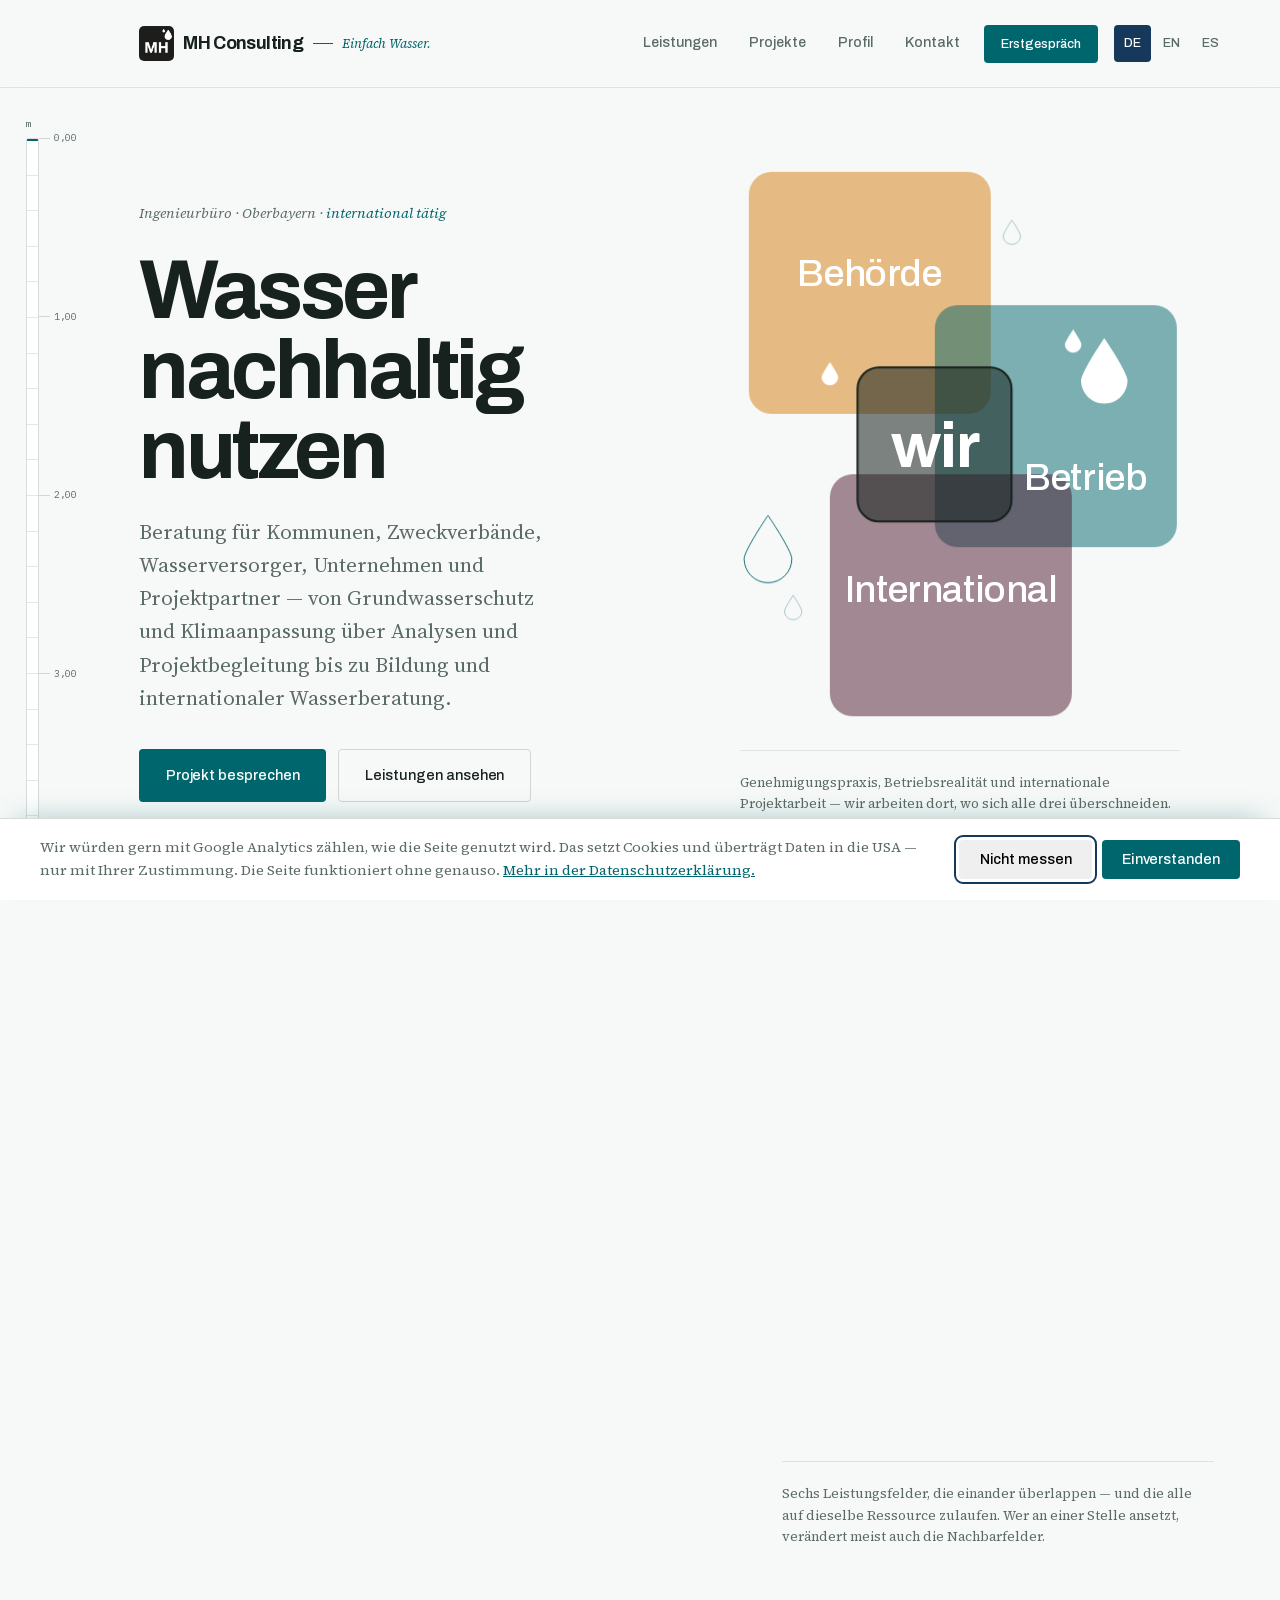
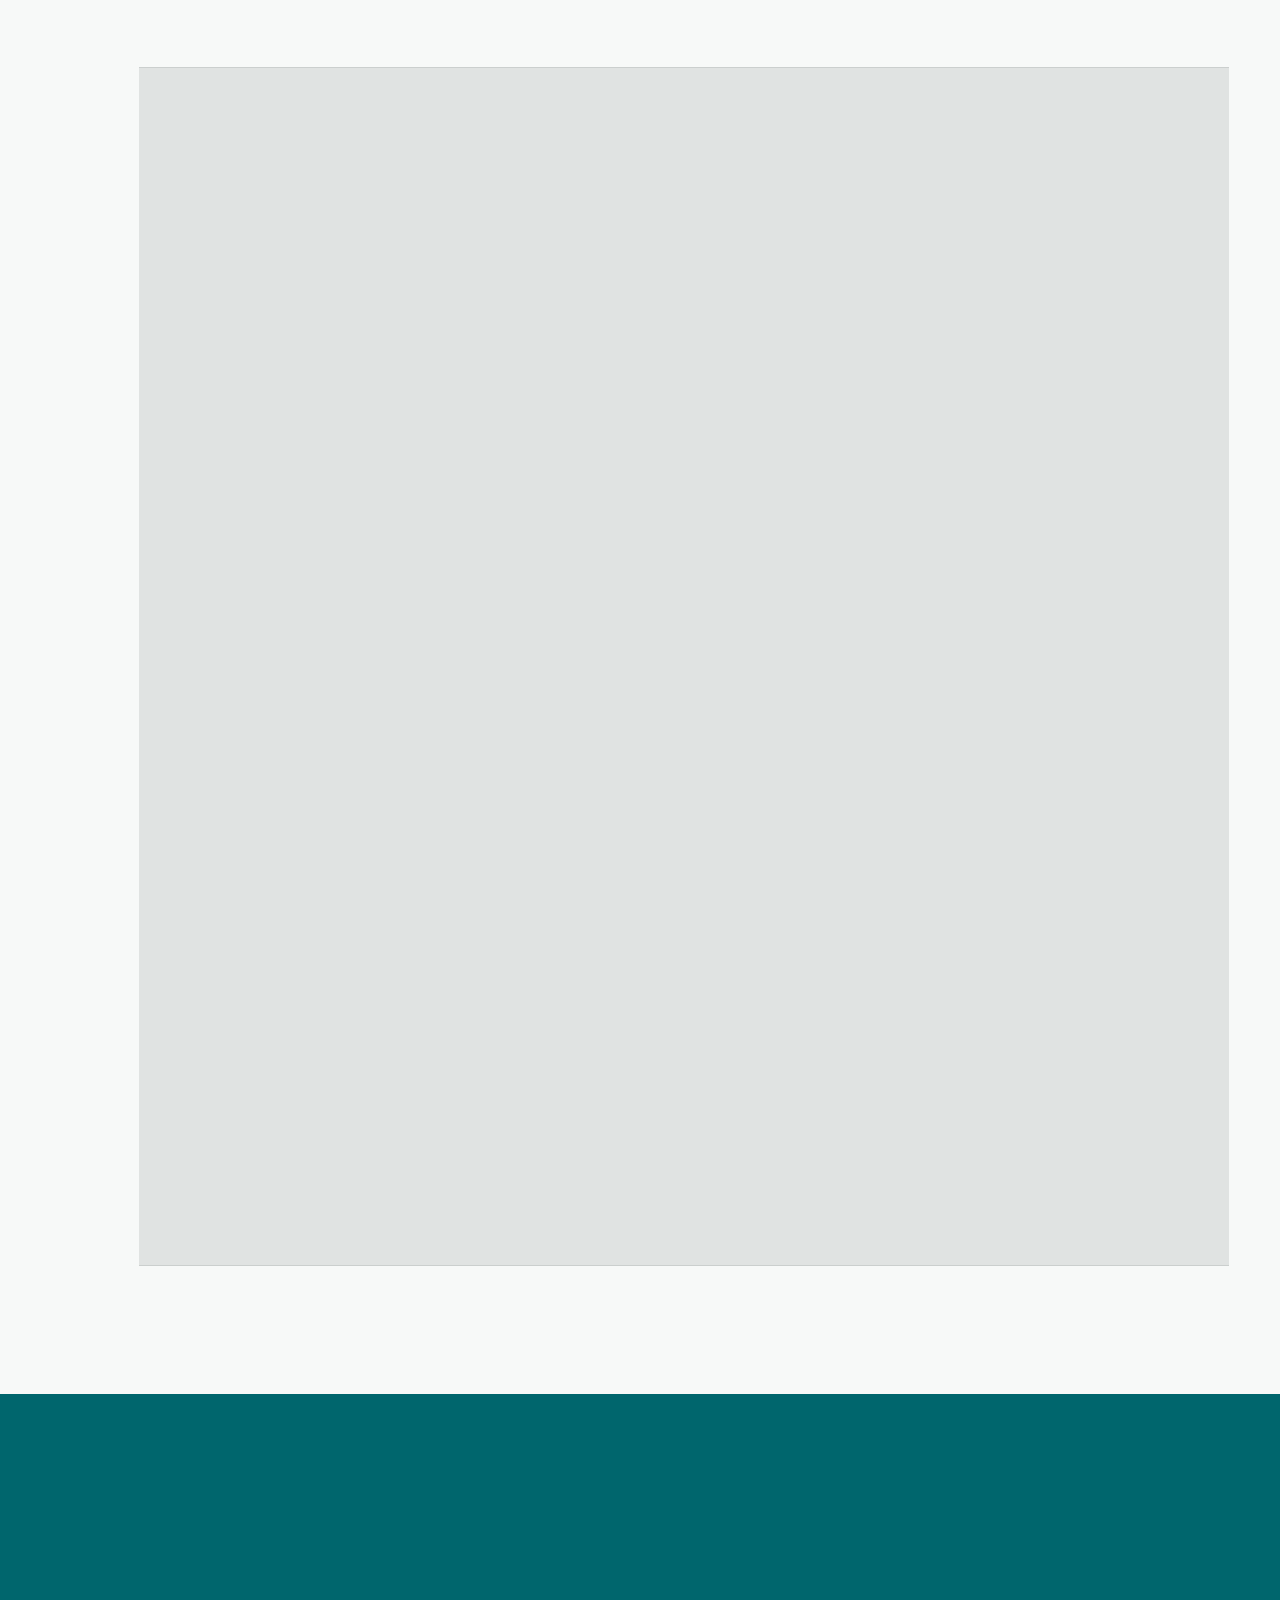
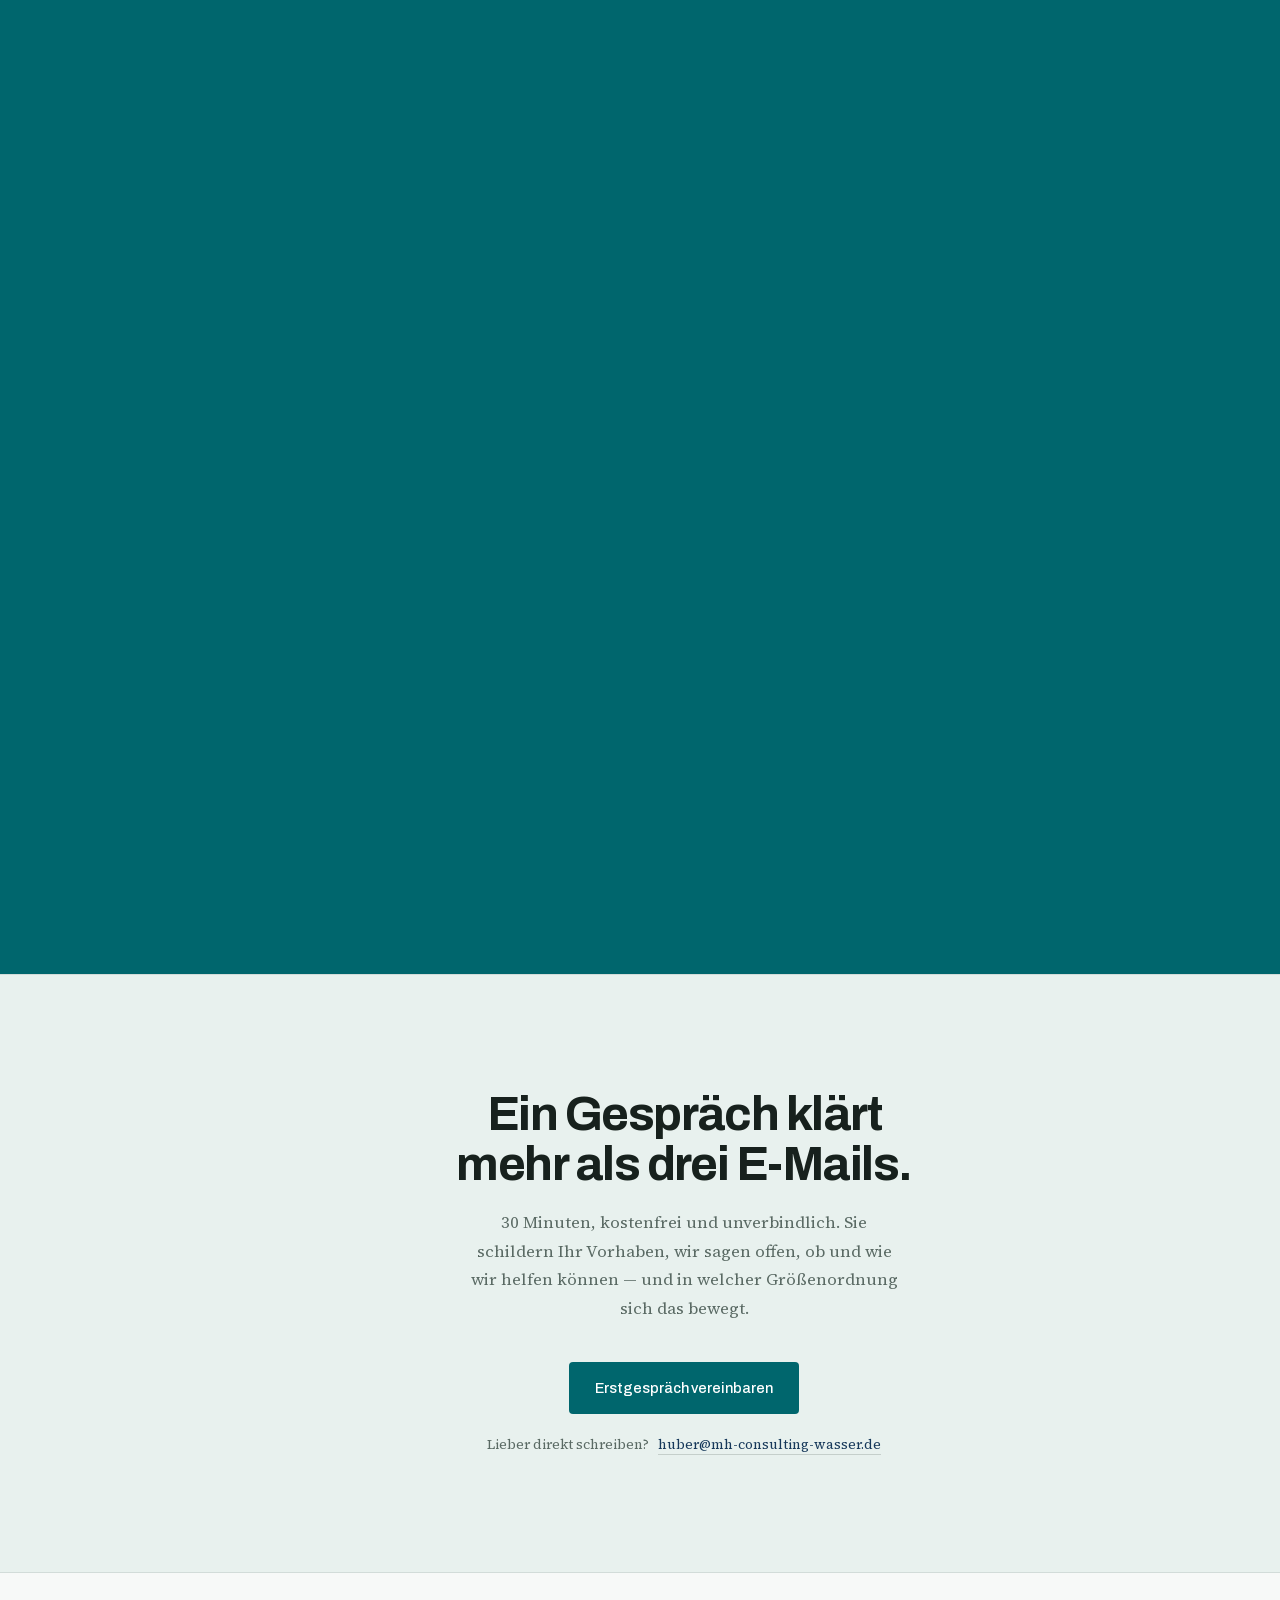
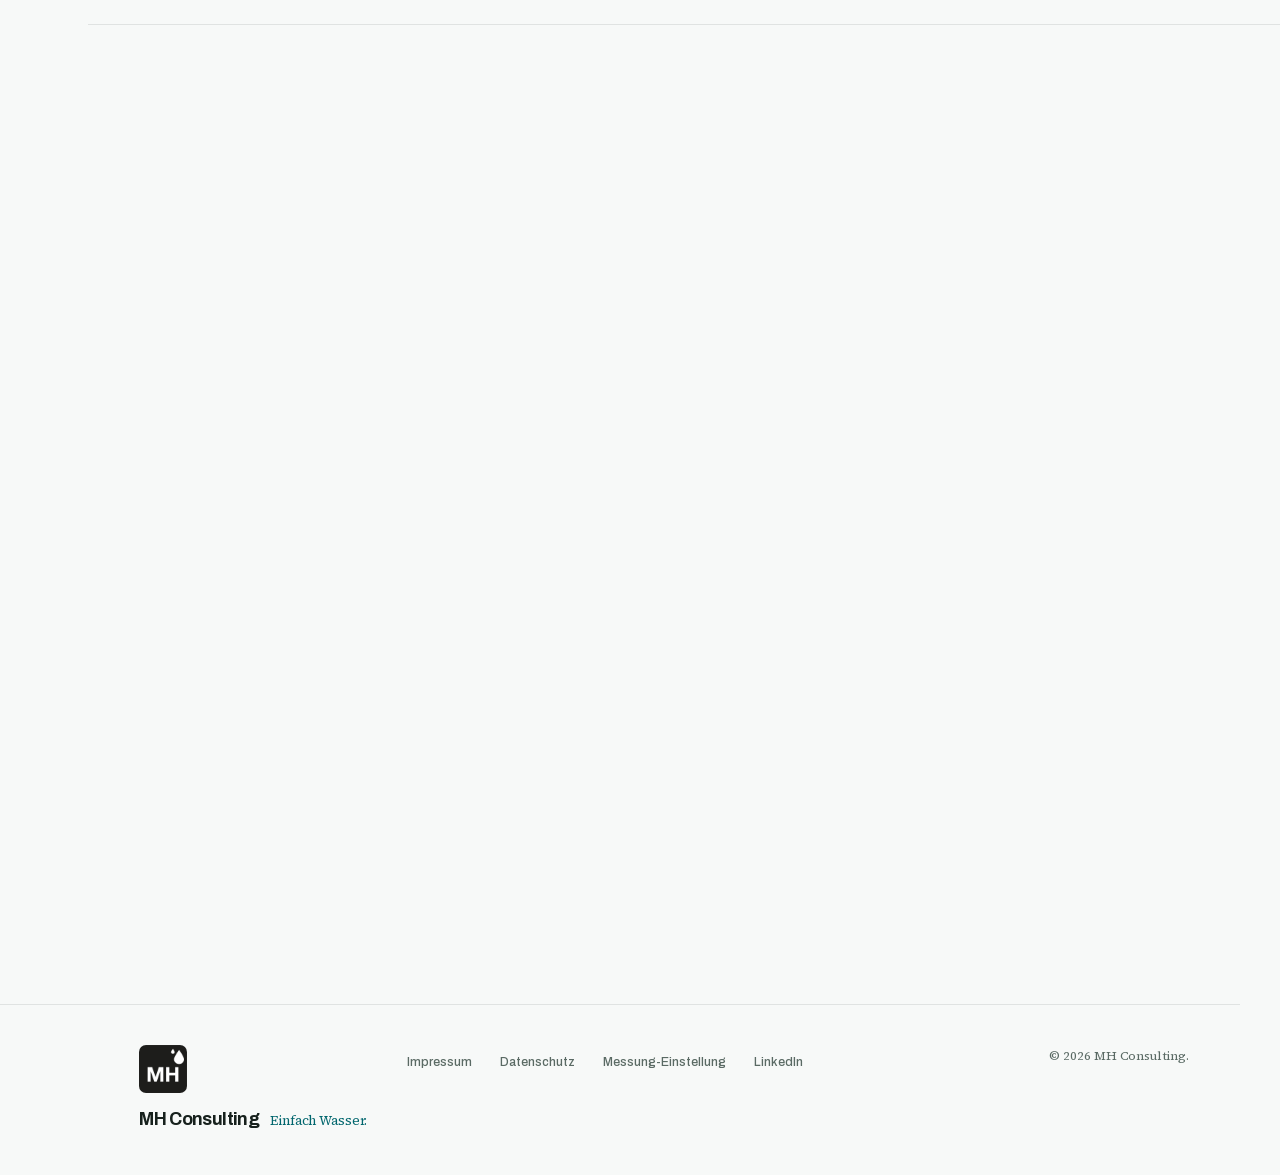
<file: index.html>
<!doctype html>
<html lang="de">
<head>
<meta charset="utf-8">
<meta name="viewport" content="width=device-width, initial-scale=1">
<title data-i18n="meta.title">MH Consulting — Ingenieurbüro für Wasser & Umwelt | Rosenheim</title>
<meta name="description" data-i18n-attr="content:meta.desc" content="Magdalena Huber, MH Consulting Rosenheim: Ingenieurbüro für Wasser und Umwelt — Grundwasserschutz, Wasserversorgung, Klimaanpassung, Analysen und Bildung.">
<!-- Sicherheitsvorgaben als Meta-Angabe. GitHub Pages erlaubt keine
     eigenen HTTP-Kopfzeilen, deshalb hier — wirkt für alles, was das
     Dokument selbst nachlädt.

     Die Liste ist so knapp, weil die Seite fast nichts von außen holt:
     Skripte, Stile, Schriften und Bilder kommen ausschließlich vom
     eigenen Server. Die beiden Google-Adressen stehen nur da, weil die
     Reichweitenmessung nach Zustimmung nachgeladen wird — ohne sie würde
     die eigene Vorgabe sie blockieren.

     `form-action 'none'`: Die Formulare senden nirgendwohin, sie bauen
     eine mailto-Adresse. `frame-ancestors 'none'` verhindert, dass die
     Seite in fremde Rahmen eingebettet wird (Clickjacking). -->
<meta http-equiv="Content-Security-Policy" content="
  default-src 'self';
  base-uri 'self';
  object-src 'none';
  frame-ancestors 'none';
  form-action 'none';
  img-src 'self' data:;
  font-src 'self';
  style-src 'self';
  script-src 'self' https://www.googletagmanager.com;
  connect-src 'self' https://www.google-analytics.com https://*.analytics.google.com https://*.googletagmanager.com;
  upgrade-insecure-requests">
<meta name="referrer" content="strict-origin-when-cross-origin">
<meta name="theme-color" content="#00666D">

<!-- Kanonische Adresse ist die .de-Fassung; mh-consulting-wasser.com
     leitet per 301 dorthin. Bei einem Wechsel siehe README, „Domain". -->
<link rel="canonical" href="https://mh-consulting-wasser.de/">
<link rel="alternate" hreflang="de" href="https://mh-consulting-wasser.de/">
<link rel="alternate" hreflang="en" href="https://mh-consulting-wasser.de/en/">
<link rel="alternate" hreflang="es" href="https://mh-consulting-wasser.de/es/">
<link rel="alternate" hreflang="x-default" href="https://mh-consulting-wasser.de/">

<meta property="og:type" content="website">
<meta property="og:site_name" content="MH Consulting">
<meta property="og:locale" content="de_DE">
<meta property="og:locale:alternate" content="en_GB">
<meta property="og:locale:alternate" content="es_ES">
<meta property="og:url" content="https://mh-consulting-wasser.de/">
<meta property="og:title" data-i18n-attr="content:meta.title" content="MH Consulting — Ingenieurbüro für Wasser & Umwelt | Rosenheim">
<meta property="og:description" data-i18n-attr="content:meta.desc" content="MH Consulting berät Kommunen, Wasserversorger und Unternehmen rund um die Ressource Wasser.">
<meta property="og:image" content="https://mh-consulting-wasser.de/assets/img/og.jpg">
<meta property="og:image:width" content="1200">
<meta property="og:image:height" content="630">
<meta property="og:image:alt" content="MH Consulting — Wasser nachhaltig nutzen">
<meta name="twitter:card" content="summary_large_image">

<!-- PLATZHALTER: Bestätigungs-Token der Google Search Console eintragen
     und dann diese Zeile aktivieren.
<meta name="google-site-verification" content="TOKEN-HIER-EINSETZEN"> -->
<link rel="preload" href="assets/fonts/archivo-700-normal-latin.woff2" as="font" type="font/woff2" crossorigin>
<link rel="preload" href="assets/fonts/source-serif-4-400-normal-latin.woff2" as="font" type="font/woff2" crossorigin>
<link rel="stylesheet" href="assets/fonts/fonts.css">
<link rel="stylesheet" href="assets/css/style.css">
<link rel="icon" href="assets/img/favicon-32.png" sizes="32x32">
<link rel="icon" href="assets/img/favicon-16.png" sizes="16x16">
<link rel="apple-touch-icon" href="assets/img/apple-touch-icon.png">
<link rel="manifest" href="site.webmanifest">

<script type="application/ld+json">
{
  "@context": "https://schema.org",
  "@graph": [
    {
      "@type": "ProfessionalService",
      "@id": "https://mh-consulting-wasser.de/#organisation",
      "name": "MH Consulting",
      "description": "Beratung rund um die Ressource Wasser: Grundwasserschutz und Wasserversorgung, Klimaanpassung, Analysen und Fachkonzepte, Projektbegleitung, Bildung sowie internationale Wasserberatung.",
      "url": "https://mh-consulting-wasser.de/",
      "email": "huber@mh-consulting-wasser.de",
      "image": "https://mh-consulting-wasser.de/assets/img/og.jpg",
      "logo": "https://mh-consulting-wasser.de/assets/img/logo.png",
      "founder": {
        "@id": "https://mh-consulting-wasser.de/#magdalena-huber"
      },
      "knowsLanguage": [
        "de",
        "en",
        "es"
      ],
      "areaServed": [
        {
          "@type": "City",
          "name": "Rosenheim"
        },
        {
          "@type": "AdministrativeArea",
          "name": "Oberbayern"
        },
        {
          "@type": "State",
          "name": "Bayern"
        },
        {
          "@type": "Country",
          "name": "Deutschland"
        },
        {
          "@type": "Place",
          "name": "Lateinamerika"
        }
      ],
      "contactPoint": {
        "@type": "ContactPoint",
        "contactType": "Kundenkontakt",
        "telephone": "+49 160 96672854",
        "email": "huber@mh-consulting-wasser.de",
        "availableLanguage": [
          "de",
          "en",
          "es"
        ]
      },
      "knowsAbout": [
        "Grundwasserschutz",
        "Wasserschutzgebiete",
        "Trinkwasserversorgung",
        "Hydrologische Auswertung",
        "Wasserrechtliche Verfahren",
        "Gutachten und Stellungnahmen",
        "Klimaanpassung",
        "Regenwassermanagement",
        "Wasserwiederverwendung",
        "Renaturierung",
        "Netzanalyse",
        "Wasserverluste",
        "Monitoring",
        "Machbarkeitsbewertung",
        "Fachkonzepte",
        "GIS-Analysen",
        "Fördermittelberatung",
        "Förderanträge",
        "Umweltbildung",
        "Technologietransfer",
        "Entwicklungszusammenarbeit",
        "WASH"
      ],
      "geo": {
        "@type": "GeoCoordinates",
        "latitude": 47.8561,
        "longitude": 12.1289
      },
      "telephone": "+49 160 96672854",
      "address": {
        "@type": "PostalAddress",
        "streetAddress": "Illerstraße 24a",
        "postalCode": "83022",
        "addressLocality": "Rosenheim",
        "addressRegion": "Bayern",
        "addressCountry": "DE"
      },
      "hasOfferCatalog": {
        "@type": "OfferCatalog",
        "name": "Leistungen",
        "itemListElement": [
          {
            "@type": "Offer",
            "itemOffered": {
              "@type": "Service",
              "name": "Grundwasserschutz & Wasserversorgung"
            }
          },
          {
            "@type": "Offer",
            "itemOffered": {
              "@type": "Service",
              "name": "Klimaanpassung & nachhaltiges Wassermanagement"
            }
          },
          {
            "@type": "Offer",
            "itemOffered": {
              "@type": "Service",
              "name": "Analysen, Fachkonzepte & technische Bewertung"
            }
          },
          {
            "@type": "Offer",
            "itemOffered": {
              "@type": "Service",
              "name": "Projektbegleitung, Beratung & Wissenstransfer"
            }
          },
          {
            "@type": "Offer",
            "itemOffered": {
              "@type": "Service",
              "name": "Bildung, Workshops & Wissenstransfer"
            }
          },
          {
            "@type": "Offer",
            "itemOffered": {
              "@type": "Service",
              "name": "Internationale Wasserberatung & Technologietransfer"
            }
          }
        ]
      },
      "employee": {
        "@id": "https://mh-consulting-wasser.de/#magdalena-huber"
      }
    },
    {
      "@type": "Person",
      "@id": "https://mh-consulting-wasser.de/#magdalena-huber",
      "name": "Magdalena Huber",
      "givenName": "Magdalena",
      "familyName": "Huber",
      "jobTitle": "M.Sc. Umweltingenieurwesen",
      "description": "Magdalena Huber ist Umweltingenieurin und Inhaberin von MH Consulting in Rosenheim. Sie berät Kommunen, Zweckverbände und Wasserversorger zu Grundwasserschutz, Wasserversorgung, Klimaanpassung und internationaler Wasserberatung.",
      "image": "https://mh-consulting-wasser.de/assets/img/portrait.jpg",
      "url": "https://mh-consulting-wasser.de/#profil",
      "worksFor": {
        "@id": "https://mh-consulting-wasser.de/#organisation"
      },
      "knowsLanguage": [
        "de",
        "en",
        "es"
      ],
      "address": {
        "@type": "PostalAddress",
        "streetAddress": "Illerstraße 24a",
        "postalCode": "83022",
        "addressLocality": "Rosenheim",
        "addressRegion": "Bayern",
        "addressCountry": "DE"
      },
      "alumniOf": [
        {
          "@type": "CollegeOrUniversity",
          "name": "Chalmers University of Technology, Göteborg"
        },
        {
          "@type": "CollegeOrUniversity",
          "name": "Technische Universität Braunschweig"
        }
      ],
      "sameAs": [
        "https://www.linkedin.com/in/magdalenahuber/"
      ],
      "knowsAbout": [
        "Grundwasserschutz",
        "Wasserschutzgebiete",
        "Trinkwasserversorgung",
        "Hydrologische Auswertung",
        "Wasserrechtliche Verfahren",
        "Gutachten und Stellungnahmen",
        "Klimaanpassung",
        "Regenwassermanagement",
        "Wasserwiederverwendung",
        "Renaturierung",
        "Netzanalyse",
        "Wasserverluste",
        "Monitoring",
        "Machbarkeitsbewertung",
        "Fachkonzepte",
        "GIS-Analysen",
        "Fördermittelberatung",
        "Förderanträge",
        "Umweltbildung",
        "Technologietransfer",
        "Entwicklungszusammenarbeit",
        "WASH"
      ]
    }
  ]
}
</script>
</head>
<body>

<a class="skiplink" href="#main" data-i18n="nav.skip">Zum Inhalt springen</a>

<!-- Signature: Pegel (gauge staff) — scroll position as water level -->
<div class="gauge" aria-hidden="true">
  <span class="gauge__unit">m</span>
  <div class="gauge__staff"><span class="gauge__level"></span></div>
  <ol class="gauge__marks">
    <li data-mark="0,00"></li><li data-mark="1,00"></li><li data-mark="2,00"></li>
    <li data-mark="3,00"></li><li data-mark="4,00"></li>
  </ol>
</div>

<div id="top"></div>

<header class="masthead">
  <a class="wordmark" href="#top">
    <!-- Die minimale Bildmarke trägt keine Schrift mehr — nur „MH" und die
         Tropfen. Den Namen trägt die Schrift daneben, das Zeichen bleibt
         damit auch bei 34 px eindeutig. -->
    <img class="wordmark__mark" src="assets/img/logo.png" alt="" aria-hidden="true"
         width="1024" height="1024" decoding="async">
    <span class="wordmark__name">MH Consulting</span>
    <span class="wordmark__rule" aria-hidden="true"></span>
    <span class="wordmark__sub" data-i18n="brand.claim">Einfach Wasser.</span>
  </a>

  <nav class="nav" id="nav" aria-label="Hauptnavigation" data-i18n-attr="aria-label:nav.label">
    <a href="#leistungen" data-i18n="nav.services">Leistungen</a>
    <a href="#projekte" data-i18n="nav.projects">Projekte</a>
    <a href="#profil" data-i18n="nav.about">Profil</a>
    <a href="#kontakt" data-i18n="nav.contact">Kontakt</a>
  </nav>

  <div class="masthead__tools">
    <a class="cta-mini" href="#kontakt" data-opens-talk data-i18n="cta.mini">Erstgespräch</a>
    <div class="lang" role="group" aria-label="Sprache" data-i18n-attr="aria-label:nav.lang">
      <a href="./" hreflang="de" aria-current="true">DE</a>
      <a href="en/" hreflang="en">EN</a>
      <a href="es/" hreflang="es">ES</a>
    </div>
    <button class="burger" id="burger" aria-expanded="false" aria-controls="nav" aria-label="Menü" data-i18n-attr="aria-label:nav.menu">
      <span></span><span></span>
    </button>
  </div>
</header>

<main id="main">

  <!-- ── HERO ───────────────────────────────────────────── -->
  <section class="hero">
    <div class="hero__text">
      <p class="eyebrow" data-i18n-html="hero.eyebrow">Ingenieurbüro · Oberbayern · <span class="eyebrow__intl">international tätig</span></p>
      <h1 data-i18n-html="hero.h1">Wasser <br>nachhaltig <br>nutzen</h1>
      <p class="standfirst" data-i18n="hero.lede">Beratung für Kommunen, Zweckverbände, Wasserversorger, Unternehmen und Projektpartner — von Grundwasserschutz und Klimaanpassung über Analysen und Projektbegleitung bis zu Bildung und internationaler Wasserberatung.</p>
      <div class="actions">
        <a class="btn btn--solid" href="#kontakt" data-opens-write data-i18n="hero.cta1">Projekt besprechen</a>
        <a class="btn btn--ghost" href="#leistungen" data-i18n="hero.cta2">Leistungen ansehen</a>
      </div>
    </div>

    <figure class="venn venn--work">
      <!-- Die von der Auftraggeberin gestaltete Fassung, aus der PNG-Vorlage
           als Inline-SVG nachgebaut (Geometrie 1:1 vermessen: drei gleich
           große Felder von 385 Einheiten, Radius 36).

           Gegenüber der Bilddatei gewinnt diese Fassung dreierlei: Die
           Beschriftungen werden mitübersetzt (`venn1.a`–`venn1.c`), sie
           erben die Hausschrift statt sie einzubacken, und die Felder
           lassen sich einzeln animieren — die Einblend-Regeln für
           `.venn__c--1/2/3` liegen im Stylesheet bereits vor.

           Die Schrift steht bewusst in --ink und nicht in Weiß: Bei 50 %
           Deckkraft der Flächen erreicht Weiß nur 1,8:1 (Behörde) bzw.
           2,4:1 (Betrieb) und ist damit unlesbar. --ink liegt bei 9,3:1
           bzw. 6,8:1. -->
      <svg viewBox="190 55 700 890" role="img" aria-labelledby="v1t v1d">
        <title id="v1t" data-i18n="venn1.title">Behörde, Betrieb und internationale Projektarbeit</title>
        <desc id="v1d" data-i18n="venn1.desc">Venn-Diagramm mit drei Mengen — Behörde, Betrieb und internationale Zusammenarbeit. Die gemeinsame Schnittmenge ist als Arbeitsfeld hervorgehoben.</desc>

        <defs>
          <!-- Ein Tropfen, sechsmal verwendet. Kastenmaß 72 × 104. -->
          <symbol id="drop" viewBox="0 0 72 104">
            <path d="M36 4C36 4 70 54 70 66C70 84.8 54.8 100 36 100C17.2 100 2 84.8 2 66C2 54 36 4 36 4Z"/>
          </symbol>
        </defs>

        <g class="venn__sets">
          <rect class="venn__c venn__c--1" x="204" y="66"  width="385" height="385" rx="36"/>
          <rect class="venn__c venn__c--2" x="500" y="278" width="385" height="385" rx="36"/>
          <rect class="venn__c venn__c--3" x="333" y="547" width="385" height="385" rx="36"/>
        </g>

        <!-- Tropfen: die weißen liegen auf den Flächen, die offenen daneben. -->
        <g class="venn__drops" aria-hidden="true">
          <use class="venn__drop venn__drop--fill" href="#drop" x="319" y="367" width="28" height="40"/>
          <use class="venn__drop venn__drop--fill" href="#drop" x="706" y="315" width="28" height="40"/>
          <use class="venn__drop venn__drop--fill" href="#drop" x="730" y="326" width="79" height="113"/>
          <use class="venn__drop venn__drop--line" href="#drop" x="608" y="141" width="29" height="42"/>
          <use class="venn__drop venn__drop--line" href="#drop" x="194" y="608" width="81" height="116"/>
          <use class="venn__drop venn__drop--line" href="#drop" x="260" y="738" width="29" height="42"/>
        </g>

        <g class="venn__labels">
          <text x="396" y="248" data-i18n="venn1.a">Behörde</text>
          <text x="740" y="572" data-i18n="venn1.b">Betrieb</text>
          <text x="526" y="750" data-i18n="venn1.c">International</text>
        </g>

        <g class="venn__core">
          <rect class="venn__chip" x="377" y="377" width="245" height="245" rx="34"/>
          <text x="500" y="536" data-i18n="venn1.core">wir</text>
        </g>
      </svg>
      <figcaption data-i18n="venn1.cap">Genehmigungspraxis, Betriebsrealität und internationale Projektarbeit — wir arbeiten dort, wo sich alle drei überschneiden.</figcaption>
    </figure>

  </section>

  <!-- ── LEISTUNGEN ─────────────────────────────────────── -->
  <section id="leistungen" class="band">
    <div class="band__split">
      <div class="band__head">
        <h2 data-i18n="svc.h2">Sechs Felder, eine Ressource</h2>
        <p class="band__lede" data-i18n="svc.lede">MH Consulting unterstützt Kommunen, Wasserversorger, Unternehmen und Projektpartner bei der Entwicklung nachhaltiger, klimaangepasster und praxistauglicher Lösungen rund um die Ressource Wasser.</p>
      </div>

      <figure class="venn venn--sm venn--ring" tabindex="-1">
      <svg viewBox="54 34 452 492" role="img" aria-labelledby="v2t v2d">
        <title id="v2t" data-i18n="venn2.title">Sechs Leistungsfelder rund um die Ressource Wasser</title>
        <desc id="v2d" data-i18n="venn2.desc">Sechs überlappende Kreise im Ring — Grundwasserschutz, Klimaanpassung, Analysen, Projektbegleitung, Bildung und internationale Beratung. In der Mitte steht die gemeinsame Ressource Wasser.</desc>
        <g class="venn__sets">
          <circle class="venn__c venn__c--r1" data-service="1" cx="280" cy="132" r="88"/>
          <circle class="venn__c venn__c--r2" data-service="2" cx="408" cy="206" r="88"/>
          <circle class="venn__c venn__c--r3" data-service="3" cx="408" cy="354" r="88"/>
          <circle class="venn__c venn__c--r4" data-service="4" cx="280" cy="428" r="88"/>
          <circle class="venn__c venn__c--r5" data-service="5" cx="152" cy="354" r="88"/>
          <circle class="venn__c venn__c--r6" data-service="6" cx="152" cy="206" r="88"/>
        </g>
        <g class="venn__labels">
          <text x="280" y="139" data-service="1" data-i18n="venn2.a">Grundwasser</text>
          <text x="408" y="213" data-service="2" data-i18n="venn2.b">Klima</text>
          <text x="408" y="361" data-service="3" data-i18n="venn2.c">Analysen</text>
          <text x="280" y="435" data-service="4" data-i18n="venn2.d">Projekte</text>
          <text x="152" y="361" data-service="5" data-i18n="venn2.e">Bildung</text>
          <text x="152" y="213" data-service="6" data-i18n="venn2.f">International</text>
        </g>
        <g class="venn__core">
          <text x="280" y="289" data-i18n="venn2.core1">Wasser</text>
        </g>
      </svg>
        <figcaption data-i18n="venn2.cap">Sechs Leistungsfelder, die einander überlappen — und die alle auf dieselbe Ressource zulaufen. Wer an einer Stelle ansetzt, verändert meist auch die Nachbarfelder.</figcaption>
      </figure>
    </div>

    <ul class="cards">
      <li class="card">
        <span class="card__tick" aria-hidden="true"></span>
        <h3 data-i18n="svc.1t">Grundwasserschutz &amp; Wasserversorgung</h3>
        <p data-i18n="svc.1d">Sichere Wasserversorgung beginnt beim Schutz der Ressource. Ich unterstütze bei wasserwirtschaftlichen Fragestellungen von der hydrologischen Auswertung über die fachliche Bewertung bis zur Begleitung wasserrechtlicher Verfahren — einschließlich Gutachten und Stellungnahmen im Genehmigungsverfahren.</p>
        <ul class="tags">
          <li data-i18n="svc.1a">Grundwasserschutz</li><li data-i18n="svc.1b">Wasserschutzgebiete</li><li data-i18n="svc.1c">Trinkwasserversorgung</li>
        </ul>
        <button class="card__more" type="button" data-service="1" data-topic="grundwasser">
          <span data-i18n="svc.more">Details ansehen</span>
        </button>
      </li>
      <li class="card">
        <span class="card__tick" aria-hidden="true"></span>
        <h3 data-i18n="svc.2t">Klimaanpassung &amp; nachhaltiges Wassermanagement</h3>
        <p data-i18n="svc.2d">Trockenperioden, Starkregen und steigender Nutzungsdruck erfordern einen neuen Umgang mit Wasser. Gemeinsam werden Maßnahmen entwickelt, die Wasser effizienter nutzen und Systeme widerstandsfähiger machen — vom Regenwassermanagement bis zur Renaturierung von Gewässern.</p>
        <ul class="tags">
          <li data-i18n="svc.2a">Wassereinsparung</li><li data-i18n="svc.2b">Regenwassermanagement</li><li data-i18n="svc.2c">Wasserwiederverwendung</li>
        </ul>
        <button class="card__more" type="button" data-service="2" data-topic="klima">
          <span data-i18n="svc.more">Details ansehen</span>
        </button>
      </li>
      <li class="card">
        <span class="card__tick" aria-hidden="true"></span>
        <h3 data-i18n="svc.3t">Analysen, Fachkonzepte &amp; technische Bewertung</h3>
        <p data-i18n="svc.3d">Nicht jede technisch mögliche Lösung ist auch langfristig sinnvoll. MH Consulting unterstützt dabei, unterschiedliche Optionen strukturiert zu vergleichen und fundierte Entscheidungen zu treffen — von der Netzanalyse und der Bewertung von Wasserverlusten bis zum Aufbau eines belastbaren Monitorings.</p>
        <ul class="tags">
          <li data-i18n="svc.3a">Machbarkeitsbewertung</li><li data-i18n="svc.3b">Fachkonzepte</li><li data-i18n="svc.3c">GIS-Analysen</li>
        </ul>
        <button class="card__more" type="button" data-service="3" data-topic="analysen">
          <span data-i18n="svc.more">Details ansehen</span>
        </button>
      </li>
      <li class="card">
        <span class="card__tick" aria-hidden="true"></span>
        <h3 data-i18n="svc.4t">Projektbegleitung, Beratung &amp; Wissenstransfer</h3>
        <p data-i18n="svc.4d">Von einer guten Idee bis zur Umsetzung müssen viele Beteiligte zusammengebracht werden. Ich unterstütze Projekte fachlich, organisatorisch und an den Schnittstellen zwischen Technik, Verwaltung und Betrieb — einschließlich der Suche nach passenden Fördermitteln und der Vorbereitung von Förderanträgen.</p>
        <ul class="tags">
          <li data-i18n="svc.4a">Projektleitung</li><li data-i18n="svc.4b">Koordination</li><li data-i18n="svc.4c">Dokumentation</li>
        </ul>
        <button class="card__more" type="button" data-service="4" data-topic="projekt">
          <span data-i18n="svc.more">Details ansehen</span>
        </button>
      </li>
      <li class="card">
        <span class="card__tick" aria-hidden="true"></span>
        <h3 data-i18n="svc.5t">Bildung, Workshops &amp; Wissenstransfer</h3>
        <p data-i18n="svc.5d">Wissen schafft die Grundlage für nachhaltige Veränderungen. Deshalb vermittelt MH Consulting wasserwirtschaftliche und klimabezogene Themen praxisnah, verständlich und zielgruppengerecht – vom Fachworkshop bis zur Umweltbildung.</p>
        <ul class="tags">
          <li data-i18n="svc.5a">Fachschulungen</li><li data-i18n="svc.5b">Weiterbildung</li><li data-i18n="svc.5c">Umweltbildung</li>
        </ul>
        <button class="card__more" type="button" data-service="5" data-topic="bildung">
          <span data-i18n="svc.more">Details ansehen</span>
        </button>
      </li>
      <li class="card">
        <span class="card__tick" aria-hidden="true"></span>
        <h3 data-i18n="svc.6t">Internationale Wasserberatung &amp; Technologietransfer</h3>
        <p data-i18n="svc.6d">Wasserwirtschaftliche Lösungen lassen sich nicht eins zu eins von einem Land auf ein anderes übertragen. Entscheidend ist, ob eine Technologie unter den jeweiligen lokalen Bedingungen tatsächlich funktioniert und langfristig betrieben werden kann — etwa in WASH-Vorhaben der Entwicklungszusammenarbeit.</p>
        <ul class="tags">
          <li data-i18n="svc.6a">Entwicklungszusammenarbeit</li><li data-i18n="svc.6b">Technologietransfer</li><li data-i18n="svc.6c">Lateinamerika</li>
        </ul>
        <button class="card__more" type="button" data-service="6" data-topic="international">
          <span data-i18n="svc.more">Details ansehen</span>
        </button>
      </li>
    </ul>
  </section>

  <!-- ── PROJEKTE ───────────────────────────────────────── -->
  <!-- data-nosnippet: solange hier Platzhalter stehen, darf Google den
     Abschnitt nicht als Suchergebnis-Textausschnitt verwenden.
     ENTFERNEN, sobald echte Referenzen eingetragen sind. -->
  <section id="projekte" class="band band--dark" data-nosnippet>
    <div class="band__head band__head--center">
      <h2 data-i18n="prj.h2">Ausgewählte Referenzen</h2>
      <p class="band__lede" data-i18n="prj.lede">[PLATZHALTER — Einleitungssatz ergänzen, sobald echte Referenzen feststehen.]</p>
    </div>

    <ol class="cases">
      <li class="case">
        <div class="case__meta">
          <span class="case__year" data-i18n="prj.year">[Zeitraum]</span>
          <span class="case__place" data-i18n="prj.1p">[Ort, Land]</span>
        </div>
        <div class="case__body">
          <h3 data-i18n="prj.1t">[Referenz 1 — z. B. Grundwasserschutz oder Wasserversorgung]</h3>
          <p data-i18n="prj.1d">[Zwei bis drei Sätze: Ausgangslage, Aufgabe, Ergebnis. Was war die Frage, was wurde gemacht, was kam dabei heraus?]</p>
        </div>
        <dl class="case__figs">
          <div><dt data-i18n="prj.1k1">[Kennzahl]</dt><dd data-i18n="prj.val">[Wert]</dd></div>
          <div><dt data-i18n="prj.1k2">[Kennzahl]</dt><dd data-i18n="prj.val">[Wert]</dd></div>
        </dl>
      </li>

      <li class="case">
        <div class="case__meta">
          <span class="case__year" data-i18n="prj.year">[Zeitraum]</span>
          <span class="case__place" data-i18n="prj.2p">[Ort, Land]</span>
        </div>
        <div class="case__body">
          <h3 data-i18n="prj.2t">[Referenz 2 — z. B. Klimaanpassung oder nachhaltiges Wassermanagement]</h3>
          <p data-i18n="prj.2d">[Zwei bis drei Sätze: Ausgangslage, Aufgabe, Ergebnis.]</p>
        </div>
        <dl class="case__figs">
          <div><dt data-i18n="prj.2k1">[Kennzahl]</dt><dd data-i18n="prj.val">[Wert]</dd></div>
          <div><dt data-i18n="prj.2k2">[Kennzahl]</dt><dd data-i18n="prj.val">[Wert]</dd></div>
        </dl>
      </li>

      <li class="case">
        <div class="case__meta">
          <span class="case__year" data-i18n="prj.year">[Zeitraum]</span>
          <span class="case__place" data-i18n="prj.3p">[Ort, Land]</span>
        </div>
        <div class="case__body">
          <h3 data-i18n="prj.3t">[Referenz 3 — z. B. Analyse, Fachkonzept oder Projektbegleitung]</h3>
          <p data-i18n="prj.3d">[Zwei bis drei Sätze: Ausgangslage, Aufgabe, Ergebnis.]</p>
        </div>
        <dl class="case__figs">
          <div><dt data-i18n="prj.3k1">[Kennzahl]</dt><dd data-i18n="prj.val">[Wert]</dd></div>
          <div><dt data-i18n="prj.3k2">[Kennzahl]</dt><dd data-i18n="prj.val">[Wert]</dd></div>
        </dl>
      </li>

      <li class="case">
        <div class="case__meta">
          <span class="case__year" data-i18n="prj.year">[Zeitraum]</span>
          <span class="case__place" data-i18n="prj.4p">[Ort, Land]</span>
        </div>
        <div class="case__body">
          <h3 data-i18n="prj.4t">[Referenz 4 — z. B. Bildung oder internationale Wasserberatung]</h3>
          <p data-i18n="prj.4d">[Zwei bis drei Sätze: Ausgangslage, Aufgabe, Ergebnis.]</p>
        </div>
        <dl class="case__figs">
          <div><dt data-i18n="prj.4k1">[Kennzahl]</dt><dd data-i18n="prj.val">[Wert]</dd></div>
          <div><dt data-i18n="prj.4k2">[Kennzahl]</dt><dd data-i18n="prj.val">[Wert]</dd></div>
        </dl>
      </li>
    </ol>

    <p class="disclaimer" data-i18n="prj.note">[PLATZHALTER — dies sind leere Vorlagen, keine echten Projekte. Vor der Veröffentlichung durch tatsächliche Referenzen ersetzen und die Freigabe der Auftraggeber einholen. Wird die Sektion nicht gebraucht, kann sie samt Navigationspunkt entfernt werden.]</p>
  </section>

  <!-- ── CALL TO ACTION ─────────────────────────────────── -->
  <section class="cta" aria-labelledby="cta-h">
    <div class="cta__inner">
      <h2 id="cta-h" data-i18n="cta.h2">Ein Gespräch klärt mehr als drei E-Mails.</h2>
      <p class="cta__lede" data-i18n="cta.lede">30 Minuten, kostenfrei und unverbindlich. Sie schildern Ihr Vorhaben, wir sagen offen, ob und wie wir helfen können — und in welcher Größenordnung sich das bewegt.</p>
      <div class="cta__actions">
        <a class="btn btn--solid" href="#kontakt" data-opens-talk data-i18n="cta.btn">Erstgespräch vereinbaren</a>
        <p class="cta__alt">
          <span data-i18n="cta.alt">Lieber direkt schreiben?</span>
          <a href="mailto:huber@mh-consulting-wasser.de" data-i18n="ph.mail">huber@mh-consulting-wasser.de</a>
        </p>
      </div>
    </div>
  </section>

  <!-- ── PROFIL / TEAM ──────────────────────────────────── -->
  <section id="profil" class="band">
    <div class="band__head">
      <h2 data-i18n="abt.h2">Wer hier arbeitet</h2>
    </div>

    <div class="profile">
      <figure class="profile__portrait">
        <img class="portrait" src="assets/img/portrait.jpg" width="490" height="764"
             alt="Porträtfoto von Magdalena Huber mit Schutzhelm auf einer Wasseranlage"
             data-i18n-attr="alt:abt.photoAlt" loading="lazy" decoding="async">
        <figcaption>
          <b data-i18n="abt.name">Magdalena Huber</b>
          <span data-i18n="abt.role">M.Sc. Umweltingenieurwesen · Inhaberin</span>
        </figcaption>
      </figure>

      <div class="profile__text">
        <p class="lead" data-i18n="abt.p1">Nach zehn Jahren zwischen Behörde, Stadtwerk und internationaler Zusammenarbeit gilt hier ein einfacher Grundsatz: Ein Konzept taugt nur so viel wie die Daten darunter — und wie die Menschen, die es später betreiben.</p>
        <p data-i18n="abt.p2">Die Arbeit umfasst wasserrechtliche Verfahren und Gewässerentwicklung beim Wasserwirtschaftsamt, den operativen Betrieb der Wasserversorgung bei einem kommunalen Versorger sowie drei Jahre technische Beratung in Peru. Diese Kombination aus Genehmigungspraxis, Betriebsrealität und Projektarbeit im internationalen Kontext prägt jedes Mandat.</p>

        <h3 class="subhead" data-i18n="abt.exp">Stationen</h3>
        <ol class="track">
          <li><span class="track__yr" data-i18n="abt.t0y">seit 2026</span><b data-i18n="abt.t0t">MH Consulting, Rosenheim</b><em data-i18n="abt.t0d">Ingenieurbüro für Wasser und Umwelt — Gründung und Leitung</em></li>
          <li><span class="track__yr">2023 – 2025</span><b data-i18n="abt.t1t">Wasserwirtschaftsamt Rosenheim</b><em data-i18n="abt.t1d">Umweltingenieurwesen — Gewässer, Verfahren, Hochwasserschutz</em></li>
          <li><span class="track__yr">2022 – 2023</span><b data-i18n="abt.t2t">Stadtwerke Böhmetal GmbH</b><em data-i18n="abt.t2d">Betriebsingenieurwesen — Versorgungsnetze und Anlagen</em></li>
          <li><span class="track__yr">2018 – 2022</span><b data-i18n="abt.t3t">GIZ GmbH — Perú und Eschborn</b><em data-i18n="abt.t3d">Wasser und Sanitärversorgung — drei Jahre technische Beratung in Lima, zuvor SuSanA-Sekretariat</em></li>
        </ol>

        <h3 class="subhead" data-i18n="abt.edu">Ausbildung</h3>
        <ol class="track">
          <li><span class="track__yr">2016 – 2018</span><b data-i18n="abt.e1t">Chalmers University of Technology, Göteborg</b><em data-i18n="abt.e1d">M.Sc. Infrastructure and Environmental Engineering</em></li>
          <li><span class="track__yr">2012 – 2016</span><b data-i18n="abt.e2t">TU Braunschweig</b><em data-i18n="abt.e2d">B.Sc. Umweltingenieurwesen</em></li>
        </ol>

        <h3 class="subhead" data-i18n="abt.lang">Arbeitssprachen</h3>
        <ul class="langs">
          <li><b>Deutsch</b><span data-i18n="abt.l1">Muttersprache</span></li>
          <li><b>English</b><span data-i18n="abt.l2">C1 — verhandlungssicher</span></li>
          <li><b>Español</b><span data-i18n="abt.l3">C1 — verhandlungssicher</span></li>
        </ul>

        <p class="profile__more"><a href="https://www.linkedin.com/in/magdalenahuber/" rel="me noopener" target="_blank" data-i18n="abt.cv">Vollständiger Werdegang auf LinkedIn</a></p>
      </div>
    </div>
  </section>

  <!-- ── KONTAKT ────────────────────────────────────────── -->
  <section id="kontakt" class="band band--contact">
    <div class="contact">
      <div class="contact__pitch">
        <h2 data-i18n="ctc.h2">Erzählen Sie uns von Ihrem Vorhaben.</h2>
        <p class="band__lede" data-i18n="ctc.lede">Ein Erstgespräch von 30 Minuten ist kostenfrei. Danach wissen Sie, ob sich ein Auftrag lohnt — und wir auch.</p>

        <dl class="contact__list">
          <div><dt data-i18n="ctc.mail">E-Mail</dt><dd><a href="mailto:huber@mh-consulting-wasser.de" data-i18n="ph.mail">huber@mh-consulting-wasser.de</a></dd></div>
          <div><dt data-i18n="ctc.phone">Telefon</dt><dd><a href="tel:+4916096672854" data-i18n="ph.phone">+49 160 96672854</a></dd></div>
          <div><dt data-i18n="ctc.addr">Büro</dt><dd data-i18n-html="ph.addr">Illerstraße 24a<br>83022 Rosenheim<br>Deutschland</dd></div>
          <div><dt data-i18n="ctc.profile">Profil</dt><dd><a href="https://www.linkedin.com/in/magdalenahuber/" rel="me noopener" target="_blank">LinkedIn</a></dd></div>
        </dl>
      </div>

      <form class="form" id="form" novalidate>
        <div class="field">
          <label for="f-name" data-i18n="frm.name">Name</label>
          <input id="f-name" name="name" type="text" autocomplete="name" required>
        </div>
        <div class="field">
          <label for="f-org" data-i18n="frm.org">Organisation</label>
          <input id="f-org" name="org" type="text" autocomplete="organization">
        </div>
        <div class="field field--wide choice" role="group" aria-labelledby="f-how-label">
          <span class="choice__legend" id="f-how-label" data-i18n="frm.how">Wie sollen wir uns melden?</span>
          <div class="choice__row">
            <span class="choice__opt">
              <input id="f-how-mail" name="contact" type="radio" value="mail" checked>
              <label for="f-how-mail" data-i18n="frm.howMail">Per E-Mail</label>
            </span>
            <span class="choice__opt">
              <input id="f-how-phone" name="contact" type="radio" value="phone">
              <label for="f-how-phone" data-i18n="frm.howPhone">Per Telefon</label>
            </span>
          </div>
        </div>
        <div class="field">
          <span class="field__head">
            <label for="f-mail" data-i18n="frm.mail">E-Mail</label>
            <em class="field__tag" data-tag="email" data-i18n="frm.optional" hidden>optional</em>
          </span>
          <input id="f-mail" name="email" type="email" autocomplete="email" inputmode="email" required aria-required="true">
        </div>
        <div class="field">
          <span class="field__head">
            <label for="f-phone" data-i18n="frm.phone">Telefon</label>
            <em class="field__tag" data-tag="phone" data-i18n="frm.optional">optional</em>
          </span>
          <input id="f-phone" name="phone" type="tel" autocomplete="tel" inputmode="tel" aria-required="false">
        </div>
        <div class="field">
          <label for="f-topic" data-i18n="frm.topic">Thema</label>
          <select id="f-topic" name="topic">
            <option value="erstgespraech" data-i18n="frm.o0" selected>Erstes Gespräch</option>
            <option value="grundwasser" data-i18n="frm.o1">Grundwasserschutz &amp; Wasserversorgung</option>
            <option value="klima" data-i18n="frm.o2">Klimaanpassung &amp; nachhaltiges Wassermanagement</option>
            <option value="analysen" data-i18n="frm.o3">Analysen, Fachkonzepte &amp; technische Bewertung</option>
            <option value="projekt" data-i18n="frm.o4">Projektbegleitung, Beratung &amp; Wissenstransfer</option>
            <option value="bildung" data-i18n="frm.o5">Bildung, Workshops &amp; Wissenstransfer</option>
            <option value="international" data-i18n="frm.o6">Internationale Wasserberatung &amp; Technologietransfer</option>
            <option value="sonstiges" data-i18n="frm.o7">Sonstiges</option>
          </select>
        </div>
        <div class="field">
          <label for="f-slot" data-i18n="frm.slot">Wann passt es Ihnen?</label>
          <select id="f-slot" name="slot">
            <option value="" data-i18n="frm.s0" selected>Keine Präferenz</option>
            <option value="vormittags" data-i18n="frm.s1">Vormittags (9–12 Uhr)</option>
            <option value="mittags" data-i18n="frm.s2">Mittags (12–14 Uhr)</option>
            <option value="nachmittags" data-i18n="frm.s3">Nachmittags (14–17 Uhr)</option>
            <option value="spaet" data-i18n="frm.s4">Später Nachmittag (17–19 Uhr)</option>
          </select>
        </div>
        <div class="field field--wide">
          <label for="f-msg" data-i18n="frm.msg">Worum geht es?</label>
          <textarea id="f-msg" name="message" rows="5" required></textarea>
        </div>
        <div class="field field--wide check">
          <input id="f-privacy" name="privacy" type="checkbox" required>
          <label for="f-privacy" data-i18n-html="frm.privacy">Ich habe die <a href="datenschutz.html">Datenschutzerklärung</a> gelesen und bin mit der Verarbeitung meiner Angaben einverstanden.</label>
        </div>
        <div class="field field--wide">
          <button class="btn btn--solid" type="submit" data-i18n="frm.send">Anfrage senden</button>
          <p class="form__note" role="status" id="form-note"></p>
        </div>
      </form>
    </div>
  </section>
</main>

<footer class="foot">
  <div class="foot__brand">
    <img class="foot__mark" src="assets/img/logo.png"
         alt="MH Consulting — Einfach Wasser"
         width="1024" height="1024" loading="lazy" decoding="async">
    <div>
      <span class="wordmark__name">MH Consulting</span>
      <span data-i18n="brand.claim">Einfach Wasser.</span>
    </div>
  </div>
  <nav class="foot__nav" aria-label="Rechtliches" data-i18n-attr="aria-label:foot.legal">
    <a href="impressum.html" data-i18n="foot.imprint">Impressum</a>
    <a href="datenschutz.html" data-i18n="foot.privacy">Datenschutz</a>
    <a href="#" data-consent-reset data-i18n="cns.reset">Messung-Einstellung</a>
    <a href="https://www.linkedin.com/in/magdalenahuber/" rel="me noopener" target="_blank">LinkedIn</a>
  </nav>
  <p class="foot__note" data-i18n="foot.note">© 2026 MH Consulting.</p>
</footer>

<dialog class="modal modal--write" id="write-modal" aria-labelledby="write-title">
  <article class="modal__box">
    <button class="modal__close" id="write-close" type="button"
            aria-label="Schließen" data-i18n-attr="aria-label:dlg.close">
      <svg viewBox="0 0 20 20" aria-hidden="true"><path d="M5 5l10 10M15 5L5 15"/></svg>
    </button>

    <h2 id="write-title" data-i18n="write.h2">Erzählen Sie kurz, worum es geht.</h2>
    <p class="modal__lede" data-i18n="write.lede">Die Anfrage geht an huber@mh-consulting-wasser.de. Beim Absenden öffnet sich Ihr E-Mail-Programm mit der fertig ausgefüllten Nachricht — Sie müssen sie dort nur noch abschicken.</p>

    <div class="talk__langs talk__langs--compact">
      <ul class="talk__flags">
        <li>Deutsch</li><li>English</li><li>Español</li>
      </ul>
      <p data-i18n="write.langNote">Schreiben Sie auf Deutsch, Englisch oder Spanisch — ganz wie Sie mögen.</p>
    </div>

    <form class="form" id="write-form" novalidate>
      <div class="field">
        <label for="w-name" data-i18n="frm.name">Name</label>
        <input id="w-name" name="name" type="text" autocomplete="name" required>
      </div>
      <div class="field">
        <label for="w-org" data-i18n="frm.org">Organisation</label>
        <input id="w-org" name="org" type="text" autocomplete="organization">
      </div>
      <div class="field field--wide choice" role="group" aria-labelledby="w-how-label">
        <span class="choice__legend" id="w-how-label" data-i18n="frm.how">Wie sollen wir uns melden?</span>
        <div class="choice__row">
          <span class="choice__opt">
            <input id="w-how-mail" name="contact" type="radio" value="mail" checked>
            <label for="w-how-mail" data-i18n="frm.howMail">Per E-Mail</label>
          </span>
          <span class="choice__opt">
            <input id="w-how-phone" name="contact" type="radio" value="phone">
            <label for="w-how-phone" data-i18n="frm.howPhone">Per Telefon</label>
          </span>
        </div>
      </div>
      <div class="field">
        <span class="field__head">
          <label for="w-mail" data-i18n="frm.mail">E-Mail</label>
          <em class="field__tag" data-tag="email" data-i18n="frm.optional" hidden>optional</em>
        </span>
        <input id="w-mail" name="email" type="email" autocomplete="email" inputmode="email" required aria-required="true">
      </div>
      <div class="field">
        <span class="field__head">
          <label for="w-phone" data-i18n="frm.phone">Telefon</label>
          <em class="field__tag" data-tag="phone" data-i18n="frm.optional">optional</em>
        </span>
        <input id="w-phone" name="phone" type="tel" autocomplete="tel" inputmode="tel" aria-required="false">
      </div>
      <div class="field">
        <label for="w-topic" data-i18n="frm.topic">Thema</label>
        <select id="w-topic" name="topic">
          <option value="erstgespraech" data-i18n="frm.o0" selected>Erstes Gespräch</option>
          <option value="grundwasser" data-i18n="frm.o1">Grundwasserschutz &amp; Wasserversorgung</option>
          <option value="klima" data-i18n="frm.o2">Klimaanpassung &amp; nachhaltiges Wassermanagement</option>
          <option value="analysen" data-i18n="frm.o3">Analysen, Fachkonzepte &amp; technische Bewertung</option>
          <option value="projekt" data-i18n="frm.o4">Projektbegleitung, Beratung &amp; Wissenstransfer</option>
          <option value="bildung" data-i18n="frm.o5">Bildung, Workshops &amp; Wissenstransfer</option>
          <option value="international" data-i18n="frm.o6">Internationale Wasserberatung &amp; Technologietransfer</option>
          <option value="sonstiges" data-i18n="frm.o7">Sonstiges</option>
        </select>
      </div>
        <div class="field">
          <label for="w-slot" data-i18n="frm.slot">Wann passt es Ihnen?</label>
          <select id="w-slot" name="slot">
            <option value="" data-i18n="frm.s0" selected>Keine Präferenz</option>
            <option value="vormittags" data-i18n="frm.s1">Vormittags (9–12 Uhr)</option>
            <option value="mittags" data-i18n="frm.s2">Mittags (12–14 Uhr)</option>
            <option value="nachmittags" data-i18n="frm.s3">Nachmittags (14–17 Uhr)</option>
            <option value="spaet" data-i18n="frm.s4">Später Nachmittag (17–19 Uhr)</option>
          </select>
        </div>
      <div class="field field--wide">
        <label for="w-msg" data-i18n="frm.msg">Worum geht es?</label>
        <textarea id="w-msg" name="message" rows="5" required></textarea>
      </div>
      <div class="field field--wide check">
        <input id="w-privacy" name="privacy" type="checkbox" required>
        <label for="w-privacy" data-i18n-html="frm.privacy">Ich habe die <a href="datenschutz.html">Datenschutzerklärung</a> gelesen und bin mit der Verarbeitung meiner Angaben einverstanden.</label>
      </div>
      <div class="field field--wide">
        <button class="btn btn--solid" type="submit" data-i18n="frm.send">Anfrage senden</button>
        <p class="form__note" role="status" id="write-note"></p>
      </div>
    </form>
  </article>
</dialog>

<dialog class="modal modal--talk" id="talk-modal" aria-labelledby="talk-title">
  <article class="modal__box">
    <button class="modal__close" id="talk-close" type="button"
            aria-label="Schließen" data-i18n-attr="aria-label:dlg.close">
      <svg viewBox="0 0 20 20" aria-hidden="true"><path d="M5 5l10 10M15 5L5 15"/></svg>
    </button>

    <h2 id="talk-title" data-i18n="talk.h2">Ein Gespräch, kein Verkaufstermin.</h2>
    <p class="modal__lede" data-i18n="talk.lede">30 Minuten am Telefon oder per Video. Sie schildern Ihr Vorhaben, wir hören zu und stellen Rückfragen. Danach wissen Sie mehr als vorher — ob wir zusammenarbeiten oder nicht.</p>

    <h3 class="subhead" data-i18n="talk.whatH">Was darin passiert</h3>
    <ul class="modal__list">
      <li data-i18n="talk.w1">Sie beschreiben das Vorhaben, so weit Sie es heute kennen.</li>
      <li data-i18n="talk.w2">Wir sagen, was fachlich darin steckt und wo die Fallstricke liegen.</li>
      <li data-i18n="talk.w3">Wenn es passt, skizzieren wir die nächsten Schritte und den Kostenrahmen.</li>
    </ul>

    <div class="talk__langs">
      <p class="talk__langs-label" data-i18n="talk.langLabel">Sprache</p>
      <ul class="talk__flags">
        <li>Deutsch</li><li>English</li><li>Español</li>
      </ul>
      <p data-i18n="talk.langNote">Schreiben oder sprechen Sie auf Deutsch, Englisch oder Spanisch — wie es Ihnen am leichtesten fällt.</p>
    </div>

    <div class="modal__foot">
      <!-- Terminwahl über die eigene Mail statt über einen Buchungsdienst:
           Der Knopf öffnet das Schreibfenster und springt auf das Feld mit
           den Zeitfenstern. Der Vorschlag geht in die Nachricht ein.

           Bewusst „Zeit vorschlagen" und nicht „Termin auswählen": Ohne
           Kalenderanbindung kennen wir die freien Zeiten nicht, ein
           verbindlicher Termin wäre also ein Versprechen, das die Seite
           nicht halten kann. Wer echte Verfügbarkeit will, braucht einen
           Buchungsdienst — siehe README. -->
      <button class="btn btn--solid" id="talk-book" type="button" data-i18n="talk.book">Zeit vorschlagen</button>
      <button class="btn" id="talk-cta" type="button" data-i18n="talk.cta">Lieber schreiben</button>
      <p class="modal__hint">
        <span data-i18n="talk.alt">Oder direkt:</span>
        <a href="mailto:huber@mh-consulting-wasser.de" data-i18n="ph.mail">huber@mh-consulting-wasser.de</a>
      </p>
      <p class="talk__soft" data-i18n="talk.soft">Kein Angebot, keine Verpflichtung, keine Nachfass-E-Mails. Wenn wir nicht die Richtigen sind, sagen wir das — und nennen, wen wir kennen.</p>
    </div>
  </article>
</dialog>

<dialog class="modal" id="svc-modal" aria-labelledby="modal-title">
  <article class="modal__box">
    <button class="modal__close" id="modal-close" type="button"
            aria-label="Schließen" data-i18n-attr="aria-label:dlg.close">
      <svg viewBox="0 0 20 20" aria-hidden="true"><path d="M5 5l10 10M15 5L5 15"/></svg>
    </button>

    <h2 id="modal-title"></h2>
    <p class="modal__lede" id="modal-lede"></p>

    <h3 class="subhead" id="modal-deliver"></h3>
    <ul class="modal__list" id="modal-list"></ul>

    <div class="modal__foot">
      <button class="btn btn--solid" id="modal-cta" type="button"></button>
      <p class="modal__hint" id="modal-hint"></p>
    </div>
  </article>
</dialog>

<script src="assets/js/i18n.js"></script>
<script src="assets/js/consent.js"></script>
<script src="assets/js/main.js"></script>
</body>
</html>
</file>
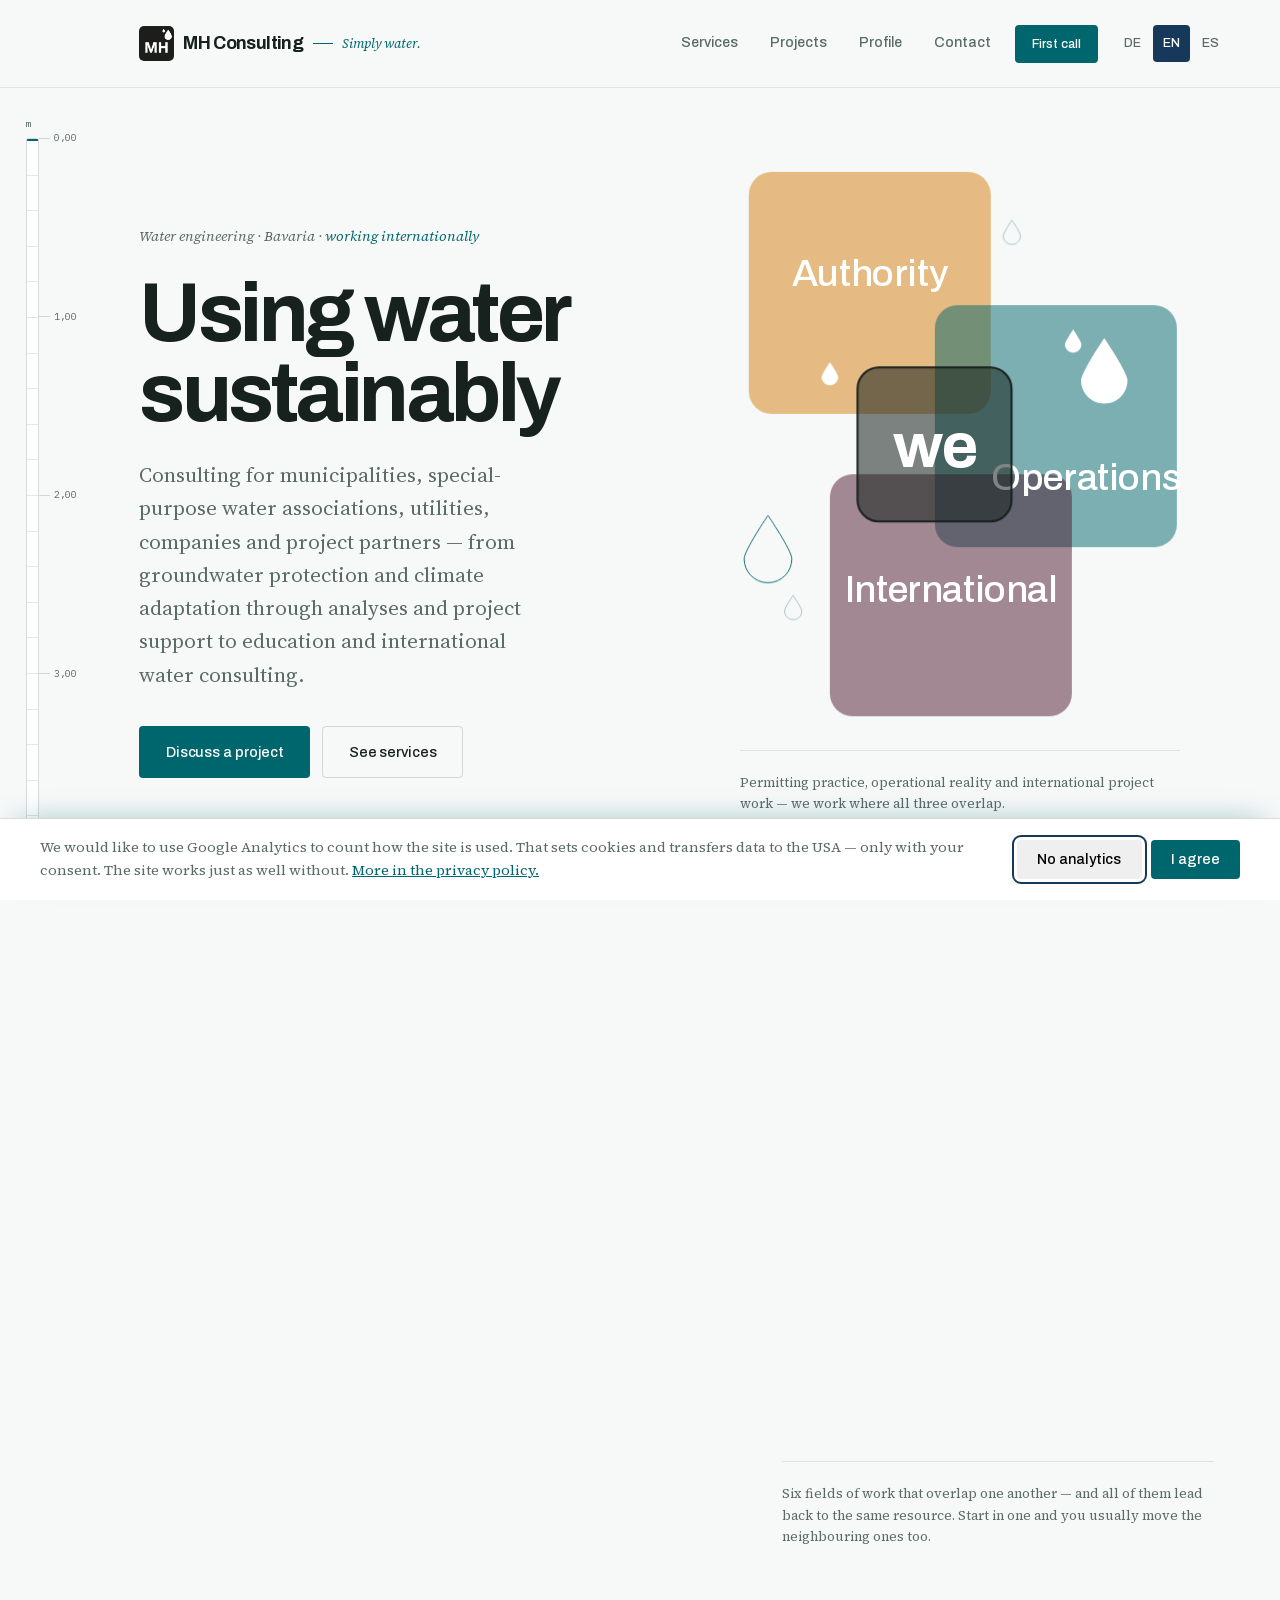
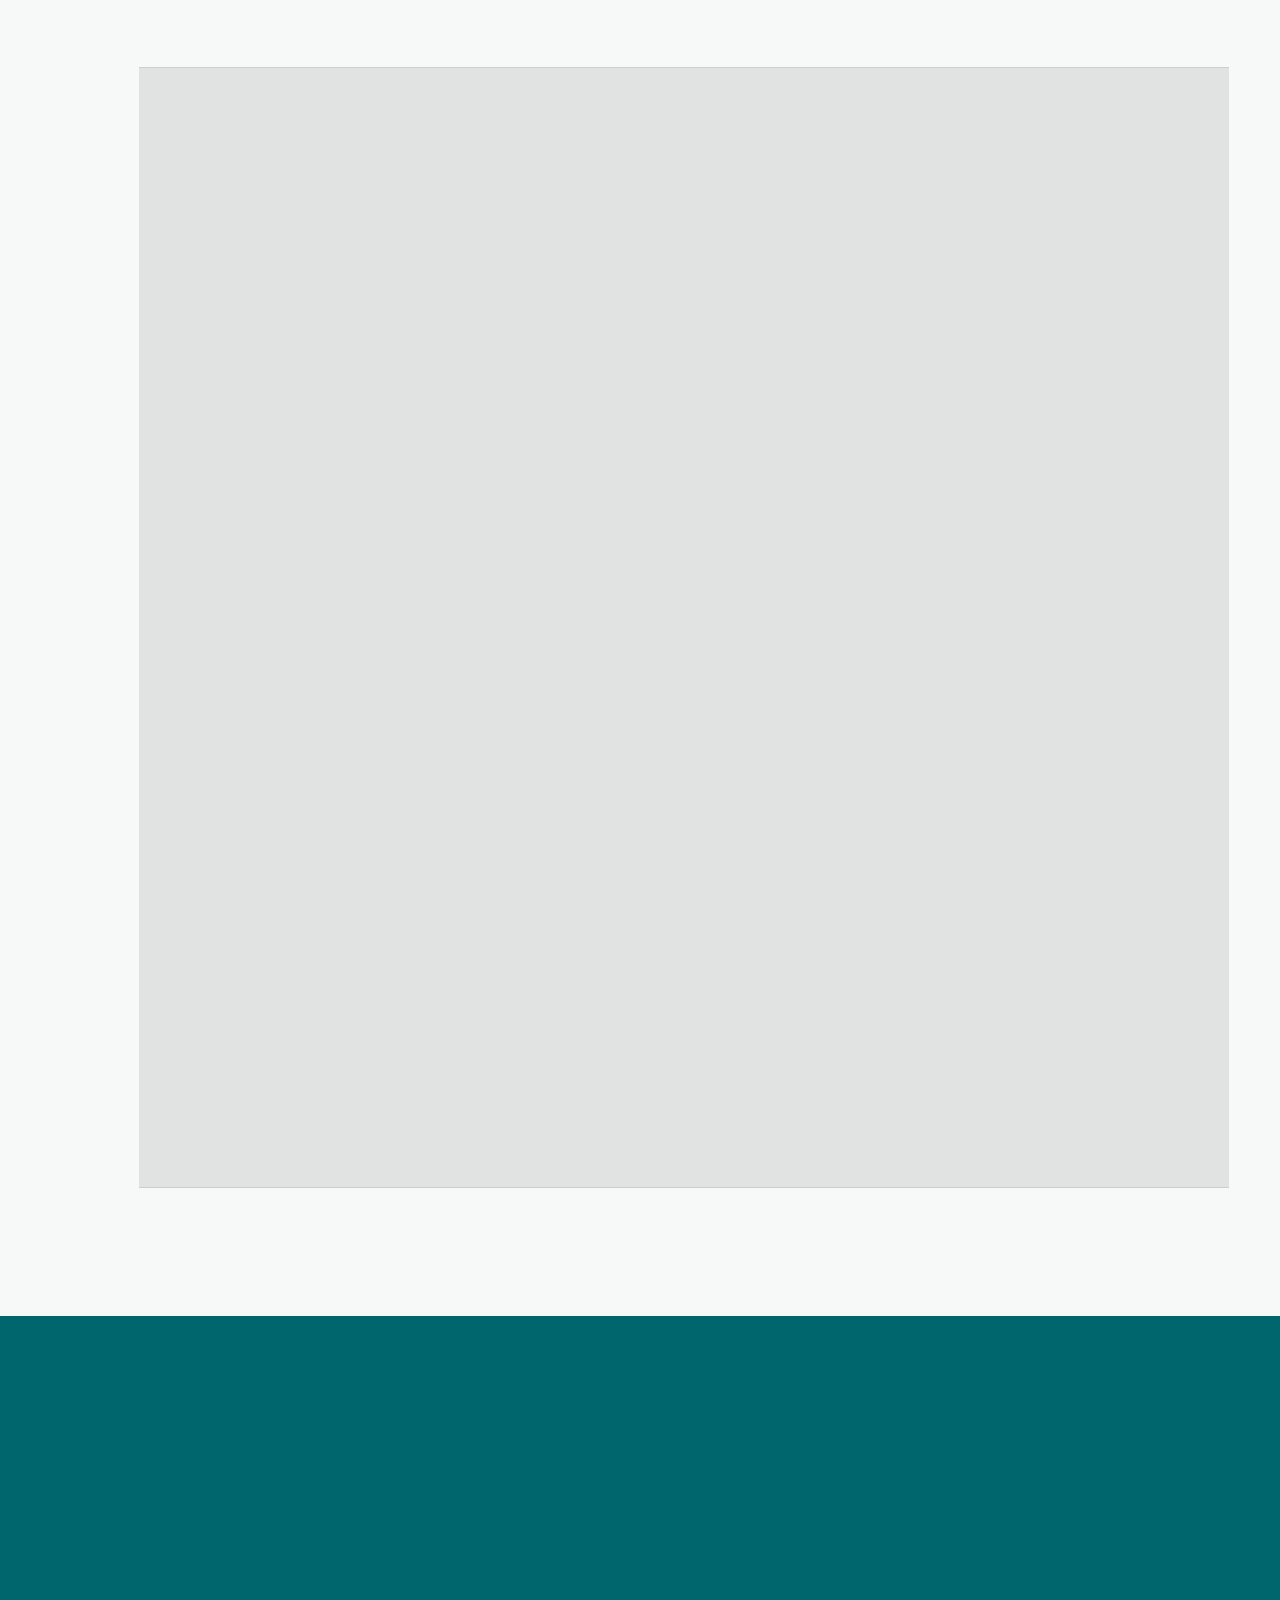
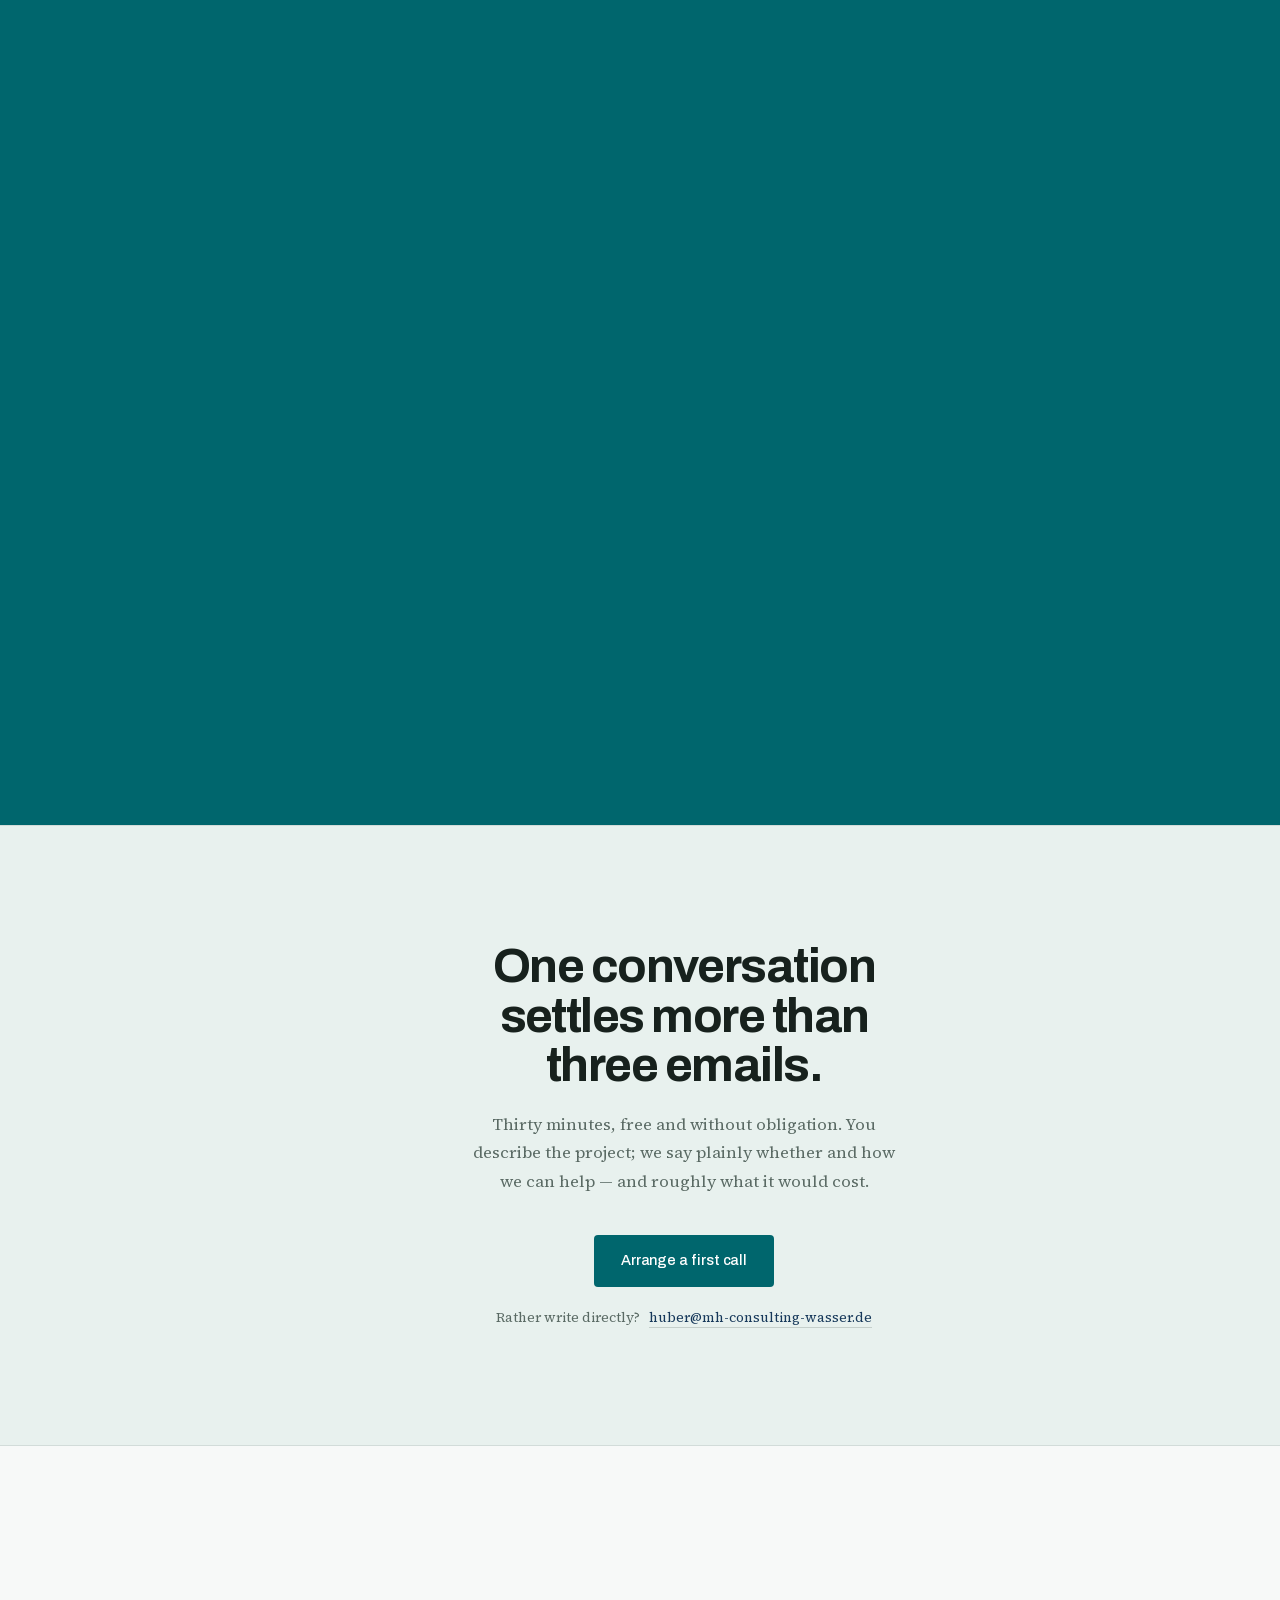
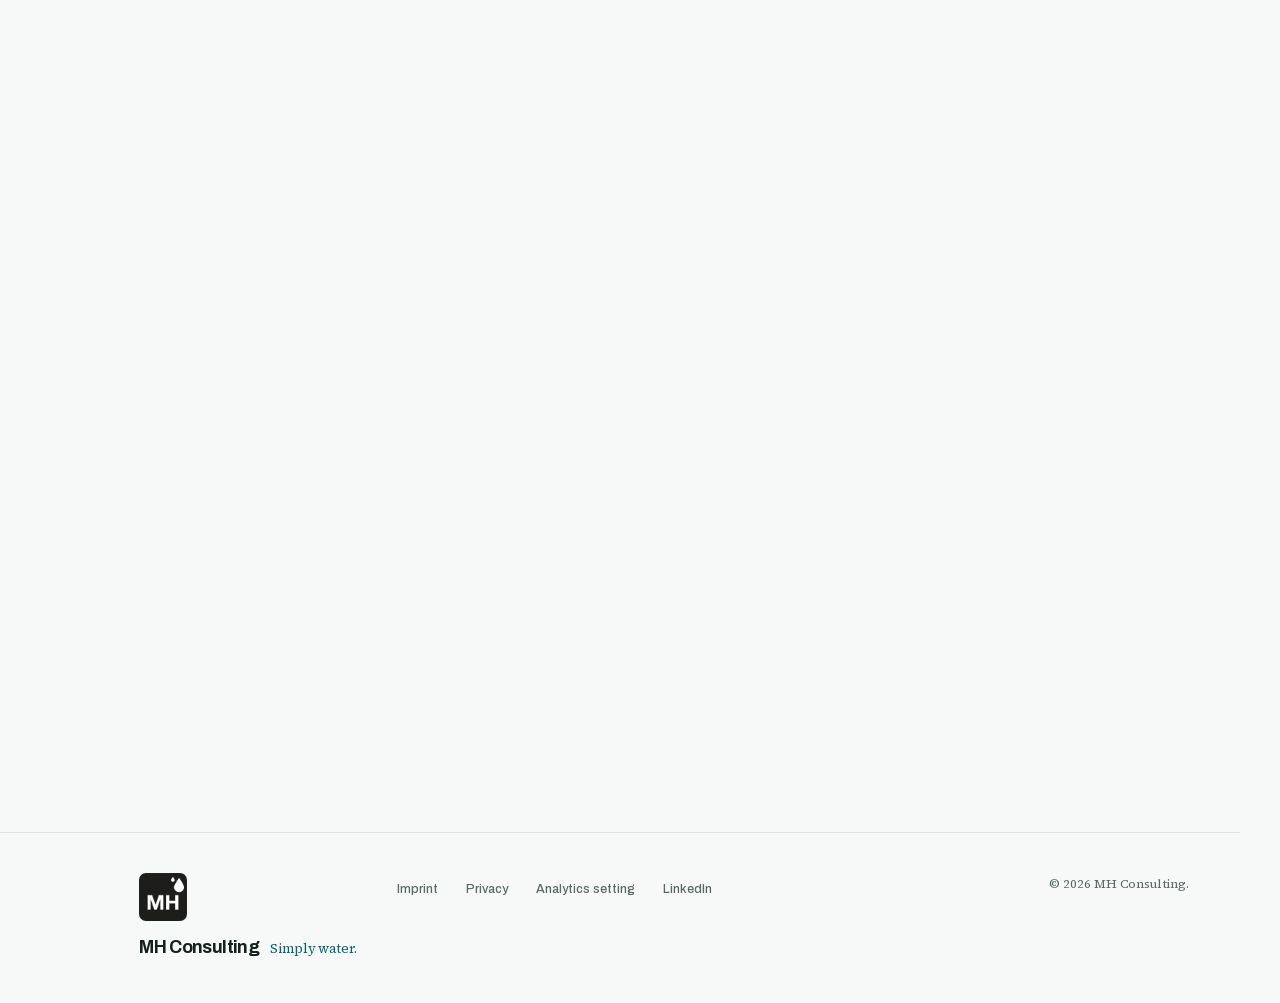
<file: en/index.html>
<!doctype html>
<html lang="en">
<head>
<meta charset="utf-8">
<meta name="viewport" content="width=device-width, initial-scale=1">
<title data-i18n="meta.title">MH Consulting — Water &amp; Environmental Engineering</title>
<meta name="description" data-i18n-attr="content:meta.desc" content="Magdalena Huber, MH Consulting Rosenheim: water and environmental engineering — groundwater protection, water supply, climate adaptation, analyses, training.">
<!-- Sicherheitsvorgaben als Meta-Angabe. GitHub Pages erlaubt keine
     eigenen HTTP-Kopfzeilen, deshalb hier — wirkt für alles, was das
     Dokument selbst nachlädt.

     Die Liste ist so knapp, weil die Seite fast nichts von außen holt:
     Skripte, Stile, Schriften und Bilder kommen ausschließlich vom
     eigenen Server. Die beiden Google-Adressen stehen nur da, weil die
     Reichweitenmessung nach Zustimmung nachgeladen wird — ohne sie würde
     die eigene Vorgabe sie blockieren.

     `form-action 'none'`: Die Formulare senden nirgendwohin, sie bauen
     eine mailto-Adresse. `frame-ancestors 'none'` verhindert, dass die
     Seite in fremde Rahmen eingebettet wird (Clickjacking). -->
<meta http-equiv="Content-Security-Policy" content="
  default-src 'self';
  base-uri 'self';
  object-src 'none';
  frame-ancestors 'none';
  form-action 'none';
  img-src 'self' data:;
  font-src 'self';
  style-src 'self';
  script-src 'self' https://www.googletagmanager.com;
  connect-src 'self' https://www.google-analytics.com https://*.analytics.google.com https://*.googletagmanager.com;
  upgrade-insecure-requests">
<meta name="referrer" content="strict-origin-when-cross-origin">
<meta name="theme-color" content="#00666D">

<!-- Kanonische Adresse ist die .de-Fassung; mh-consulting-wasser.com
     leitet per 301 dorthin. Bei einem Wechsel siehe README, „Domain". -->
<link rel="canonical" href="https://mh-consulting-wasser.de/en/">
<link rel="alternate" hreflang="de" href="https://mh-consulting-wasser.de/">
<link rel="alternate" hreflang="en" href="https://mh-consulting-wasser.de/en/">
<link rel="alternate" hreflang="es" href="https://mh-consulting-wasser.de/es/">
<link rel="alternate" hreflang="x-default" href="https://mh-consulting-wasser.de/">

<meta property="og:type" content="website">
<meta property="og:site_name" content="MH Consulting">
<meta property="og:locale" content="en_GB">
<meta property="og:locale:alternate" content="en_GB">
<meta property="og:locale:alternate" content="es_ES">
<meta property="og:url" content="https://mh-consulting-wasser.de/en/">
<meta property="og:title" data-i18n-attr="content:meta.title" content="MH Consulting — Water &amp; Environmental Engineering">
<meta property="og:description" data-i18n-attr="content:meta.desc" content="Magdalena Huber, MH Consulting Rosenheim: water and environmental engineering — groundwater protection, water supply, climate adaptation, analyses, training.">
<meta property="og:image" content="https://mh-consulting-wasser.de/assets/img/og.jpg">
<meta property="og:image:width" content="1200">
<meta property="og:image:height" content="630">
<meta property="og:image:alt" content="MH Consulting — Wasser nachhaltig nutzen">
<meta name="twitter:card" content="summary_large_image">

<!-- PLATZHALTER: Bestätigungs-Token der Google Search Console eintragen
     und dann diese Zeile aktivieren.
<meta name="google-site-verification" content="TOKEN-HIER-EINSETZEN"> -->
<link rel="preload" href="../assets/fonts/archivo-700-normal-latin.woff2" as="font" type="font/woff2" crossorigin>
<link rel="preload" href="../assets/fonts/source-serif-4-400-normal-latin.woff2" as="font" type="font/woff2" crossorigin>
<link rel="stylesheet" href="../assets/fonts/fonts.css">
<link rel="stylesheet" href="../assets/css/style.css">
<link rel="icon" href="../assets/img/favicon-32.png" sizes="32x32">
<link rel="icon" href="../assets/img/favicon-16.png" sizes="16x16">
<link rel="apple-touch-icon" href="../assets/img/apple-touch-icon.png">
<link rel="manifest" href="../site.webmanifest">

<script type="application/ld+json">
{
  "@context": "https://schema.org",
  "@graph": [
    {
      "@type": "ProfessionalService",
      "@id": "https://mh-consulting-wasser.de/#organisation",
      "name": "MH Consulting",
      "description": "Beratung rund um die Ressource Wasser: Grundwasserschutz und Wasserversorgung, Klimaanpassung, Analysen und Fachkonzepte, Projektbegleitung, Bildung sowie internationale Wasserberatung.",
      "url": "https://mh-consulting-wasser.de/",
      "email": "huber@mh-consulting-wasser.de",
      "image": "https://mh-consulting-wasser.de/assets/img/og.jpg",
      "logo": "https://mh-consulting-wasser.de/assets/img/logo.png",
      "founder": {
        "@id": "https://mh-consulting-wasser.de/#magdalena-huber"
      },
      "knowsLanguage": [
        "de",
        "en",
        "es"
      ],
      "areaServed": [
        {
          "@type": "City",
          "name": "Rosenheim"
        },
        {
          "@type": "AdministrativeArea",
          "name": "Oberbayern"
        },
        {
          "@type": "State",
          "name": "Bayern"
        },
        {
          "@type": "Country",
          "name": "Deutschland"
        },
        {
          "@type": "Place",
          "name": "Lateinamerika"
        }
      ],
      "contactPoint": {
        "@type": "ContactPoint",
        "contactType": "Kundenkontakt",
        "telephone": "+49 160 96672854",
        "email": "huber@mh-consulting-wasser.de",
        "availableLanguage": [
          "de",
          "en",
          "es"
        ]
      },
      "knowsAbout": [
        "Grundwasserschutz",
        "Wasserschutzgebiete",
        "Trinkwasserversorgung",
        "Hydrologische Auswertung",
        "Wasserrechtliche Verfahren",
        "Gutachten und Stellungnahmen",
        "Klimaanpassung",
        "Regenwassermanagement",
        "Wasserwiederverwendung",
        "Renaturierung",
        "Netzanalyse",
        "Wasserverluste",
        "Monitoring",
        "Machbarkeitsbewertung",
        "Fachkonzepte",
        "GIS-Analysen",
        "Fördermittelberatung",
        "Förderanträge",
        "Umweltbildung",
        "Technologietransfer",
        "Entwicklungszusammenarbeit",
        "WASH"
      ],
      "geo": {
        "@type": "GeoCoordinates",
        "latitude": 47.8561,
        "longitude": 12.1289
      },
      "telephone": "+49 160 96672854",
      "address": {
        "@type": "PostalAddress",
        "streetAddress": "Illerstraße 24a",
        "postalCode": "83022",
        "addressLocality": "Rosenheim",
        "addressRegion": "Bayern",
        "addressCountry": "DE"
      },
      "hasOfferCatalog": {
        "@type": "OfferCatalog",
        "name": "Leistungen",
        "itemListElement": [
          {
            "@type": "Offer",
            "itemOffered": {
              "@type": "Service",
              "name": "Grundwasserschutz & Wasserversorgung"
            }
          },
          {
            "@type": "Offer",
            "itemOffered": {
              "@type": "Service",
              "name": "Klimaanpassung & nachhaltiges Wassermanagement"
            }
          },
          {
            "@type": "Offer",
            "itemOffered": {
              "@type": "Service",
              "name": "Analysen, Fachkonzepte & technische Bewertung"
            }
          },
          {
            "@type": "Offer",
            "itemOffered": {
              "@type": "Service",
              "name": "Projektbegleitung, Beratung & Wissenstransfer"
            }
          },
          {
            "@type": "Offer",
            "itemOffered": {
              "@type": "Service",
              "name": "Bildung, Workshops & Wissenstransfer"
            }
          },
          {
            "@type": "Offer",
            "itemOffered": {
              "@type": "Service",
              "name": "Internationale Wasserberatung & Technologietransfer"
            }
          }
        ]
      },
      "employee": {
        "@id": "https://mh-consulting-wasser.de/#magdalena-huber"
      }
    },
    {
      "@type": "Person",
      "@id": "https://mh-consulting-wasser.de/#magdalena-huber",
      "name": "Magdalena Huber",
      "givenName": "Magdalena",
      "familyName": "Huber",
      "jobTitle": "M.Sc. Umweltingenieurwesen",
      "description": "Magdalena Huber ist Umweltingenieurin und Inhaberin von MH Consulting in Rosenheim. Sie berät Kommunen, Zweckverbände und Wasserversorger zu Grundwasserschutz, Wasserversorgung, Klimaanpassung und internationaler Wasserberatung.",
      "image": "https://mh-consulting-wasser.de/assets/img/portrait.jpg",
      "url": "https://mh-consulting-wasser.de/#profil",
      "worksFor": {
        "@id": "https://mh-consulting-wasser.de/#organisation"
      },
      "knowsLanguage": [
        "de",
        "en",
        "es"
      ],
      "address": {
        "@type": "PostalAddress",
        "streetAddress": "Illerstraße 24a",
        "postalCode": "83022",
        "addressLocality": "Rosenheim",
        "addressRegion": "Bayern",
        "addressCountry": "DE"
      },
      "alumniOf": [
        {
          "@type": "CollegeOrUniversity",
          "name": "Chalmers University of Technology, Göteborg"
        },
        {
          "@type": "CollegeOrUniversity",
          "name": "Technische Universität Braunschweig"
        }
      ],
      "sameAs": [
        "https://www.linkedin.com/in/magdalenahuber/"
      ],
      "knowsAbout": [
        "Grundwasserschutz",
        "Wasserschutzgebiete",
        "Trinkwasserversorgung",
        "Hydrologische Auswertung",
        "Wasserrechtliche Verfahren",
        "Gutachten und Stellungnahmen",
        "Klimaanpassung",
        "Regenwassermanagement",
        "Wasserwiederverwendung",
        "Renaturierung",
        "Netzanalyse",
        "Wasserverluste",
        "Monitoring",
        "Machbarkeitsbewertung",
        "Fachkonzepte",
        "GIS-Analysen",
        "Fördermittelberatung",
        "Förderanträge",
        "Umweltbildung",
        "Technologietransfer",
        "Entwicklungszusammenarbeit",
        "WASH"
      ]
    }
  ]
}
</script>
</head>
<body>

<a class="skiplink" href="#main" data-i18n="nav.skip">Skip to content</a>

<!-- Signature: Pegel (gauge staff) — scroll position as water level -->
<div class="gauge" aria-hidden="true">
  <span class="gauge__unit">m</span>
  <div class="gauge__staff"><span class="gauge__level"></span></div>
  <ol class="gauge__marks">
    <li data-mark="0,00"></li><li data-mark="1,00"></li><li data-mark="2,00"></li>
    <li data-mark="3,00"></li><li data-mark="4,00"></li>
  </ol>
</div>

<div id="top"></div>

<header class="masthead">
  <a class="wordmark" href="#top">
    <!-- Die minimale Bildmarke trägt keine Schrift mehr — nur „MH" und die
         Tropfen. Den Namen trägt die Schrift daneben, das Zeichen bleibt
         damit auch bei 34 px eindeutig. -->
    <img class="wordmark__mark" src="../assets/img/logo.png" alt="" aria-hidden="true"
         width="1024" height="1024" decoding="async">
    <span class="wordmark__name">MH Consulting</span>
    <span class="wordmark__rule" aria-hidden="true"></span>
    <span class="wordmark__sub" data-i18n="brand.claim">Simply water.</span>
  </a>

  <nav class="nav" id="nav" aria-label="Main navigation" data-i18n-attr="aria-label:nav.label">
    <a href="#leistungen" data-i18n="nav.services">Services</a>
    <a href="#projekte" data-i18n="nav.projects">Projects</a>
    <a href="#profil" data-i18n="nav.about">Profile</a>
    <a href="#kontakt" data-i18n="nav.contact">Contact</a>
  </nav>

  <div class="masthead__tools">
    <a class="cta-mini" href="#kontakt" data-opens-talk data-i18n="cta.mini">First call</a>
    <div class="lang" role="group" aria-label="Language" data-i18n-attr="aria-label:nav.lang">
      <a href="../" hreflang="de">DE</a>
      <a href="./" hreflang="en" aria-current="true">EN</a>
      <a href="../es/" hreflang="es">ES</a>
    </div>
    <button class="burger" id="burger" aria-expanded="false" aria-controls="nav" aria-label="Menu" data-i18n-attr="aria-label:nav.menu">
      <span></span><span></span>
    </button>
  </div>
</header>

<main id="main">

  <!-- ── HERO ───────────────────────────────────────────── -->
  <section class="hero">
    <div class="hero__text">
      <p class="eyebrow" data-i18n-html="hero.eyebrow">Water engineering · Bavaria · <span class="eyebrow__intl">working internationally</span></span></p>
      <h1 data-i18n-html="hero.h1">Using water <br>sustainably</h1>
      <p class="standfirst" data-i18n="hero.lede">Consulting for municipalities, special-purpose water associations, utilities, companies and project partners — from groundwater protection and climate adaptation through analyses and project support to education and international water consulting.</p>
      <div class="actions">
        <a class="btn btn--solid" href="#kontakt" data-opens-write data-i18n="hero.cta1">Discuss a project</a>
        <a class="btn btn--ghost" href="#leistungen" data-i18n="hero.cta2">See services</a>
      </div>
    </div>

    <figure class="venn venn--work">
      <!-- Die von der Auftraggeberin gestaltete Fassung, aus der PNG-Vorlage
           als Inline-SVG nachgebaut (Geometrie 1:1 vermessen: drei gleich
           große Felder von 385 Einheiten, Radius 36).

           Gegenüber der Bilddatei gewinnt diese Fassung dreierlei: Die
           Beschriftungen werden mitübersetzt (`venn1.a`–`venn1.c`), sie
           erben die Hausschrift statt sie einzubacken, und die Felder
           lassen sich einzeln animieren — die Einblend-Regeln für
           `.venn__c--1/2/3` liegen im Stylesheet bereits vor.

           Die Schrift steht bewusst in --ink und nicht in Weiß: Bei 50 %
           Deckkraft der Flächen erreicht Weiß nur 1,8:1 (Behörde) bzw.
           2,4:1 (Betrieb) und ist damit unlesbar. --ink liegt bei 9,3:1
           bzw. 6,8:1. -->
      <svg viewBox="190 55 700 890" role="img" aria-labelledby="v1t v1d">
        <title id="v1t" data-i18n="venn1.title">Public authority, utility operations and international project work</title>
        <desc id="v1d" data-i18n="venn1.desc">Venn diagram of three sets — public authority, utility operations and international cooperation. The shared intersection is marked as the working field.</desc>

        <defs>
          <!-- Ein Tropfen, sechsmal verwendet. Kastenmaß 72 × 104. -->
          <symbol id="drop" viewBox="0 0 72 104">
            <path d="M36 4C36 4 70 54 70 66C70 84.8 54.8 100 36 100C17.2 100 2 84.8 2 66C2 54 36 4 36 4Z"/>
          </symbol>
        </defs>

        <g class="venn__sets">
          <rect class="venn__c venn__c--1" x="204" y="66"  width="385" height="385" rx="36"/>
          <rect class="venn__c venn__c--2" x="500" y="278" width="385" height="385" rx="36"/>
          <rect class="venn__c venn__c--3" x="333" y="547" width="385" height="385" rx="36"/>
        </g>

        <!-- Tropfen: die weißen liegen auf den Flächen, die offenen daneben. -->
        <g class="venn__drops" aria-hidden="true">
          <use class="venn__drop venn__drop--fill" href="#drop" x="319" y="367" width="28" height="40"/>
          <use class="venn__drop venn__drop--fill" href="#drop" x="706" y="315" width="28" height="40"/>
          <use class="venn__drop venn__drop--fill" href="#drop" x="730" y="326" width="79" height="113"/>
          <use class="venn__drop venn__drop--line" href="#drop" x="608" y="141" width="29" height="42"/>
          <use class="venn__drop venn__drop--line" href="#drop" x="194" y="608" width="81" height="116"/>
          <use class="venn__drop venn__drop--line" href="#drop" x="260" y="738" width="29" height="42"/>
        </g>

        <g class="venn__labels">
          <text x="396" y="248" data-i18n="venn1.a">Authority</text>
          <text x="740" y="572" data-i18n="venn1.b">Operations</text>
          <text x="526" y="750" data-i18n="venn1.c">International</text>
        </g>

        <g class="venn__core">
          <rect class="venn__chip" x="377" y="377" width="245" height="245" rx="34"/>
          <text x="500" y="536" data-i18n="venn1.core">we</text>
        </g>
      </svg>
      <figcaption data-i18n="venn1.cap">Permitting practice, operational reality and international project work — we work where all three overlap.</figcaption>
    </figure>

  </section>

  <!-- ── LEISTUNGEN ─────────────────────────────────────── -->
  <section id="leistungen" class="band">
    <div class="band__split">
      <div class="band__head">
        <h2 data-i18n="svc.h2">Six fields, one resource</h2>
        <p class="band__lede" data-i18n="svc.lede">MH Consulting supports municipalities, water utilities, companies and project partners in developing sustainable, climate-adapted and practicable solutions relating to water as a resource.</p>
      </div>

      <figure class="venn venn--sm venn--ring" tabindex="-1">
      <svg viewBox="54 34 452 492" role="img" aria-labelledby="v2t v2d">
        <title id="v2t" data-i18n="venn2.title">Six fields of work around the resource water</title>
        <desc id="v2d" data-i18n="venn2.desc">Six overlapping circles in a ring — groundwater protection, climate adaptation, analyses, project support, education and international consulting. At the centre sits the shared resource, water.</desc>
        <g class="venn__sets">
          <circle class="venn__c venn__c--r1" data-service="1" cx="280" cy="132" r="88"/>
          <circle class="venn__c venn__c--r2" data-service="2" cx="408" cy="206" r="88"/>
          <circle class="venn__c venn__c--r3" data-service="3" cx="408" cy="354" r="88"/>
          <circle class="venn__c venn__c--r4" data-service="4" cx="280" cy="428" r="88"/>
          <circle class="venn__c venn__c--r5" data-service="5" cx="152" cy="354" r="88"/>
          <circle class="venn__c venn__c--r6" data-service="6" cx="152" cy="206" r="88"/>
        </g>
        <g class="venn__labels">
          <text x="280" y="139" data-service="1" data-i18n="venn2.a">Groundwater</text>
          <text x="408" y="213" data-service="2" data-i18n="venn2.b">Climate</text>
          <text x="408" y="361" data-service="3" data-i18n="venn2.c">Analyses</text>
          <text x="280" y="435" data-service="4" data-i18n="venn2.d">Projects</text>
          <text x="152" y="361" data-service="5" data-i18n="venn2.e">Education</text>
          <text x="152" y="213" data-service="6" data-i18n="venn2.f">International</text>
        </g>
        <g class="venn__core">
          <text x="280" y="289" data-i18n="venn2.core1">Water</text>
        </g>
      </svg>
        <figcaption data-i18n="venn2.cap">Six fields of work that overlap one another — and all of them lead back to the same resource. Start in one and you usually move the neighbouring ones too.</figcaption>
      </figure>
    </div>

    <ul class="cards">
      <li class="card">
        <span class="card__tick" aria-hidden="true"></span>
        <h3 data-i18n="svc.1t">Groundwater protection &amp; water supply</h3>
        <p data-i18n="svc.1d">A secure water supply begins with protecting the resource. I provide support on water management questions, from hydrological assessment through technical evaluation to support in water-law permitting procedures — including expert reports and statements for the approval process.</p>
        <ul class="tags">
          <li data-i18n="svc.1a">Groundwater protection</li><li data-i18n="svc.1b">Water protection zones</li><li data-i18n="svc.1c">Drinking water supply</li>
        </ul>
        <button class="card__more" type="button" data-service="1" data-topic="grundwasser">
          <span data-i18n="svc.more">See details</span>
        </button>
      </li>
      <li class="card">
        <span class="card__tick" aria-hidden="true"></span>
        <h3 data-i18n="svc.2t">Climate adaptation &amp; sustainable water management</h3>
        <p data-i18n="svc.2d">Dry periods, heavy rainfall and rising pressure on use call for a new way of dealing with water. Together we develop measures that use water more efficiently and make systems more resilient — from rainwater management to river restoration.</p>
        <ul class="tags">
          <li data-i18n="svc.2a">Water saving</li><li data-i18n="svc.2b">Rainwater management</li><li data-i18n="svc.2c">Water reuse</li>
        </ul>
        <button class="card__more" type="button" data-service="2" data-topic="klima">
          <span data-i18n="svc.more">See details</span>
        </button>
      </li>
      <li class="card">
        <span class="card__tick" aria-hidden="true"></span>
        <h3 data-i18n="svc.3t">Analyses, technical concepts &amp; assessment</h3>
        <p data-i18n="svc.3d">Not every technically possible solution makes sense in the long run. MH Consulting helps to compare different options in a structured way and to arrive at well-founded decisions — from network analysis and the assessment of water losses to setting up reliable monitoring.</p>
        <ul class="tags">
          <li data-i18n="svc.3a">Feasibility assessment</li><li data-i18n="svc.3b">Technical concepts</li><li data-i18n="svc.3c">GIS analyses</li>
        </ul>
        <button class="card__more" type="button" data-service="3" data-topic="analysen">
          <span data-i18n="svc.more">See details</span>
        </button>
      </li>
      <li class="card">
        <span class="card__tick" aria-hidden="true"></span>
        <h3 data-i18n="svc.4t">Project support, consulting &amp; knowledge transfer</h3>
        <p data-i18n="svc.4d">Getting from a good idea to implementation means bringing many parties together. I support projects technically, organisationally and at the interfaces between engineering, administration and operations — including identifying suitable funding programmes and preparing funding applications.</p>
        <ul class="tags">
          <li data-i18n="svc.4a">Project management</li><li data-i18n="svc.4b">Coordination</li><li data-i18n="svc.4c">Documentation</li>
        </ul>
        <button class="card__more" type="button" data-service="4" data-topic="projekt">
          <span data-i18n="svc.more">See details</span>
        </button>
      </li>
      <li class="card">
        <span class="card__tick" aria-hidden="true"></span>
        <h3 data-i18n="svc.5t">Education, workshops &amp; knowledge transfer</h3>
        <p data-i18n="svc.5d">Knowledge creates the basis for lasting change. That is why MH Consulting conveys water management and climate topics in a practical, understandable and audience-appropriate way – from the specialist workshop to environmental education.</p>
        <ul class="tags">
          <li data-i18n="svc.5a">Specialist training</li><li data-i18n="svc.5b">Continuing education</li><li data-i18n="svc.5c">Environmental education</li>
        </ul>
        <button class="card__more" type="button" data-service="5" data-topic="bildung">
          <span data-i18n="svc.more">See details</span>
        </button>
      </li>
      <li class="card">
        <span class="card__tick" aria-hidden="true"></span>
        <h3 data-i18n="svc.6t">International water consulting &amp; technology transfer</h3>
        <p data-i18n="svc.6d">Water management solutions cannot be transferred one to one from one country to another. What matters is whether a technology actually works under the given local conditions and can be operated in the long term — for example in WASH projects in development cooperation.</p>
        <ul class="tags">
          <li data-i18n="svc.6a">Development cooperation</li><li data-i18n="svc.6b">Technology transfer</li><li data-i18n="svc.6c">Latin America</li>
        </ul>
        <button class="card__more" type="button" data-service="6" data-topic="international">
          <span data-i18n="svc.more">See details</span>
        </button>
      </li>
    </ul>
  </section>

  <!-- ── PROJEKTE ───────────────────────────────────────── -->
  <!-- data-nosnippet: solange hier Platzhalter stehen, darf Google den
     Abschnitt nicht als Suchergebnis-Textausschnitt verwenden.
     ENTFERNEN, sobald echte Referenzen eingetragen sind. -->
  <section id="projekte" class="band band--dark" data-nosnippet>
    <div class="band__head band__head--center">
      <h2 data-i18n="prj.h2">Selected references</h2>
      <p class="band__lede" data-i18n="prj.lede">[PLACEHOLDER — add an introductory line once real references are confirmed.]</p>
    </div>

    <ol class="cases">
      <li class="case">
        <div class="case__meta">
          <span class="case__year" data-i18n="prj.year">[Period]</span>
          <span class="case__place" data-i18n="prj.1p">[City, country]</span>
        </div>
        <div class="case__body">
          <h3 data-i18n="prj.1t">[Reference 1 — e.g. groundwater protection or water supply]</h3>
          <p data-i18n="prj.1d">[Two or three sentences: starting point, task, outcome. What was the question, what was done, what came of it?]</p>
        </div>
        <dl class="case__figs">
          <div><dt data-i18n="prj.1k1">[Figure]</dt><dd data-i18n="prj.val">[Value]</dd></div>
          <div><dt data-i18n="prj.1k2">[Figure]</dt><dd data-i18n="prj.val">[Value]</dd></div>
        </dl>
      </li>

      <li class="case">
        <div class="case__meta">
          <span class="case__year" data-i18n="prj.year">[Period]</span>
          <span class="case__place" data-i18n="prj.2p">[City, country]</span>
        </div>
        <div class="case__body">
          <h3 data-i18n="prj.2t">[Reference 2 — e.g. climate adaptation or sustainable water management]</h3>
          <p data-i18n="prj.2d">[Two or three sentences: starting point, task, outcome.]</p>
        </div>
        <dl class="case__figs">
          <div><dt data-i18n="prj.2k1">[Figure]</dt><dd data-i18n="prj.val">[Value]</dd></div>
          <div><dt data-i18n="prj.2k2">[Figure]</dt><dd data-i18n="prj.val">[Value]</dd></div>
        </dl>
      </li>

      <li class="case">
        <div class="case__meta">
          <span class="case__year" data-i18n="prj.year">[Period]</span>
          <span class="case__place" data-i18n="prj.3p">[City, country]</span>
        </div>
        <div class="case__body">
          <h3 data-i18n="prj.3t">[Reference 3 — e.g. analysis, technical concept or project support]</h3>
          <p data-i18n="prj.3d">[Two or three sentences: starting point, task, outcome.]</p>
        </div>
        <dl class="case__figs">
          <div><dt data-i18n="prj.3k1">[Figure]</dt><dd data-i18n="prj.val">[Value]</dd></div>
          <div><dt data-i18n="prj.3k2">[Figure]</dt><dd data-i18n="prj.val">[Value]</dd></div>
        </dl>
      </li>

      <li class="case">
        <div class="case__meta">
          <span class="case__year" data-i18n="prj.year">[Period]</span>
          <span class="case__place" data-i18n="prj.4p">[City, country]</span>
        </div>
        <div class="case__body">
          <h3 data-i18n="prj.4t">[Reference 4 — e.g. education or international water consulting]</h3>
          <p data-i18n="prj.4d">[Two or three sentences: starting point, task, outcome.]</p>
        </div>
        <dl class="case__figs">
          <div><dt data-i18n="prj.4k1">[Figure]</dt><dd data-i18n="prj.val">[Value]</dd></div>
          <div><dt data-i18n="prj.4k2">[Figure]</dt><dd data-i18n="prj.val">[Value]</dd></div>
        </dl>
      </li>
    </ol>

    <p class="disclaimer" data-i18n="prj.note">[PLACEHOLDER — these are empty templates, not real projects. Replace with actual references and obtain client clearance before publishing. If the section is not needed, it can be removed along with its navigation entry.]</p>
  </section>

  <!-- ── CALL TO ACTION ─────────────────────────────────── -->
  <section class="cta" aria-labelledby="cta-h">
    <div class="cta__inner">
      <h2 id="cta-h" data-i18n="cta.h2">One conversation settles more than three emails.</h2>
      <p class="cta__lede" data-i18n="cta.lede">Thirty minutes, free and without obligation. You describe the project; we say plainly whether and how we can help — and roughly what it would cost.</p>
      <div class="cta__actions">
        <a class="btn btn--solid" href="#kontakt" data-opens-talk data-i18n="cta.btn">Arrange a first call</a>
        <p class="cta__alt">
          <span data-i18n="cta.alt">Rather write directly?</span>
          <a href="mailto:huber@mh-consulting-wasser.de" data-i18n="ph.mail">huber@mh-consulting-wasser.de</a>
        </p>
      </div>
    </div>
  </section>

  <!-- ── PROFIL / TEAM ──────────────────────────────────── -->
  <section id="profil" class="band">
    <div class="band__head">
      <h2 data-i18n="abt.h2">Who works here</h2>
    </div>

    <div class="profile">
      <figure class="profile__portrait">
        <img class="portrait" src="../assets/img/portrait.jpg" width="490" height="764" alt="Portrait photo of Magdalena Huber wearing a hard hat at a water facility" data-i18n-attr="alt:abt.photoAlt" loading="lazy" decoding="async">
        <figcaption>
          <b data-i18n="abt.name">Magdalena Huber</b>
          <span data-i18n="abt.role">M.Sc. Environmental Engineering · Principal</span>
        </figcaption>
      </figure>

      <div class="profile__text">
        <p class="lead" data-i18n="abt.p1">After ten years spent between a public authority, a municipal utility and international cooperation, one principle holds here: a concept is only worth the data underneath it — and the people who will run it afterwards.</p>
        <p data-i18n="abt.p2">The work spans water-law permitting and river development at a water management authority, day-to-day operation of a municipal water supply, and three years of technical advice in Peru. That combination of regulatory practice, operational reality and project work in an international context shapes every assignment.</p>

        <h3 class="subhead" data-i18n="abt.exp">Track record</h3>
        <ol class="track">
          <li><span class="track__yr" data-i18n="abt.t0y">since 2026</span><b data-i18n="abt.t0t">MH Consulting, Rosenheim</b><em data-i18n="abt.t0d">Water and environmental engineering practice — founded and led</em></li>
          <li><span class="track__yr">2023 – 2025</span><b data-i18n="abt.t1t">Rosenheim Water Management Authority</b><em data-i18n="abt.t1d">Environmental engineering — rivers, permitting, flood protection</em></li>
          <li><span class="track__yr">2022 – 2023</span><b data-i18n="abt.t2t">Stadtwerke Böhmetal GmbH</b><em data-i18n="abt.t2d">Operations engineering — supply networks and plant</em></li>
          <li><span class="track__yr">2018 – 2022</span><b data-i18n="abt.t3t">GIZ GmbH — Peru and Eschborn</b><em data-i18n="abt.t3d">Water and sanitation — three years of technical advice in Lima, previously the SuSanA Secretariat</em></li>
        </ol>

        <h3 class="subhead" data-i18n="abt.edu">Education</h3>
        <ol class="track">
          <li><span class="track__yr">2016 – 2018</span><b data-i18n="abt.e1t">Chalmers University of Technology, Gothenburg</b><em data-i18n="abt.e1d">M.Sc. Infrastructure and Environmental Engineering</em></li>
          <li><span class="track__yr">2012 – 2016</span><b data-i18n="abt.e2t">TU Braunschweig</b><em data-i18n="abt.e2d">B.Sc. Environmental Engineering</em></li>
        </ol>

        <h3 class="subhead" data-i18n="abt.lang">Working languages</h3>
        <ul class="langs">
          <li><b>Deutsch</b><span data-i18n="abt.l1">Native</span></li>
          <li><b>English</b><span data-i18n="abt.l2">C1 — full professional</span></li>
          <li><b>Español</b><span data-i18n="abt.l3">C1 — full professional</span></li>
        </ul>

        <p class="profile__more"><a href="https://www.linkedin.com/in/magdalenahuber/" rel="me noopener" target="_blank" data-i18n="abt.cv">Full career history on LinkedIn</a></p>
      </div>
    </div>
  </section>

  <!-- ── KONTAKT ────────────────────────────────────────── -->
  <section id="kontakt" class="band band--contact">
    <div class="contact">
      <div class="contact__pitch">
        <h2 data-i18n="ctc.h2">Tell us about your project.</h2>
        <p class="band__lede" data-i18n="ctc.lede">A first 30-minute conversation costs nothing. After it you'll know whether an assignment makes sense — and so will we.</p>

        <dl class="contact__list">
          <div><dt data-i18n="ctc.mail">Email</dt><dd><a href="mailto:huber@mh-consulting-wasser.de" data-i18n="ph.mail">huber@mh-consulting-wasser.de</a></dd></div>
          <div><dt data-i18n="ctc.phone">Phone</dt><dd><a href="tel:+4916096672854" data-i18n="ph.phone">+49 160 96672854</a></dd></div>
          <div><dt data-i18n="ctc.addr">Office</dt><dd data-i18n-html="ph.addr">Illerstraße 24a<br>83022 Rosenheim<br>Germany</dd></div>
          <div><dt data-i18n="ctc.profile">Profile</dt><dd><a href="https://www.linkedin.com/in/magdalenahuber/" rel="me noopener" target="_blank">LinkedIn</a></dd></div>
        </dl>
      </div>

      <form class="form" id="form" novalidate>
        <div class="field">
          <label for="f-name" data-i18n="frm.name">Name</label>
          <input id="f-name" name="name" type="text" autocomplete="name" required>
        </div>
        <div class="field">
          <label for="f-org" data-i18n="frm.org">Organisation</label>
          <input id="f-org" name="org" type="text" autocomplete="organization">
        </div>
        <div class="field field--wide choice" role="group" aria-labelledby="f-how-label">
          <span class="choice__legend" id="f-how-label" data-i18n="frm.how">How should we get back to you?</span>
          <div class="choice__row">
            <span class="choice__opt">
              <input id="f-how-mail" name="contact" type="radio" value="mail" checked>
              <label for="f-how-mail" data-i18n="frm.howMail">By email</label>
            </span>
            <span class="choice__opt">
              <input id="f-how-phone" name="contact" type="radio" value="phone">
              <label for="f-how-phone" data-i18n="frm.howPhone">By phone</label>
            </span>
          </div>
        </div>
        <div class="field">
          <span class="field__head">
            <label for="f-mail" data-i18n="frm.mail">Email</label>
            <em class="field__tag" data-tag="email" data-i18n="frm.optional" hidden>optional</em>
          </span>
          <input id="f-mail" name="email" type="email" autocomplete="email" inputmode="email" required aria-required="true">
        </div>
        <div class="field">
          <span class="field__head">
            <label for="f-phone" data-i18n="frm.phone">Phone</label>
            <em class="field__tag" data-tag="phone" data-i18n="frm.optional">optional</em>
          </span>
          <input id="f-phone" name="phone" type="tel" autocomplete="tel" inputmode="tel" aria-required="false">
        </div>
        <div class="field">
          <label for="f-topic" data-i18n="frm.topic">Topic</label>
          <select id="f-topic" name="topic">
            <option value="erstgespraech" data-i18n="frm.o0" selected>First call</option>
            <option value="grundwasser" data-i18n="frm.o1">Groundwater protection &amp; water supply</option>
            <option value="klima" data-i18n="frm.o2">Climate adaptation &amp; sustainable water management</option>
            <option value="analysen" data-i18n="frm.o3">Analyses, technical concepts &amp; assessment</option>
            <option value="projekt" data-i18n="frm.o4">Project support, consulting &amp; knowledge transfer</option>
            <option value="bildung" data-i18n="frm.o5">Education, workshops &amp; knowledge transfer</option>
            <option value="international" data-i18n="frm.o6">International water consulting &amp; technology transfer</option>
            <option value="sonstiges" data-i18n="frm.o7">Something else</option>
          </select>
        </div>
        <div class="field">
          <label for="f-slot" data-i18n="frm.slot">When suits you?</label>
          <select id="f-slot" name="slot">
            <option value="" data-i18n="frm.s0" selected>No preference</option>
            <option value="vormittags" data-i18n="frm.s1">Morning (9–12)</option>
            <option value="mittags" data-i18n="frm.s2">Midday (12–14)</option>
            <option value="nachmittags" data-i18n="frm.s3">Afternoon (14–17)</option>
            <option value="spaet" data-i18n="frm.s4">Late afternoon (17–19)</option>
          </select>
        </div>
        <div class="field field--wide">
          <label for="f-msg" data-i18n="frm.msg">What is it about?</label>
          <textarea id="f-msg" name="message" rows="5" required></textarea>
        </div>
        <div class="field field--wide check">
          <input id="f-privacy" name="privacy" type="checkbox" required>
          <label for="f-privacy" data-i18n-html="frm.privacy">I have read the <a href="../datenschutz.html">privacy notice</a> and agree to my details being processed.</a> gelesen und bin mit der Verarbeitung meiner Angaben einverstanden.</label>
        </div>
        <div class="field field--wide">
          <button class="btn btn--solid" type="submit" data-i18n="frm.send">Send enquiry</button>
          <p class="form__note" role="status" id="form-note"></p>
        </div>
      </form>
    </div>
  </section>
</main>

<footer class="foot">
  <div class="foot__brand">
    <img class="foot__mark" src="../assets/img/logo.png"
         alt="MH Consulting — Einfach Wasser"
         width="1024" height="1024" loading="lazy" decoding="async">
    <div>
      <span class="wordmark__name">MH Consulting</span>
      <span data-i18n="brand.claim">Simply water.</span>
    </div>
  </div>
  <nav class="foot__nav" aria-label="Legal" data-i18n-attr="aria-label:foot.legal">
    <a href="../impressum.html" data-i18n="foot.imprint">Imprint</a>
    <a href="../datenschutz.html" data-i18n="foot.privacy">Privacy</a>
    <a href="#" data-consent-reset data-i18n="cns.reset">Analytics setting</a>
    <a href="https://www.linkedin.com/in/magdalenahuber/" rel="me noopener" target="_blank">LinkedIn</a>
  </nav>
  <p class="foot__note" data-i18n="foot.note">© 2026 MH Consulting.</p>
</footer>

<dialog class="modal modal--write" id="write-modal" aria-labelledby="write-title">
  <article class="modal__box">
    <button class="modal__close" id="write-close" type="button" aria-label="Close" data-i18n-attr="aria-label:dlg.close">
      <svg viewBox="0 0 20 20" aria-hidden="true"><path d="M5 5l10 10M15 5L5 15"/></svg>
    </button>

    <h2 id="write-title" data-i18n="write.h2">Tell us briefly what it is about.</h2>
    <p class="modal__lede" data-i18n="write.lede">Your enquiry goes to huber@mh-consulting-wasser.de. On send, your own email client opens with the message already filled in — all that is left is to send it.</p>

    <div class="talk__langs talk__langs--compact">
      <ul class="talk__flags">
        <li>Deutsch</li><li>English</li><li>Español</li>
      </ul>
      <p data-i18n="write.langNote">Write in German, English or Spanish — whichever you prefer.</p>
    </div>

    <form class="form" id="write-form" novalidate>
      <div class="field">
        <label for="w-name" data-i18n="frm.name">Name</label>
        <input id="w-name" name="name" type="text" autocomplete="name" required>
      </div>
      <div class="field">
        <label for="w-org" data-i18n="frm.org">Organisation</label>
        <input id="w-org" name="org" type="text" autocomplete="organization">
      </div>
      <div class="field field--wide choice" role="group" aria-labelledby="w-how-label">
        <span class="choice__legend" id="w-how-label" data-i18n="frm.how">How should we get back to you?</span>
        <div class="choice__row">
          <span class="choice__opt">
            <input id="w-how-mail" name="contact" type="radio" value="mail" checked>
            <label for="w-how-mail" data-i18n="frm.howMail">By email</label>
          </span>
          <span class="choice__opt">
            <input id="w-how-phone" name="contact" type="radio" value="phone">
            <label for="w-how-phone" data-i18n="frm.howPhone">By phone</label>
          </span>
        </div>
      </div>
      <div class="field">
        <span class="field__head">
          <label for="w-mail" data-i18n="frm.mail">Email</label>
          <em class="field__tag" data-tag="email" data-i18n="frm.optional" hidden>optional</em>
        </span>
        <input id="w-mail" name="email" type="email" autocomplete="email" inputmode="email" required aria-required="true">
      </div>
      <div class="field">
        <span class="field__head">
          <label for="w-phone" data-i18n="frm.phone">Phone</label>
          <em class="field__tag" data-tag="phone" data-i18n="frm.optional">optional</em>
        </span>
        <input id="w-phone" name="phone" type="tel" autocomplete="tel" inputmode="tel" aria-required="false">
      </div>
      <div class="field">
        <label for="w-topic" data-i18n="frm.topic">Topic</label>
        <select id="w-topic" name="topic">
          <option value="erstgespraech" data-i18n="frm.o0" selected>First call</option>
          <option value="grundwasser" data-i18n="frm.o1">Groundwater protection &amp; water supply</option>
          <option value="klima" data-i18n="frm.o2">Climate adaptation &amp; sustainable water management</option>
          <option value="analysen" data-i18n="frm.o3">Analyses, technical concepts &amp; assessment</option>
          <option value="projekt" data-i18n="frm.o4">Project support, consulting &amp; knowledge transfer</option>
          <option value="bildung" data-i18n="frm.o5">Education, workshops &amp; knowledge transfer</option>
          <option value="international" data-i18n="frm.o6">International water consulting &amp; technology transfer</option>
          <option value="sonstiges" data-i18n="frm.o7">Something else</option>
        </select>
      </div>
        <div class="field">
          <label for="w-slot" data-i18n="frm.slot">When suits you?</label>
          <select id="w-slot" name="slot">
            <option value="" data-i18n="frm.s0" selected>No preference</option>
            <option value="vormittags" data-i18n="frm.s1">Morning (9–12)</option>
            <option value="mittags" data-i18n="frm.s2">Midday (12–14)</option>
            <option value="nachmittags" data-i18n="frm.s3">Afternoon (14–17)</option>
            <option value="spaet" data-i18n="frm.s4">Late afternoon (17–19)</option>
          </select>
        </div>
      <div class="field field--wide">
        <label for="w-msg" data-i18n="frm.msg">What is it about?</label>
        <textarea id="w-msg" name="message" rows="5" required></textarea>
      </div>
      <div class="field field--wide check">
        <input id="w-privacy" name="privacy" type="checkbox" required>
        <label for="w-privacy" data-i18n-html="frm.privacy">I have read the <a href="../datenschutz.html">privacy notice</a> and agree to my details being processed.</a> gelesen und bin mit der Verarbeitung meiner Angaben einverstanden.</label>
      </div>
      <div class="field field--wide">
        <button class="btn btn--solid" type="submit" data-i18n="frm.send">Send enquiry</button>
        <p class="form__note" role="status" id="write-note"></p>
      </div>
    </form>
  </article>
</dialog>

<dialog class="modal modal--talk" id="talk-modal" aria-labelledby="talk-title">
  <article class="modal__box">
    <button class="modal__close" id="talk-close" type="button" aria-label="Close" data-i18n-attr="aria-label:dlg.close">
      <svg viewBox="0 0 20 20" aria-hidden="true"><path d="M5 5l10 10M15 5L5 15"/></svg>
    </button>

    <h2 id="talk-title" data-i18n="talk.h2">A conversation, not a sales call.</h2>
    <p class="modal__lede" data-i18n="talk.lede">Thirty minutes by phone or video. You describe your project, we listen and ask questions. Afterwards you will know more than before — whether we end up working together or not.</p>

    <h3 class="subhead" data-i18n="talk.whatH">What happens in it</h3>
    <ul class="modal__list">
      <li data-i18n="talk.w1">You describe the project, as far as you know it today.</li>
      <li data-i18n="talk.w2">We say what it involves technically and where the pitfalls sit.</li>
      <li data-i18n="talk.w3">If it fits, we sketch the next steps and a cost range.</li>
    </ul>

    <div class="talk__langs">
      <p class="talk__langs-label" data-i18n="talk.langLabel">Language</p>
      <ul class="talk__flags">
        <li>Deutsch</li><li>English</li><li>Español</li>
      </ul>
      <p data-i18n="talk.langNote">Write or talk in German, English or Spanish — whichever comes easiest to you.</p>
    </div>

    <div class="modal__foot">
      <!-- Terminwahl über die eigene Mail statt über einen Buchungsdienst:
           Der Knopf öffnet das Schreibfenster und springt auf das Feld mit
           den Zeitfenstern. Der Vorschlag geht in die Nachricht ein.

           Bewusst „Zeit vorschlagen" und nicht „Termin auswählen": Ohne
           Kalenderanbindung kennen wir die freien Zeiten nicht, ein
           verbindlicher Termin wäre also ein Versprechen, das die Seite
           nicht halten kann. Wer echte Verfügbarkeit will, braucht einen
           Buchungsdienst — siehe README. -->
      <button class="btn btn--solid" id="talk-book" type="button" data-i18n="talk.book">Propose a time</button>
      <button class="btn" id="talk-cta" type="button" data-i18n="talk.cta">Write instead</button>
      <p class="modal__hint">
        <span data-i18n="talk.alt">Or directly:</span>
        <a href="mailto:huber@mh-consulting-wasser.de" data-i18n="ph.mail">huber@mh-consulting-wasser.de</a>
      </p>
      <p class="talk__soft" data-i18n="talk.soft">No quote, no obligation, no follow-up emails. If we are not the right people for it, we will say so — and point you to someone we know.</p>
    </div>
  </article>
</dialog>

<dialog class="modal" id="svc-modal" aria-labelledby="modal-title">
  <article class="modal__box">
    <button class="modal__close" id="modal-close" type="button" aria-label="Close" data-i18n-attr="aria-label:dlg.close">
      <svg viewBox="0 0 20 20" aria-hidden="true"><path d="M5 5l10 10M15 5L5 15"/></svg>
    </button>

    <h2 id="modal-title"></h2>
    <p class="modal__lede" id="modal-lede"></p>

    <h3 class="subhead" id="modal-deliver"></h3>
    <ul class="modal__list" id="modal-list"></ul>

    <div class="modal__foot">
      <button class="btn btn--solid" id="modal-cta" type="button"></button>
      <p class="modal__hint" id="modal-hint"></p>
    </div>
  </article>
</dialog>

<script src="../assets/js/i18n.js"></script>
<script src="../assets/js/consent.js"></script>
<script src="../assets/js/main.js"></script>
</body>
</html>
</file>
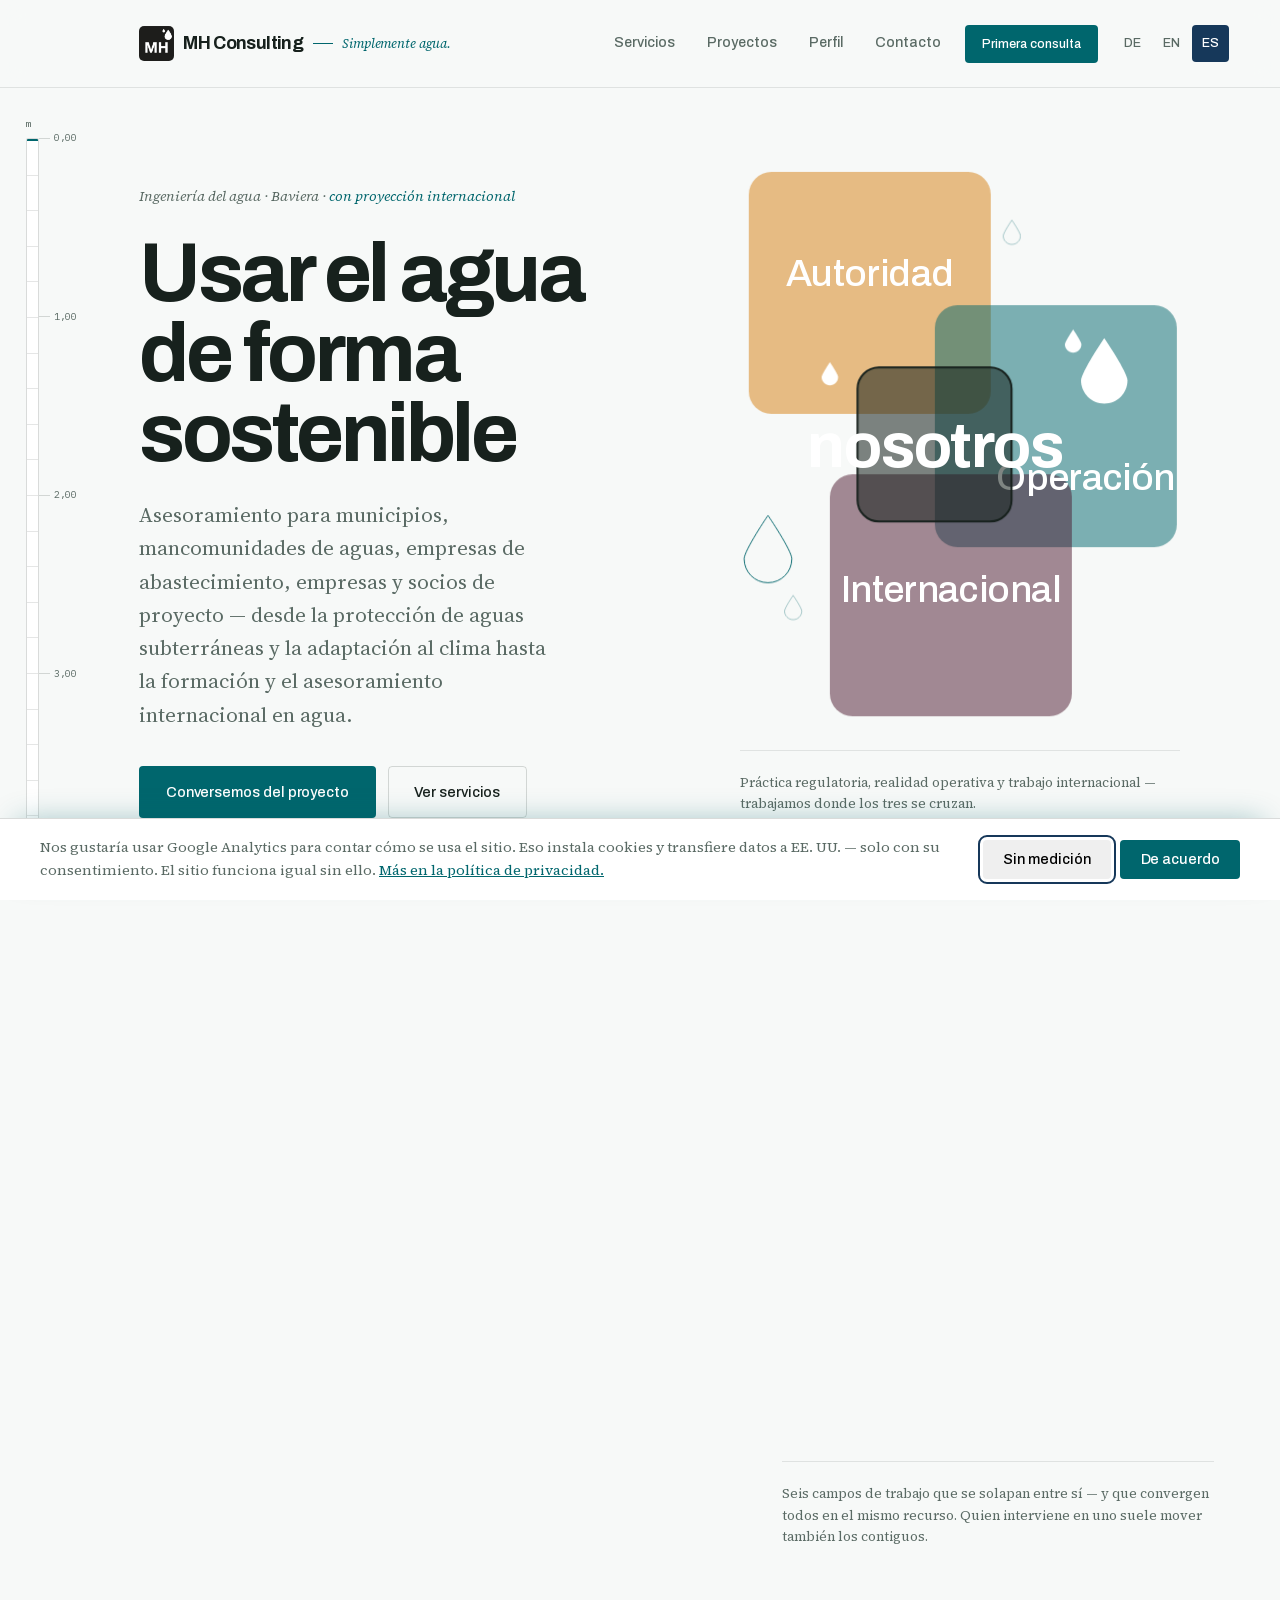
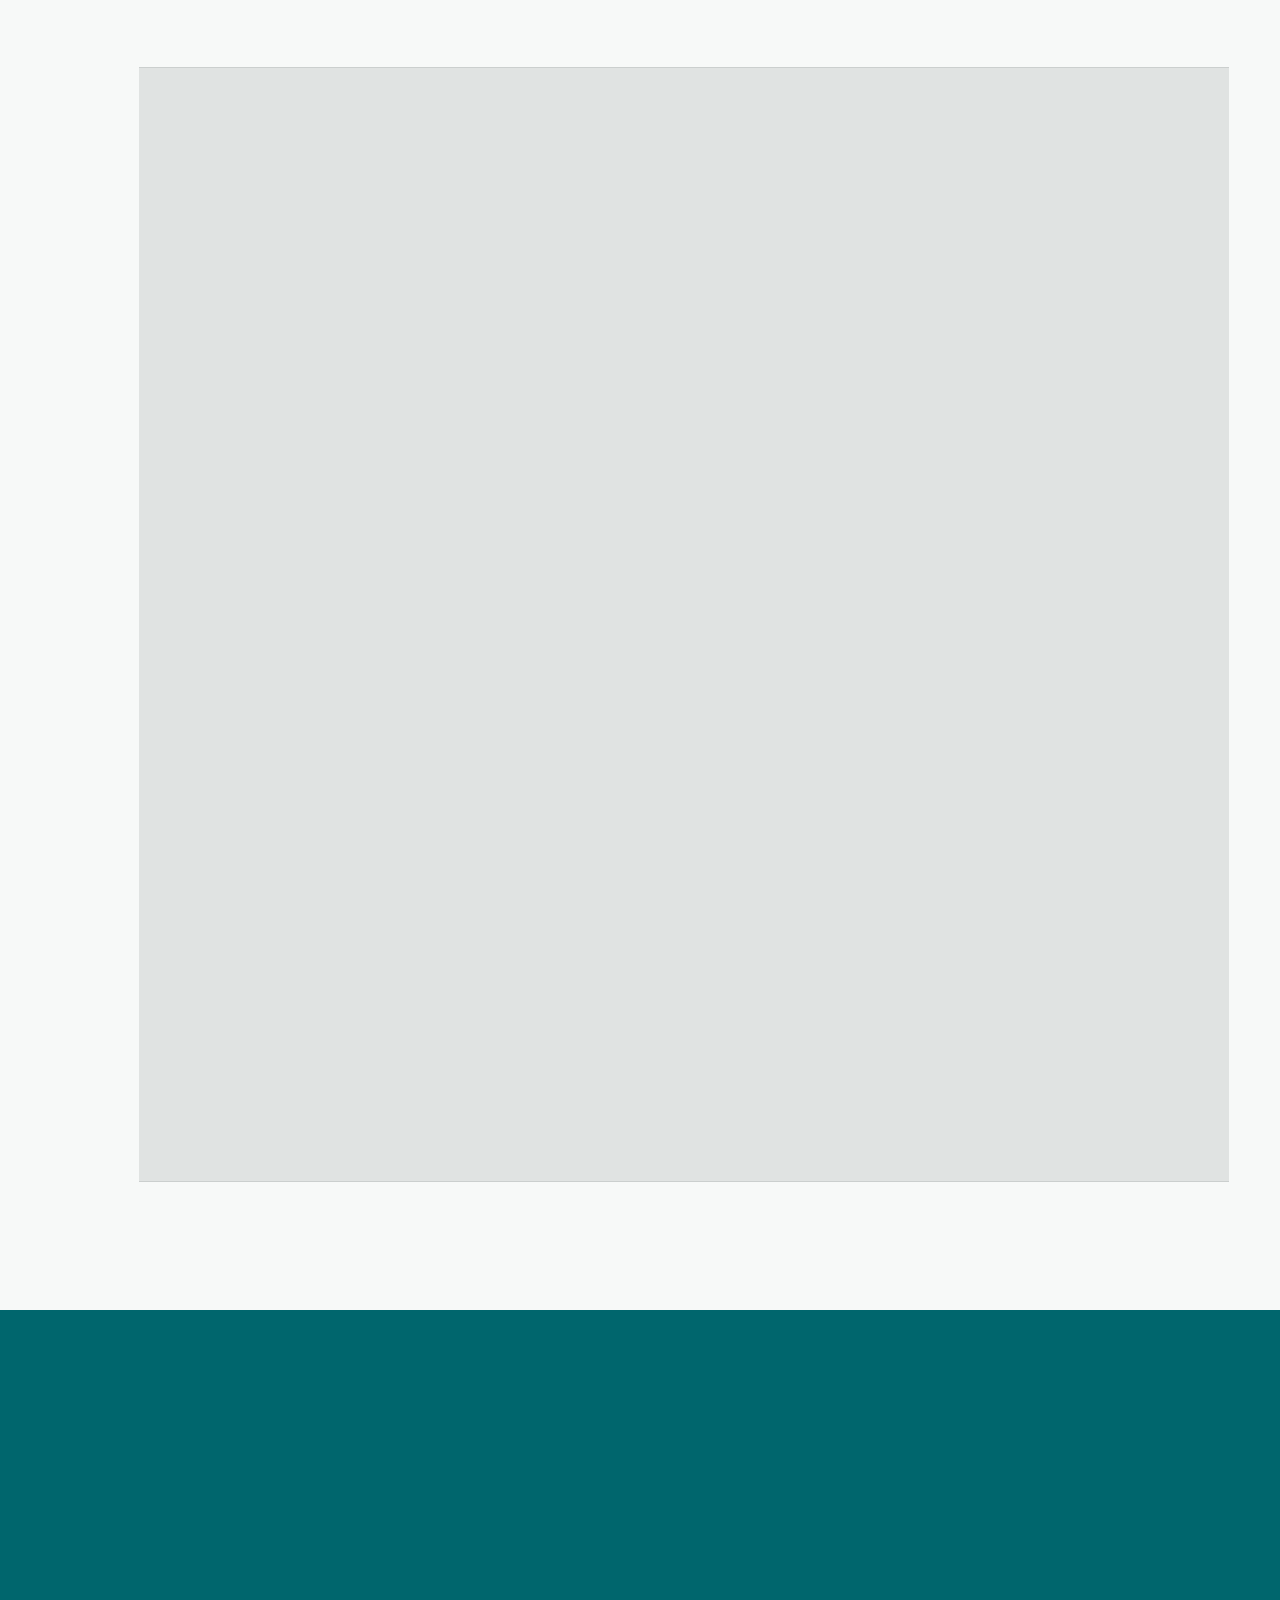
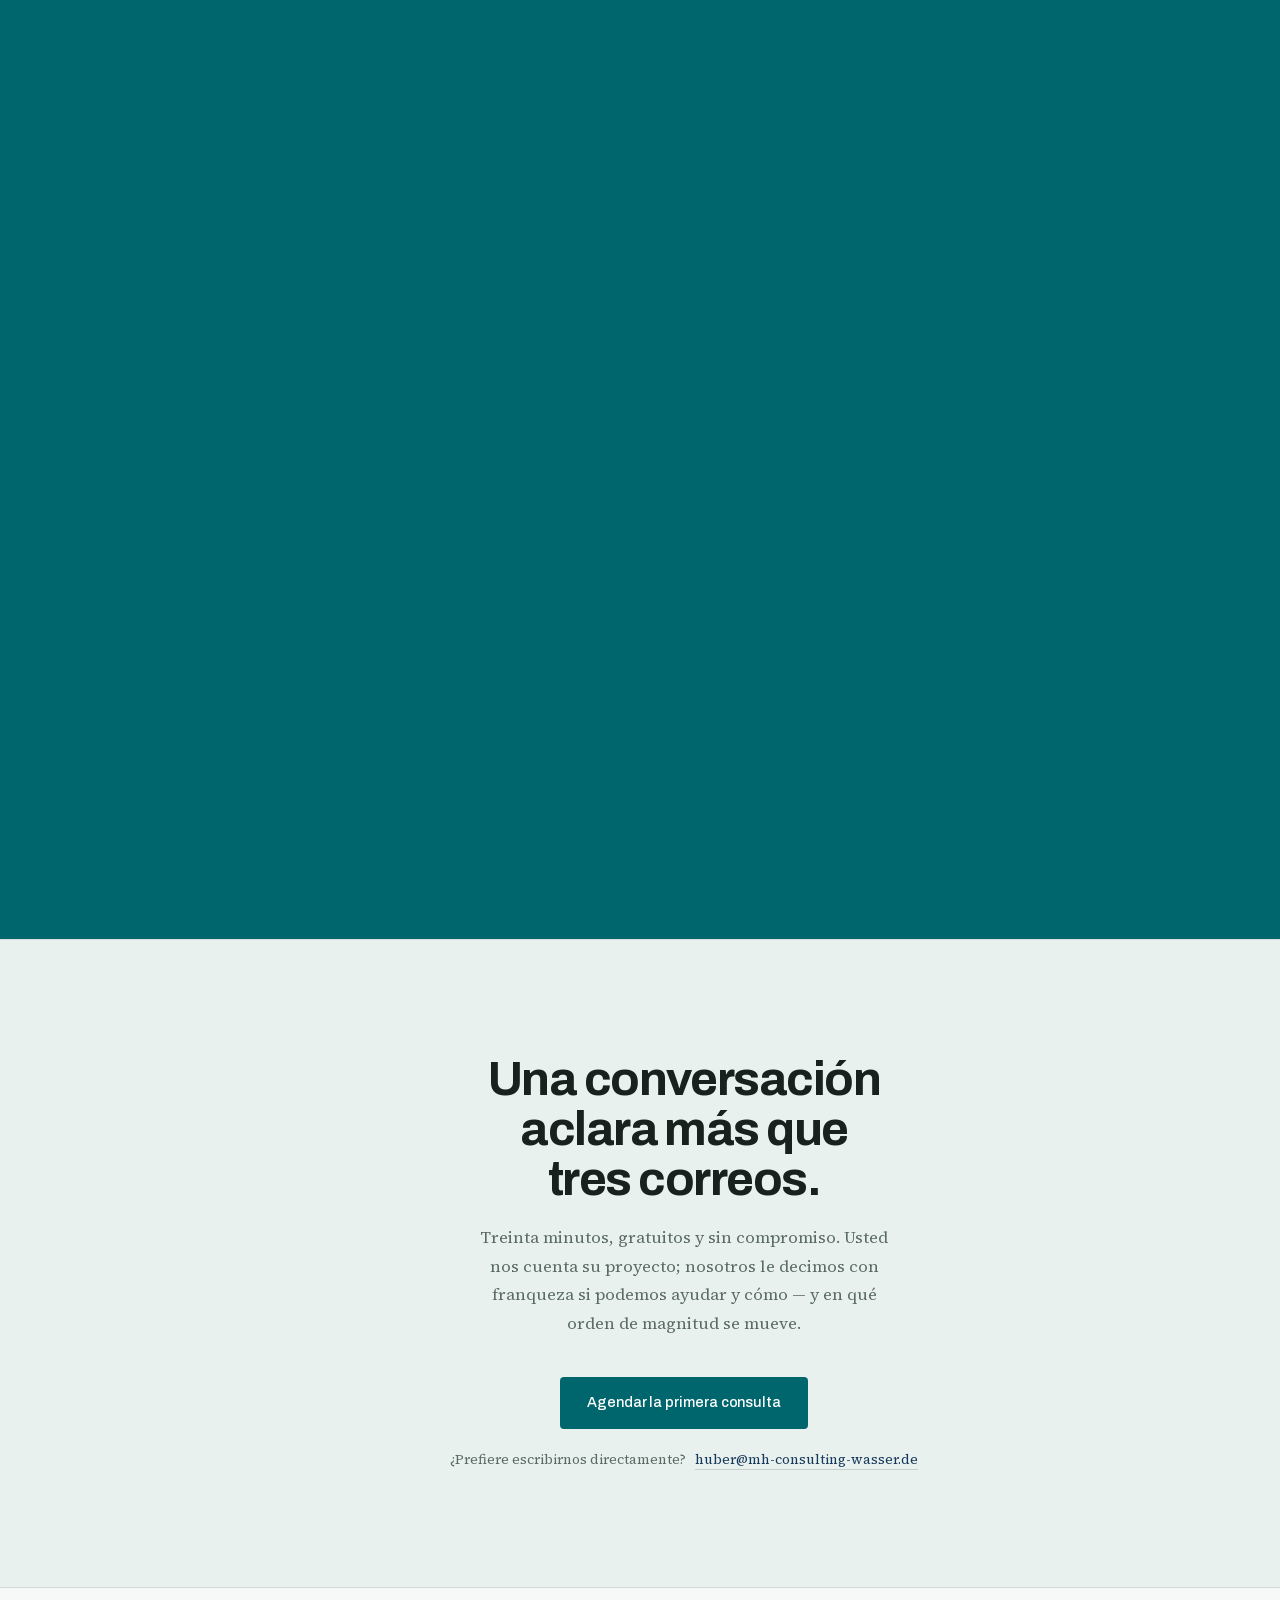
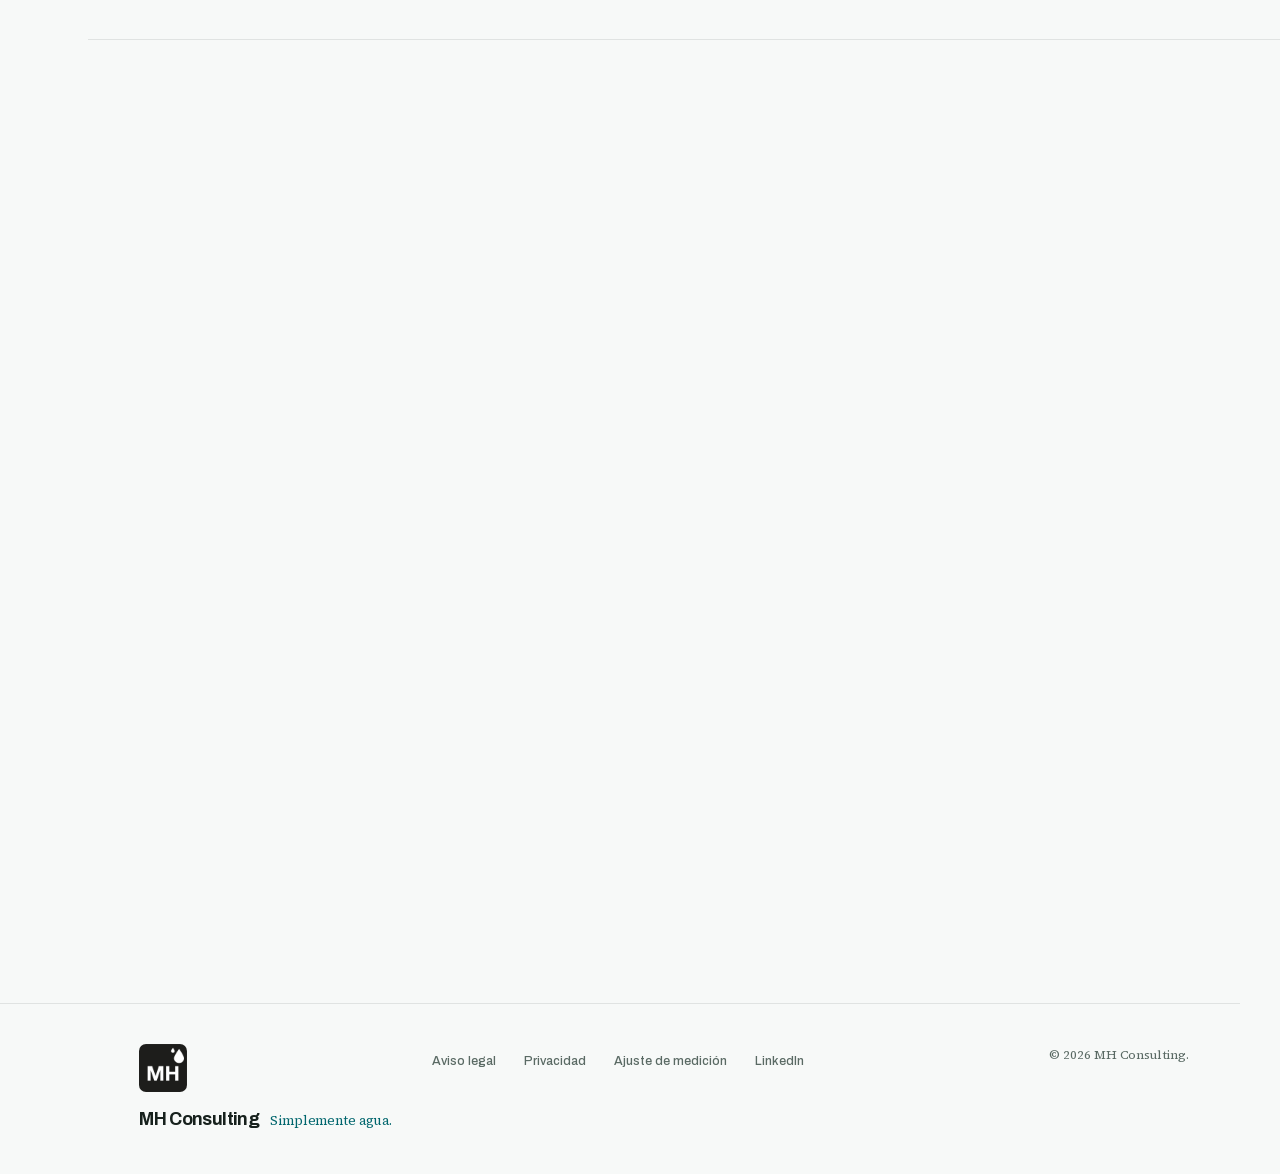
<file: es/index.html>
<!doctype html>
<html lang="es">
<head>
<meta charset="utf-8">
<meta name="viewport" content="width=device-width, initial-scale=1">
<title data-i18n="meta.title">MH Consulting — Ingeniería de agua y medio ambiente</title>
<meta name="description" data-i18n-attr="content:meta.desc" content="Magdalena Huber, MH Consulting Rosenheim: ingeniería de agua y medio ambiente — aguas subterráneas, abastecimiento, clima, análisis y formación.">
<!-- Sicherheitsvorgaben als Meta-Angabe. GitHub Pages erlaubt keine
     eigenen HTTP-Kopfzeilen, deshalb hier — wirkt für alles, was das
     Dokument selbst nachlädt.

     Die Liste ist so knapp, weil die Seite fast nichts von außen holt:
     Skripte, Stile, Schriften und Bilder kommen ausschließlich vom
     eigenen Server. Die beiden Google-Adressen stehen nur da, weil die
     Reichweitenmessung nach Zustimmung nachgeladen wird — ohne sie würde
     die eigene Vorgabe sie blockieren.

     `form-action 'none'`: Die Formulare senden nirgendwohin, sie bauen
     eine mailto-Adresse. `frame-ancestors 'none'` verhindert, dass die
     Seite in fremde Rahmen eingebettet wird (Clickjacking). -->
<meta http-equiv="Content-Security-Policy" content="
  default-src 'self';
  base-uri 'self';
  object-src 'none';
  frame-ancestors 'none';
  form-action 'none';
  img-src 'self' data:;
  font-src 'self';
  style-src 'self';
  script-src 'self' https://www.googletagmanager.com;
  connect-src 'self' https://www.google-analytics.com https://*.analytics.google.com https://*.googletagmanager.com;
  upgrade-insecure-requests">
<meta name="referrer" content="strict-origin-when-cross-origin">
<meta name="theme-color" content="#00666D">

<!-- Kanonische Adresse ist die .de-Fassung; mh-consulting-wasser.com
     leitet per 301 dorthin. Bei einem Wechsel siehe README, „Domain". -->
<link rel="canonical" href="https://mh-consulting-wasser.de/es/">
<link rel="alternate" hreflang="de" href="https://mh-consulting-wasser.de/">
<link rel="alternate" hreflang="en" href="https://mh-consulting-wasser.de/en/">
<link rel="alternate" hreflang="es" href="https://mh-consulting-wasser.de/es/">
<link rel="alternate" hreflang="x-default" href="https://mh-consulting-wasser.de/">

<meta property="og:type" content="website">
<meta property="og:site_name" content="MH Consulting">
<meta property="og:locale" content="es_ES">
<meta property="og:locale:alternate" content="en_GB">
<meta property="og:locale:alternate" content="es_ES">
<meta property="og:url" content="https://mh-consulting-wasser.de/es/">
<meta property="og:title" data-i18n-attr="content:meta.title" content="MH Consulting — Ingeniería de agua y medio ambiente">
<meta property="og:description" data-i18n-attr="content:meta.desc" content="Magdalena Huber, MH Consulting Rosenheim: ingeniería de agua y medio ambiente — aguas subterráneas, abastecimiento, clima, análisis y formación.">
<meta property="og:image" content="https://mh-consulting-wasser.de/assets/img/og.jpg">
<meta property="og:image:width" content="1200">
<meta property="og:image:height" content="630">
<meta property="og:image:alt" content="MH Consulting — Wasser nachhaltig nutzen">
<meta name="twitter:card" content="summary_large_image">

<!-- PLATZHALTER: Bestätigungs-Token der Google Search Console eintragen
     und dann diese Zeile aktivieren.
<meta name="google-site-verification" content="TOKEN-HIER-EINSETZEN"> -->
<link rel="preload" href="../assets/fonts/archivo-700-normal-latin.woff2" as="font" type="font/woff2" crossorigin>
<link rel="preload" href="../assets/fonts/source-serif-4-400-normal-latin.woff2" as="font" type="font/woff2" crossorigin>
<link rel="stylesheet" href="../assets/fonts/fonts.css">
<link rel="stylesheet" href="../assets/css/style.css">
<link rel="icon" href="../assets/img/favicon-32.png" sizes="32x32">
<link rel="icon" href="../assets/img/favicon-16.png" sizes="16x16">
<link rel="apple-touch-icon" href="../assets/img/apple-touch-icon.png">
<link rel="manifest" href="../site.webmanifest">

<script type="application/ld+json">
{
  "@context": "https://schema.org",
  "@graph": [
    {
      "@type": "ProfessionalService",
      "@id": "https://mh-consulting-wasser.de/#organisation",
      "name": "MH Consulting",
      "description": "Beratung rund um die Ressource Wasser: Grundwasserschutz und Wasserversorgung, Klimaanpassung, Analysen und Fachkonzepte, Projektbegleitung, Bildung sowie internationale Wasserberatung.",
      "url": "https://mh-consulting-wasser.de/",
      "email": "huber@mh-consulting-wasser.de",
      "image": "https://mh-consulting-wasser.de/assets/img/og.jpg",
      "logo": "https://mh-consulting-wasser.de/assets/img/logo.png",
      "founder": {
        "@id": "https://mh-consulting-wasser.de/#magdalena-huber"
      },
      "knowsLanguage": [
        "de",
        "en",
        "es"
      ],
      "areaServed": [
        {
          "@type": "City",
          "name": "Rosenheim"
        },
        {
          "@type": "AdministrativeArea",
          "name": "Oberbayern"
        },
        {
          "@type": "State",
          "name": "Bayern"
        },
        {
          "@type": "Country",
          "name": "Deutschland"
        },
        {
          "@type": "Place",
          "name": "Lateinamerika"
        }
      ],
      "contactPoint": {
        "@type": "ContactPoint",
        "contactType": "Kundenkontakt",
        "telephone": "+49 160 96672854",
        "email": "huber@mh-consulting-wasser.de",
        "availableLanguage": [
          "de",
          "en",
          "es"
        ]
      },
      "knowsAbout": [
        "Grundwasserschutz",
        "Wasserschutzgebiete",
        "Trinkwasserversorgung",
        "Hydrologische Auswertung",
        "Wasserrechtliche Verfahren",
        "Gutachten und Stellungnahmen",
        "Klimaanpassung",
        "Regenwassermanagement",
        "Wasserwiederverwendung",
        "Renaturierung",
        "Netzanalyse",
        "Wasserverluste",
        "Monitoring",
        "Machbarkeitsbewertung",
        "Fachkonzepte",
        "GIS-Analysen",
        "Fördermittelberatung",
        "Förderanträge",
        "Umweltbildung",
        "Technologietransfer",
        "Entwicklungszusammenarbeit",
        "WASH"
      ],
      "geo": {
        "@type": "GeoCoordinates",
        "latitude": 47.8561,
        "longitude": 12.1289
      },
      "telephone": "+49 160 96672854",
      "address": {
        "@type": "PostalAddress",
        "streetAddress": "Illerstraße 24a",
        "postalCode": "83022",
        "addressLocality": "Rosenheim",
        "addressRegion": "Bayern",
        "addressCountry": "DE"
      },
      "hasOfferCatalog": {
        "@type": "OfferCatalog",
        "name": "Leistungen",
        "itemListElement": [
          {
            "@type": "Offer",
            "itemOffered": {
              "@type": "Service",
              "name": "Grundwasserschutz & Wasserversorgung"
            }
          },
          {
            "@type": "Offer",
            "itemOffered": {
              "@type": "Service",
              "name": "Klimaanpassung & nachhaltiges Wassermanagement"
            }
          },
          {
            "@type": "Offer",
            "itemOffered": {
              "@type": "Service",
              "name": "Analysen, Fachkonzepte & technische Bewertung"
            }
          },
          {
            "@type": "Offer",
            "itemOffered": {
              "@type": "Service",
              "name": "Projektbegleitung, Beratung & Wissenstransfer"
            }
          },
          {
            "@type": "Offer",
            "itemOffered": {
              "@type": "Service",
              "name": "Bildung, Workshops & Wissenstransfer"
            }
          },
          {
            "@type": "Offer",
            "itemOffered": {
              "@type": "Service",
              "name": "Internationale Wasserberatung & Technologietransfer"
            }
          }
        ]
      },
      "employee": {
        "@id": "https://mh-consulting-wasser.de/#magdalena-huber"
      }
    },
    {
      "@type": "Person",
      "@id": "https://mh-consulting-wasser.de/#magdalena-huber",
      "name": "Magdalena Huber",
      "givenName": "Magdalena",
      "familyName": "Huber",
      "jobTitle": "M.Sc. Umweltingenieurwesen",
      "description": "Magdalena Huber ist Umweltingenieurin und Inhaberin von MH Consulting in Rosenheim. Sie berät Kommunen, Zweckverbände und Wasserversorger zu Grundwasserschutz, Wasserversorgung, Klimaanpassung und internationaler Wasserberatung.",
      "image": "https://mh-consulting-wasser.de/assets/img/portrait.jpg",
      "url": "https://mh-consulting-wasser.de/#profil",
      "worksFor": {
        "@id": "https://mh-consulting-wasser.de/#organisation"
      },
      "knowsLanguage": [
        "de",
        "en",
        "es"
      ],
      "address": {
        "@type": "PostalAddress",
        "streetAddress": "Illerstraße 24a",
        "postalCode": "83022",
        "addressLocality": "Rosenheim",
        "addressRegion": "Bayern",
        "addressCountry": "DE"
      },
      "alumniOf": [
        {
          "@type": "CollegeOrUniversity",
          "name": "Chalmers University of Technology, Göteborg"
        },
        {
          "@type": "CollegeOrUniversity",
          "name": "Technische Universität Braunschweig"
        }
      ],
      "sameAs": [
        "https://www.linkedin.com/in/magdalenahuber/"
      ],
      "knowsAbout": [
        "Grundwasserschutz",
        "Wasserschutzgebiete",
        "Trinkwasserversorgung",
        "Hydrologische Auswertung",
        "Wasserrechtliche Verfahren",
        "Gutachten und Stellungnahmen",
        "Klimaanpassung",
        "Regenwassermanagement",
        "Wasserwiederverwendung",
        "Renaturierung",
        "Netzanalyse",
        "Wasserverluste",
        "Monitoring",
        "Machbarkeitsbewertung",
        "Fachkonzepte",
        "GIS-Analysen",
        "Fördermittelberatung",
        "Förderanträge",
        "Umweltbildung",
        "Technologietransfer",
        "Entwicklungszusammenarbeit",
        "WASH"
      ]
    }
  ]
}
</script>
</head>
<body>

<a class="skiplink" href="#main" data-i18n="nav.skip">Ir al contenido</a>

<!-- Signature: Pegel (gauge staff) — scroll position as water level -->
<div class="gauge" aria-hidden="true">
  <span class="gauge__unit">m</span>
  <div class="gauge__staff"><span class="gauge__level"></span></div>
  <ol class="gauge__marks">
    <li data-mark="0,00"></li><li data-mark="1,00"></li><li data-mark="2,00"></li>
    <li data-mark="3,00"></li><li data-mark="4,00"></li>
  </ol>
</div>

<div id="top"></div>

<header class="masthead">
  <a class="wordmark" href="#top">
    <!-- Die minimale Bildmarke trägt keine Schrift mehr — nur „MH" und die
         Tropfen. Den Namen trägt die Schrift daneben, das Zeichen bleibt
         damit auch bei 34 px eindeutig. -->
    <img class="wordmark__mark" src="../assets/img/logo.png" alt="" aria-hidden="true"
         width="1024" height="1024" decoding="async">
    <span class="wordmark__name">MH Consulting</span>
    <span class="wordmark__rule" aria-hidden="true"></span>
    <span class="wordmark__sub" data-i18n="brand.claim">Simplemente agua.</span>
  </a>

  <nav class="nav" id="nav" aria-label="Navegación principal" data-i18n-attr="aria-label:nav.label">
    <a href="#leistungen" data-i18n="nav.services">Servicios</a>
    <a href="#projekte" data-i18n="nav.projects">Proyectos</a>
    <a href="#profil" data-i18n="nav.about">Perfil</a>
    <a href="#kontakt" data-i18n="nav.contact">Contacto</a>
  </nav>

  <div class="masthead__tools">
    <a class="cta-mini" href="#kontakt" data-opens-talk data-i18n="cta.mini">Primera consulta</a>
    <div class="lang" role="group" aria-label="Idioma" data-i18n-attr="aria-label:nav.lang">
      <a href="../" hreflang="de">DE</a>
      <a href="../en/" hreflang="en">EN</a>
      <a href="./" hreflang="es" aria-current="true">ES</a>
    </div>
    <button class="burger" id="burger" aria-expanded="false" aria-controls="nav" aria-label="Menú" data-i18n-attr="aria-label:nav.menu">
      <span></span><span></span>
    </button>
  </div>
</header>

<main id="main">

  <!-- ── HERO ───────────────────────────────────────────── -->
  <section class="hero">
    <div class="hero__text">
      <p class="eyebrow" data-i18n-html="hero.eyebrow">Ingeniería del agua · Baviera · <span class="eyebrow__intl">con proyección internacional</span></span></p>
      <h1 data-i18n-html="hero.h1">Usar el agua <br>de forma <br>sostenible</h1>
      <p class="standfirst" data-i18n="hero.lede">Asesoramiento para municipios, mancomunidades de aguas, empresas de abastecimiento, empresas y socios de proyecto — desde la protección de aguas subterráneas y la adaptación al clima hasta la formación y el asesoramiento internacional en agua.</p>
      <div class="actions">
        <a class="btn btn--solid" href="#kontakt" data-opens-write data-i18n="hero.cta1">Conversemos del proyecto</a>
        <a class="btn btn--ghost" href="#leistungen" data-i18n="hero.cta2">Ver servicios</a>
      </div>
    </div>

    <figure class="venn venn--work">
      <!-- Die von der Auftraggeberin gestaltete Fassung, aus der PNG-Vorlage
           als Inline-SVG nachgebaut (Geometrie 1:1 vermessen: drei gleich
           große Felder von 385 Einheiten, Radius 36).

           Gegenüber der Bilddatei gewinnt diese Fassung dreierlei: Die
           Beschriftungen werden mitübersetzt (`venn1.a`–`venn1.c`), sie
           erben die Hausschrift statt sie einzubacken, und die Felder
           lassen sich einzeln animieren — die Einblend-Regeln für
           `.venn__c--1/2/3` liegen im Stylesheet bereits vor.

           Die Schrift steht bewusst in --ink und nicht in Weiß: Bei 50 %
           Deckkraft der Flächen erreicht Weiß nur 1,8:1 (Behörde) bzw.
           2,4:1 (Betrieb) und ist damit unlesbar. --ink liegt bei 9,3:1
           bzw. 6,8:1. -->
      <svg viewBox="190 55 700 890" role="img" aria-labelledby="v1t v1d">
        <title id="v1t" data-i18n="venn1.title">Autoridad pública, operación municipal y trabajo internacional</title>
        <desc id="v1d" data-i18n="venn1.desc">Diagrama de Venn con tres conjuntos — autoridad pública, operación municipal y cooperación internacional. La intersección común está resaltada como campo de trabajo.</desc>

        <defs>
          <!-- Ein Tropfen, sechsmal verwendet. Kastenmaß 72 × 104. -->
          <symbol id="drop" viewBox="0 0 72 104">
            <path d="M36 4C36 4 70 54 70 66C70 84.8 54.8 100 36 100C17.2 100 2 84.8 2 66C2 54 36 4 36 4Z"/>
          </symbol>
        </defs>

        <g class="venn__sets">
          <rect class="venn__c venn__c--1" x="204" y="66"  width="385" height="385" rx="36"/>
          <rect class="venn__c venn__c--2" x="500" y="278" width="385" height="385" rx="36"/>
          <rect class="venn__c venn__c--3" x="333" y="547" width="385" height="385" rx="36"/>
        </g>

        <!-- Tropfen: die weißen liegen auf den Flächen, die offenen daneben. -->
        <g class="venn__drops" aria-hidden="true">
          <use class="venn__drop venn__drop--fill" href="#drop" x="319" y="367" width="28" height="40"/>
          <use class="venn__drop venn__drop--fill" href="#drop" x="706" y="315" width="28" height="40"/>
          <use class="venn__drop venn__drop--fill" href="#drop" x="730" y="326" width="79" height="113"/>
          <use class="venn__drop venn__drop--line" href="#drop" x="608" y="141" width="29" height="42"/>
          <use class="venn__drop venn__drop--line" href="#drop" x="194" y="608" width="81" height="116"/>
          <use class="venn__drop venn__drop--line" href="#drop" x="260" y="738" width="29" height="42"/>
        </g>

        <g class="venn__labels">
          <text x="396" y="248" data-i18n="venn1.a">Autoridad</text>
          <text x="740" y="572" data-i18n="venn1.b">Operación</text>
          <text x="526" y="750" data-i18n="venn1.c">Internacional</text>
        </g>

        <g class="venn__core">
          <rect class="venn__chip" x="377" y="377" width="245" height="245" rx="34"/>
          <text x="500" y="536" data-i18n="venn1.core">nosotros</text>
        </g>
      </svg>
      <figcaption data-i18n="venn1.cap">Práctica regulatoria, realidad operativa y trabajo internacional — trabajamos donde los tres se cruzan.</figcaption>
    </figure>

  </section>

  <!-- ── LEISTUNGEN ─────────────────────────────────────── -->
  <section id="leistungen" class="band">
    <div class="band__split">
      <div class="band__head">
        <h2 data-i18n="svc.h2">Seis campos, un recurso</h2>
        <p class="band__lede" data-i18n="svc.lede">MH Consulting apoya a municipios, empresas de abastecimiento, empresas y socios de proyecto en el desarrollo de soluciones sostenibles, adaptadas al clima y viables en la práctica en torno al recurso agua.</p>
      </div>

      <figure class="venn venn--sm venn--ring" tabindex="-1">
      <svg viewBox="54 34 452 492" role="img" aria-labelledby="v2t v2d">
        <title id="v2t" data-i18n="venn2.title">Seis campos de trabajo en torno al recurso agua</title>
        <desc id="v2d" data-i18n="venn2.desc">Seis círculos superpuestos en anillo — protección de aguas subterráneas, adaptación al clima, análisis, acompañamiento de proyectos, formación y asesoramiento internacional. En el centro está el recurso común: el agua.</desc>
        <g class="venn__sets">
          <circle class="venn__c venn__c--r1" data-service="1" cx="280" cy="132" r="88"/>
          <circle class="venn__c venn__c--r2" data-service="2" cx="408" cy="206" r="88"/>
          <circle class="venn__c venn__c--r3" data-service="3" cx="408" cy="354" r="88"/>
          <circle class="venn__c venn__c--r4" data-service="4" cx="280" cy="428" r="88"/>
          <circle class="venn__c venn__c--r5" data-service="5" cx="152" cy="354" r="88"/>
          <circle class="venn__c venn__c--r6" data-service="6" cx="152" cy="206" r="88"/>
        </g>
        <g class="venn__labels">
          <text x="280" y="139" data-service="1" data-i18n="venn2.a">Subterráneas</text>
          <text x="408" y="213" data-service="2" data-i18n="venn2.b">Clima</text>
          <text x="408" y="361" data-service="3" data-i18n="venn2.c">Análisis</text>
          <text x="280" y="435" data-service="4" data-i18n="venn2.d">Proyectos</text>
          <text x="152" y="361" data-service="5" data-i18n="venn2.e">Formación</text>
          <text x="152" y="213" data-service="6" data-i18n="venn2.f">Internacional</text>
        </g>
        <g class="venn__core">
          <text x="280" y="289" data-i18n="venn2.core1">Agua</text>
        </g>
      </svg>
        <figcaption data-i18n="venn2.cap">Seis campos de trabajo que se solapan entre sí — y que convergen todos en el mismo recurso. Quien interviene en uno suele mover también los contiguos.</figcaption>
      </figure>
    </div>

    <ul class="cards">
      <li class="card">
        <span class="card__tick" aria-hidden="true"></span>
        <h3 data-i18n="svc.1t">Protección de aguas subterráneas y abastecimiento de agua</h3>
        <p data-i18n="svc.1d">Un abastecimiento de agua seguro comienza por la protección del recurso. Apoyo en cuestiones de gestión del agua, desde la evaluación hidrológica y la valoración técnica hasta el acompañamiento de los procedimientos de autorización en materia de aguas, incluidos dictámenes e informes.</p>
        <ul class="tags">
          <li data-i18n="svc.1a">Aguas subterráneas</li><li data-i18n="svc.1b">Zonas de protección</li><li data-i18n="svc.1c">Agua potable</li>
        </ul>
        <button class="card__more" type="button" data-service="1" data-topic="grundwasser">
          <span data-i18n="svc.more">Ver detalles</span>
        </button>
      </li>
      <li class="card">
        <span class="card__tick" aria-hidden="true"></span>
        <h3 data-i18n="svc.2t">Adaptación al clima y gestión sostenible del agua</h3>
        <p data-i18n="svc.2d">Los periodos de sequía, las lluvias intensas y la creciente presión de uso exigen una nueva forma de tratar el agua. De forma conjunta se desarrollan medidas que utilizan el agua con mayor eficiencia y hacen los sistemas más resilientes — desde la gestión de aguas pluviales hasta la renaturalización de cauces.</p>
        <ul class="tags">
          <li data-i18n="svc.2a">Ahorro de agua</li><li data-i18n="svc.2b">Aguas pluviales</li><li data-i18n="svc.2c">Reutilización</li>
        </ul>
        <button class="card__more" type="button" data-service="2" data-topic="klima">
          <span data-i18n="svc.more">Ver detalles</span>
        </button>
      </li>
      <li class="card">
        <span class="card__tick" aria-hidden="true"></span>
        <h3 data-i18n="svc.3t">Análisis, conceptos técnicos y evaluación técnica</h3>
        <p data-i18n="svc.3d">No toda solución técnicamente posible es también razonable a largo plazo. MH Consulting apoya en la comparación estructurada de distintas opciones y en la toma de decisiones fundamentadas — desde el análisis de redes y la evaluación de pérdidas de agua hasta la implantación de un monitoreo fiable.</p>
        <ul class="tags">
          <li data-i18n="svc.3a">Viabilidad</li><li data-i18n="svc.3b">Conceptos técnicos</li><li data-i18n="svc.3c">Análisis SIG</li>
        </ul>
        <button class="card__more" type="button" data-service="3" data-topic="analysen">
          <span data-i18n="svc.more">Ver detalles</span>
        </button>
      </li>
      <li class="card">
        <span class="card__tick" aria-hidden="true"></span>
        <h3 data-i18n="svc.4t">Acompañamiento de proyectos, asesoramiento y transferencia de conocimiento</h3>
        <p data-i18n="svc.4d">Desde una buena idea hasta su ejecución hay que reunir a muchas partes implicadas. Apoyo los proyectos en lo técnico, en lo organizativo y en las interfaces entre técnica, administración y operación — incluida la búsqueda de fondos y la preparación de solicitudes de subvención.</p>
        <ul class="tags">
          <li data-i18n="svc.4a">Dirección de proyectos</li><li data-i18n="svc.4b">Coordinación</li><li data-i18n="svc.4c">Documentación</li>
        </ul>
        <button class="card__more" type="button" data-service="4" data-topic="projekt">
          <span data-i18n="svc.more">Ver detalles</span>
        </button>
      </li>
      <li class="card">
        <span class="card__tick" aria-hidden="true"></span>
        <h3 data-i18n="svc.5t">Formación, talleres y transferencia de conocimiento</h3>
        <p data-i18n="svc.5d">El conocimiento crea la base para cambios sostenibles. Por eso MH Consulting transmite temas de gestión del agua y del clima de forma práctica, comprensible y adaptada al público – desde el taller especializado hasta la educación ambiental.</p>
        <ul class="tags">
          <li data-i18n="svc.5a">Formaciones</li><li data-i18n="svc.5b">Formación continua</li><li data-i18n="svc.5c">Educación ambiental</li>
        </ul>
        <button class="card__more" type="button" data-service="5" data-topic="bildung">
          <span data-i18n="svc.more">Ver detalles</span>
        </button>
      </li>
      <li class="card">
        <span class="card__tick" aria-hidden="true"></span>
        <h3 data-i18n="svc.6t">Asesoramiento internacional en agua y transferencia tecnológica</h3>
        <p data-i18n="svc.6d">Las soluciones de gestión del agua no se pueden trasladar uno a uno de un país a otro. Lo decisivo es si una tecnología funciona realmente en las condiciones locales concretas y si puede operarse a largo plazo — por ejemplo en proyectos WASH de cooperación al desarrollo.</p>
        <ul class="tags">
          <li data-i18n="svc.6a">Cooperación al desarrollo</li><li data-i18n="svc.6b">Transferencia tecnológica</li><li data-i18n="svc.6c">América Latina</li>
        </ul>
        <button class="card__more" type="button" data-service="6" data-topic="international">
          <span data-i18n="svc.more">Ver detalles</span>
        </button>
      </li>
    </ul>
  </section>

  <!-- ── PROJEKTE ───────────────────────────────────────── -->
  <!-- data-nosnippet: solange hier Platzhalter stehen, darf Google den
     Abschnitt nicht als Suchergebnis-Textausschnitt verwenden.
     ENTFERNEN, sobald echte Referenzen eingetragen sind. -->
  <section id="projekte" class="band band--dark" data-nosnippet>
    <div class="band__head band__head--center">
      <h2 data-i18n="prj.h2">Referencias seleccionadas</h2>
      <p class="band__lede" data-i18n="prj.lede">[MARCADOR DE POSICIÓN — añadir una frase introductoria cuando haya referencias reales.]</p>
    </div>

    <ol class="cases">
      <li class="case">
        <div class="case__meta">
          <span class="case__year" data-i18n="prj.year">[Periodo]</span>
          <span class="case__place" data-i18n="prj.1p">[Ciudad, país]</span>
        </div>
        <div class="case__body">
          <h3 data-i18n="prj.1t">[Referencia 1 — p. ej. protección de aguas subterráneas o abastecimiento]</h3>
          <p data-i18n="prj.1d">[Dos o tres frases: situación de partida, encargo, resultado. ¿Cuál era la pregunta, qué se hizo, qué salió de ello?]</p>
        </div>
        <dl class="case__figs">
          <div><dt data-i18n="prj.1k1">[Indicador]</dt><dd data-i18n="prj.val">[Valor]</dd></div>
          <div><dt data-i18n="prj.1k2">[Indicador]</dt><dd data-i18n="prj.val">[Valor]</dd></div>
        </dl>
      </li>

      <li class="case">
        <div class="case__meta">
          <span class="case__year" data-i18n="prj.year">[Periodo]</span>
          <span class="case__place" data-i18n="prj.2p">[Ciudad, país]</span>
        </div>
        <div class="case__body">
          <h3 data-i18n="prj.2t">[Referencia 2 — p. ej. adaptación al clima o gestión sostenible del agua]</h3>
          <p data-i18n="prj.2d">[Dos o tres frases: situación de partida, encargo, resultado.]</p>
        </div>
        <dl class="case__figs">
          <div><dt data-i18n="prj.2k1">[Indicador]</dt><dd data-i18n="prj.val">[Valor]</dd></div>
          <div><dt data-i18n="prj.2k2">[Indicador]</dt><dd data-i18n="prj.val">[Valor]</dd></div>
        </dl>
      </li>

      <li class="case">
        <div class="case__meta">
          <span class="case__year" data-i18n="prj.year">[Periodo]</span>
          <span class="case__place" data-i18n="prj.3p">[Ciudad, país]</span>
        </div>
        <div class="case__body">
          <h3 data-i18n="prj.3t">[Referencia 3 — p. ej. análisis, concepto técnico o acompañamiento de proyectos]</h3>
          <p data-i18n="prj.3d">[Dos o tres frases: situación de partida, encargo, resultado.]</p>
        </div>
        <dl class="case__figs">
          <div><dt data-i18n="prj.3k1">[Indicador]</dt><dd data-i18n="prj.val">[Valor]</dd></div>
          <div><dt data-i18n="prj.3k2">[Indicador]</dt><dd data-i18n="prj.val">[Valor]</dd></div>
        </dl>
      </li>

      <li class="case">
        <div class="case__meta">
          <span class="case__year" data-i18n="prj.year">[Periodo]</span>
          <span class="case__place" data-i18n="prj.4p">[Ciudad, país]</span>
        </div>
        <div class="case__body">
          <h3 data-i18n="prj.4t">[Referencia 4 — p. ej. formación o asesoramiento internacional en agua]</h3>
          <p data-i18n="prj.4d">[Dos o tres frases: situación de partida, encargo, resultado.]</p>
        </div>
        <dl class="case__figs">
          <div><dt data-i18n="prj.4k1">[Indicador]</dt><dd data-i18n="prj.val">[Valor]</dd></div>
          <div><dt data-i18n="prj.4k2">[Indicador]</dt><dd data-i18n="prj.val">[Valor]</dd></div>
        </dl>
      </li>
    </ol>

    <p class="disclaimer" data-i18n="prj.note">[MARCADOR DE POSICIÓN — son plantillas vacías, no proyectos reales. Reemplazar por referencias reales y obtener la autorización de los clientes antes de publicar. Si la sección no hace falta, puede eliminarse junto con su entrada de navegación.]</p>
  </section>

  <!-- ── CALL TO ACTION ─────────────────────────────────── -->
  <section class="cta" aria-labelledby="cta-h">
    <div class="cta__inner">
      <h2 id="cta-h" data-i18n="cta.h2">Una conversación aclara más que tres correos.</h2>
      <p class="cta__lede" data-i18n="cta.lede">Treinta minutos, gratuitos y sin compromiso. Usted nos cuenta su proyecto; nosotros le decimos con franqueza si podemos ayudar y cómo — y en qué orden de magnitud se mueve.</p>
      <div class="cta__actions">
        <a class="btn btn--solid" href="#kontakt" data-opens-talk data-i18n="cta.btn">Agendar la primera consulta</a>
        <p class="cta__alt">
          <span data-i18n="cta.alt">¿Prefiere escribirnos directamente?</span>
          <a href="mailto:huber@mh-consulting-wasser.de" data-i18n="ph.mail">huber@mh-consulting-wasser.de</a>
        </p>
      </div>
    </div>
  </section>

  <!-- ── PROFIL / TEAM ──────────────────────────────────── -->
  <section id="profil" class="band">
    <div class="band__head">
      <h2 data-i18n="abt.h2">Quién trabaja aquí</h2>
    </div>

    <div class="profile">
      <figure class="profile__portrait">
        <img class="portrait" src="../assets/img/portrait.jpg" width="490" height="764" alt="Retrato de Magdalena Huber con casco de seguridad en una instalación de agua" data-i18n-attr="alt:abt.photoAlt" loading="lazy" decoding="async">
        <figcaption>
          <b data-i18n="abt.name">Magdalena Huber</b>
          <span data-i18n="abt.role">M.Sc. Ingeniería Ambiental · Titular</span>
        </figcaption>
      </figure>

      <div class="profile__text">
        <p class="lead" data-i18n="abt.p1">Después de diez años entre una autoridad pública, una empresa municipal y la cooperación internacional, aquí rige un principio simple: un proyecto vale lo que valen los datos que lo sostienen — y las personas que después lo van a operar.</p>
        <p data-i18n="abt.p2">El trabajo abarca los procedimientos de derecho de aguas y el desarrollo de cauces en una autoridad de aguas, la operación diaria del abastecimiento municipal de agua y tres años de asesoría técnica en el Perú. Esa combinación de práctica regulatoria, realidad operativa y trabajo de proyecto en contexto internacional marca cada encargo.</p>

        <h3 class="subhead" data-i18n="abt.exp">Trayectoria</h3>
        <ol class="track">
          <li><span class="track__yr" data-i18n="abt.t0y">desde 2026</span><b data-i18n="abt.t0t">MH Consulting, Rosenheim</b><em data-i18n="abt.t0d">Oficina de ingeniería de agua y medio ambiente — fundación y dirección</em></li>
          <li><span class="track__yr">2023 – 2025</span><b data-i18n="abt.t1t">Autoridad de Aguas de Rosenheim</b><em data-i18n="abt.t1d">Ingeniería ambiental — ríos, trámites, protección contra crecidas</em></li>
          <li><span class="track__yr">2022 – 2023</span><b data-i18n="abt.t2t">Stadtwerke Böhmetal GmbH</b><em data-i18n="abt.t2d">Ingeniería de operaciones — redes e instalaciones</em></li>
          <li><span class="track__yr">2018 – 2022</span><b data-i18n="abt.t3t">GIZ GmbH — Perú y Eschborn</b><em data-i18n="abt.t3d">Agua y saneamiento — tres años de asesoría técnica en Lima, antes el Secretariado SuSanA</em></li>
        </ol>

        <h3 class="subhead" data-i18n="abt.edu">Formación</h3>
        <ol class="track">
          <li><span class="track__yr">2016 – 2018</span><b data-i18n="abt.e1t">Chalmers University of Technology, Gotemburgo</b><em data-i18n="abt.e1d">M.Sc. Infrastructure and Environmental Engineering</em></li>
          <li><span class="track__yr">2012 – 2016</span><b data-i18n="abt.e2t">TU Braunschweig</b><em data-i18n="abt.e2d">B.Sc. Ingeniería Ambiental</em></li>
        </ol>

        <h3 class="subhead" data-i18n="abt.lang">Idiomas de trabajo</h3>
        <ul class="langs">
          <li><b>Deutsch</b><span data-i18n="abt.l1">Lengua materna</span></li>
          <li><b>English</b><span data-i18n="abt.l2">C1 — competencia profesional</span></li>
          <li><b>Español</b><span data-i18n="abt.l3">C1 — competencia profesional</span></li>
        </ul>

        <p class="profile__more"><a href="https://www.linkedin.com/in/magdalenahuber/" rel="me noopener" target="_blank" data-i18n="abt.cv">Trayectoria completa en LinkedIn</a></p>
      </div>
    </div>
  </section>

  <!-- ── KONTAKT ────────────────────────────────────────── -->
  <section id="kontakt" class="band band--contact">
    <div class="contact">
      <div class="contact__pitch">
        <h2 data-i18n="ctc.h2">Cuéntenos su proyecto.</h2>
        <p class="band__lede" data-i18n="ctc.lede">Una primera conversación de 30 minutos no cuesta nada. Después sabrá si el encargo tiene sentido — y nosotros también.</p>

        <dl class="contact__list">
          <div><dt data-i18n="ctc.mail">Correo</dt><dd><a href="mailto:huber@mh-consulting-wasser.de" data-i18n="ph.mail">huber@mh-consulting-wasser.de</a></dd></div>
          <div><dt data-i18n="ctc.phone">Teléfono</dt><dd><a href="tel:+4916096672854" data-i18n="ph.phone">+49 160 96672854</a></dd></div>
          <div><dt data-i18n="ctc.addr">Oficina</dt><dd data-i18n-html="ph.addr">Illerstraße 24a<br>83022 Rosenheim<br>Alemania</dd></div>
          <div><dt data-i18n="ctc.profile">Perfil</dt><dd><a href="https://www.linkedin.com/in/magdalenahuber/" rel="me noopener" target="_blank">LinkedIn</a></dd></div>
        </dl>
      </div>

      <form class="form" id="form" novalidate>
        <div class="field">
          <label for="f-name" data-i18n="frm.name">Nombre</label>
          <input id="f-name" name="name" type="text" autocomplete="name" required>
        </div>
        <div class="field">
          <label for="f-org" data-i18n="frm.org">Organización</label>
          <input id="f-org" name="org" type="text" autocomplete="organization">
        </div>
        <div class="field field--wide choice" role="group" aria-labelledby="f-how-label">
          <span class="choice__legend" id="f-how-label" data-i18n="frm.how">¿Cómo le respondemos?</span>
          <div class="choice__row">
            <span class="choice__opt">
              <input id="f-how-mail" name="contact" type="radio" value="mail" checked>
              <label for="f-how-mail" data-i18n="frm.howMail">Por correo</label>
            </span>
            <span class="choice__opt">
              <input id="f-how-phone" name="contact" type="radio" value="phone">
              <label for="f-how-phone" data-i18n="frm.howPhone">Por teléfono</label>
            </span>
          </div>
        </div>
        <div class="field">
          <span class="field__head">
            <label for="f-mail" data-i18n="frm.mail">Correo</label>
            <em class="field__tag" data-tag="email" data-i18n="frm.optional" hidden>opcional</em>
          </span>
          <input id="f-mail" name="email" type="email" autocomplete="email" inputmode="email" required aria-required="true">
        </div>
        <div class="field">
          <span class="field__head">
            <label for="f-phone" data-i18n="frm.phone">Teléfono</label>
            <em class="field__tag" data-tag="phone" data-i18n="frm.optional">opcional</em>
          </span>
          <input id="f-phone" name="phone" type="tel" autocomplete="tel" inputmode="tel" aria-required="false">
        </div>
        <div class="field">
          <label for="f-topic" data-i18n="frm.topic">Tema</label>
          <select id="f-topic" name="topic">
            <option value="erstgespraech" data-i18n="frm.o0" selected>Primera consulta</option>
            <option value="grundwasser" data-i18n="frm.o1">Protección de aguas subterráneas y abastecimiento de agua</option>
            <option value="klima" data-i18n="frm.o2">Adaptación al clima y gestión sostenible del agua</option>
            <option value="analysen" data-i18n="frm.o3">Análisis, conceptos técnicos y evaluación técnica</option>
            <option value="projekt" data-i18n="frm.o4">Acompañamiento de proyectos, asesoramiento y transferencia de conocimiento</option>
            <option value="bildung" data-i18n="frm.o5">Formación, talleres y transferencia de conocimiento</option>
            <option value="international" data-i18n="frm.o6">Asesoramiento internacional en agua y transferencia tecnológica</option>
            <option value="sonstiges" data-i18n="frm.o7">Otro</option>
          </select>
        </div>
        <div class="field">
          <label for="f-slot" data-i18n="frm.slot">¿Cuándo le viene bien?</label>
          <select id="f-slot" name="slot">
            <option value="" data-i18n="frm.s0" selected>Sin preferencia</option>
            <option value="vormittags" data-i18n="frm.s1">Por la mañana (9–12)</option>
            <option value="mittags" data-i18n="frm.s2">Mediodía (12–14)</option>
            <option value="nachmittags" data-i18n="frm.s3">Por la tarde (14–17)</option>
            <option value="spaet" data-i18n="frm.s4">Tarde (17–19)</option>
          </select>
        </div>
        <div class="field field--wide">
          <label for="f-msg" data-i18n="frm.msg">¿De qué se trata?</label>
          <textarea id="f-msg" name="message" rows="5" required></textarea>
        </div>
        <div class="field field--wide check">
          <input id="f-privacy" name="privacy" type="checkbox" required>
          <label for="f-privacy" data-i18n-html="frm.privacy">He leído el <a href="../datenschutz.html">aviso de privacidad</a> y acepto el tratamiento de mis datos.</a> gelesen und bin mit der Verarbeitung meiner Angaben einverstanden.</label>
        </div>
        <div class="field field--wide">
          <button class="btn btn--solid" type="submit" data-i18n="frm.send">Enviar consulta</button>
          <p class="form__note" role="status" id="form-note"></p>
        </div>
      </form>
    </div>
  </section>
</main>

<footer class="foot">
  <div class="foot__brand">
    <img class="foot__mark" src="../assets/img/logo.png"
         alt="MH Consulting — Einfach Wasser"
         width="1024" height="1024" loading="lazy" decoding="async">
    <div>
      <span class="wordmark__name">MH Consulting</span>
      <span data-i18n="brand.claim">Simplemente agua.</span>
    </div>
  </div>
  <nav class="foot__nav" aria-label="Legal" data-i18n-attr="aria-label:foot.legal">
    <a href="../impressum.html" data-i18n="foot.imprint">Aviso legal</a>
    <a href="../datenschutz.html" data-i18n="foot.privacy">Privacidad</a>
    <a href="#" data-consent-reset data-i18n="cns.reset">Ajuste de medición</a>
    <a href="https://www.linkedin.com/in/magdalenahuber/" rel="me noopener" target="_blank">LinkedIn</a>
  </nav>
  <p class="foot__note" data-i18n="foot.note">© 2026 MH Consulting.</p>
</footer>

<dialog class="modal modal--write" id="write-modal" aria-labelledby="write-title">
  <article class="modal__box">
    <button class="modal__close" id="write-close" type="button" aria-label="Cerrar" data-i18n-attr="aria-label:dlg.close">
      <svg viewBox="0 0 20 20" aria-hidden="true"><path d="M5 5l10 10M15 5L5 15"/></svg>
    </button>

    <h2 id="write-title" data-i18n="write.h2">Cuéntenos brevemente de qué se trata.</h2>
    <p class="modal__lede" data-i18n="write.lede">Su consulta va a huber@mh-consulting-wasser.de. Al enviar se abre su programa de correo con el mensaje ya redactado — allí solo queda mandarlo.</p>

    <div class="talk__langs talk__langs--compact">
      <ul class="talk__flags">
        <li>Deutsch</li><li>English</li><li>Español</li>
      </ul>
      <p data-i18n="write.langNote">Escriba en alemán, inglés o español — como prefiera.</p>
    </div>

    <form class="form" id="write-form" novalidate>
      <div class="field">
        <label for="w-name" data-i18n="frm.name">Nombre</label>
        <input id="w-name" name="name" type="text" autocomplete="name" required>
      </div>
      <div class="field">
        <label for="w-org" data-i18n="frm.org">Organización</label>
        <input id="w-org" name="org" type="text" autocomplete="organization">
      </div>
      <div class="field field--wide choice" role="group" aria-labelledby="w-how-label">
        <span class="choice__legend" id="w-how-label" data-i18n="frm.how">¿Cómo le respondemos?</span>
        <div class="choice__row">
          <span class="choice__opt">
            <input id="w-how-mail" name="contact" type="radio" value="mail" checked>
            <label for="w-how-mail" data-i18n="frm.howMail">Por correo</label>
          </span>
          <span class="choice__opt">
            <input id="w-how-phone" name="contact" type="radio" value="phone">
            <label for="w-how-phone" data-i18n="frm.howPhone">Por teléfono</label>
          </span>
        </div>
      </div>
      <div class="field">
        <span class="field__head">
          <label for="w-mail" data-i18n="frm.mail">Correo</label>
          <em class="field__tag" data-tag="email" data-i18n="frm.optional" hidden>opcional</em>
        </span>
        <input id="w-mail" name="email" type="email" autocomplete="email" inputmode="email" required aria-required="true">
      </div>
      <div class="field">
        <span class="field__head">
          <label for="w-phone" data-i18n="frm.phone">Teléfono</label>
          <em class="field__tag" data-tag="phone" data-i18n="frm.optional">opcional</em>
        </span>
        <input id="w-phone" name="phone" type="tel" autocomplete="tel" inputmode="tel" aria-required="false">
      </div>
      <div class="field">
        <label for="w-topic" data-i18n="frm.topic">Tema</label>
        <select id="w-topic" name="topic">
          <option value="erstgespraech" data-i18n="frm.o0" selected>Primera consulta</option>
          <option value="grundwasser" data-i18n="frm.o1">Protección de aguas subterráneas y abastecimiento de agua</option>
          <option value="klima" data-i18n="frm.o2">Adaptación al clima y gestión sostenible del agua</option>
          <option value="analysen" data-i18n="frm.o3">Análisis, conceptos técnicos y evaluación técnica</option>
          <option value="projekt" data-i18n="frm.o4">Acompañamiento de proyectos, asesoramiento y transferencia de conocimiento</option>
          <option value="bildung" data-i18n="frm.o5">Formación, talleres y transferencia de conocimiento</option>
          <option value="international" data-i18n="frm.o6">Asesoramiento internacional en agua y transferencia tecnológica</option>
          <option value="sonstiges" data-i18n="frm.o7">Otro</option>
        </select>
      </div>
        <div class="field">
          <label for="w-slot" data-i18n="frm.slot">¿Cuándo le viene bien?</label>
          <select id="w-slot" name="slot">
            <option value="" data-i18n="frm.s0" selected>Sin preferencia</option>
            <option value="vormittags" data-i18n="frm.s1">Por la mañana (9–12)</option>
            <option value="mittags" data-i18n="frm.s2">Mediodía (12–14)</option>
            <option value="nachmittags" data-i18n="frm.s3">Por la tarde (14–17)</option>
            <option value="spaet" data-i18n="frm.s4">Tarde (17–19)</option>
          </select>
        </div>
      <div class="field field--wide">
        <label for="w-msg" data-i18n="frm.msg">¿De qué se trata?</label>
        <textarea id="w-msg" name="message" rows="5" required></textarea>
      </div>
      <div class="field field--wide check">
        <input id="w-privacy" name="privacy" type="checkbox" required>
        <label for="w-privacy" data-i18n-html="frm.privacy">He leído el <a href="../datenschutz.html">aviso de privacidad</a> y acepto el tratamiento de mis datos.</a> gelesen und bin mit der Verarbeitung meiner Angaben einverstanden.</label>
      </div>
      <div class="field field--wide">
        <button class="btn btn--solid" type="submit" data-i18n="frm.send">Enviar consulta</button>
        <p class="form__note" role="status" id="write-note"></p>
      </div>
    </form>
  </article>
</dialog>

<dialog class="modal modal--talk" id="talk-modal" aria-labelledby="talk-title">
  <article class="modal__box">
    <button class="modal__close" id="talk-close" type="button" aria-label="Cerrar" data-i18n-attr="aria-label:dlg.close">
      <svg viewBox="0 0 20 20" aria-hidden="true"><path d="M5 5l10 10M15 5L5 15"/></svg>
    </button>

    <h2 id="talk-title" data-i18n="talk.h2">Una conversación, no una llamada de ventas.</h2>
    <p class="modal__lede" data-i18n="talk.lede">Treinta minutos por teléfono o videollamada. Usted cuenta su proyecto, nosotros escuchamos y preguntamos. Después sabrá más que antes — trabajemos juntos o no.</p>

    <h3 class="subhead" data-i18n="talk.whatH">Qué pasa en ella</h3>
    <ul class="modal__list">
      <li data-i18n="talk.w1">Usted describe el proyecto, hasta donde lo conozca hoy.</li>
      <li data-i18n="talk.w2">Le decimos qué implica técnicamente y dónde están las trampas.</li>
      <li data-i18n="talk.w3">Si encaja, esbozamos los siguientes pasos y un rango de costos.</li>
    </ul>

    <div class="talk__langs">
      <p class="talk__langs-label" data-i18n="talk.langLabel">Idioma</p>
      <ul class="talk__flags">
        <li>Deutsch</li><li>English</li><li>Español</li>
      </ul>
      <p data-i18n="talk.langNote">Escriba o hable en alemán, inglés o español — lo que le resulte más cómodo.</p>
    </div>

    <div class="modal__foot">
      <!-- Terminwahl über die eigene Mail statt über einen Buchungsdienst:
           Der Knopf öffnet das Schreibfenster und springt auf das Feld mit
           den Zeitfenstern. Der Vorschlag geht in die Nachricht ein.

           Bewusst „Zeit vorschlagen" und nicht „Termin auswählen": Ohne
           Kalenderanbindung kennen wir die freien Zeiten nicht, ein
           verbindlicher Termin wäre also ein Versprechen, das die Seite
           nicht halten kann. Wer echte Verfügbarkeit will, braucht einen
           Buchungsdienst — siehe README. -->
      <button class="btn btn--solid" id="talk-book" type="button" data-i18n="talk.book">Proponer una hora</button>
      <button class="btn" id="talk-cta" type="button" data-i18n="talk.cta">Mejor escribir</button>
      <p class="modal__hint">
        <span data-i18n="talk.alt">O directamente:</span>
        <a href="mailto:huber@mh-consulting-wasser.de" data-i18n="ph.mail">huber@mh-consulting-wasser.de</a>
      </p>
      <p class="talk__soft" data-i18n="talk.soft">Sin cotización, sin compromiso, sin correos de seguimiento. Si no somos los indicados, se lo diremos — y le sugeriremos a quién conocemos.</p>
    </div>
  </article>
</dialog>

<dialog class="modal" id="svc-modal" aria-labelledby="modal-title">
  <article class="modal__box">
    <button class="modal__close" id="modal-close" type="button" aria-label="Cerrar" data-i18n-attr="aria-label:dlg.close">
      <svg viewBox="0 0 20 20" aria-hidden="true"><path d="M5 5l10 10M15 5L5 15"/></svg>
    </button>

    <h2 id="modal-title"></h2>
    <p class="modal__lede" id="modal-lede"></p>

    <h3 class="subhead" id="modal-deliver"></h3>
    <ul class="modal__list" id="modal-list"></ul>

    <div class="modal__foot">
      <button class="btn btn--solid" id="modal-cta" type="button"></button>
      <p class="modal__hint" id="modal-hint"></p>
    </div>
  </article>
</dialog>

<script src="../assets/js/i18n.js"></script>
<script src="../assets/js/consent.js"></script>
<script src="../assets/js/main.js"></script>
</body>
</html>
</file>
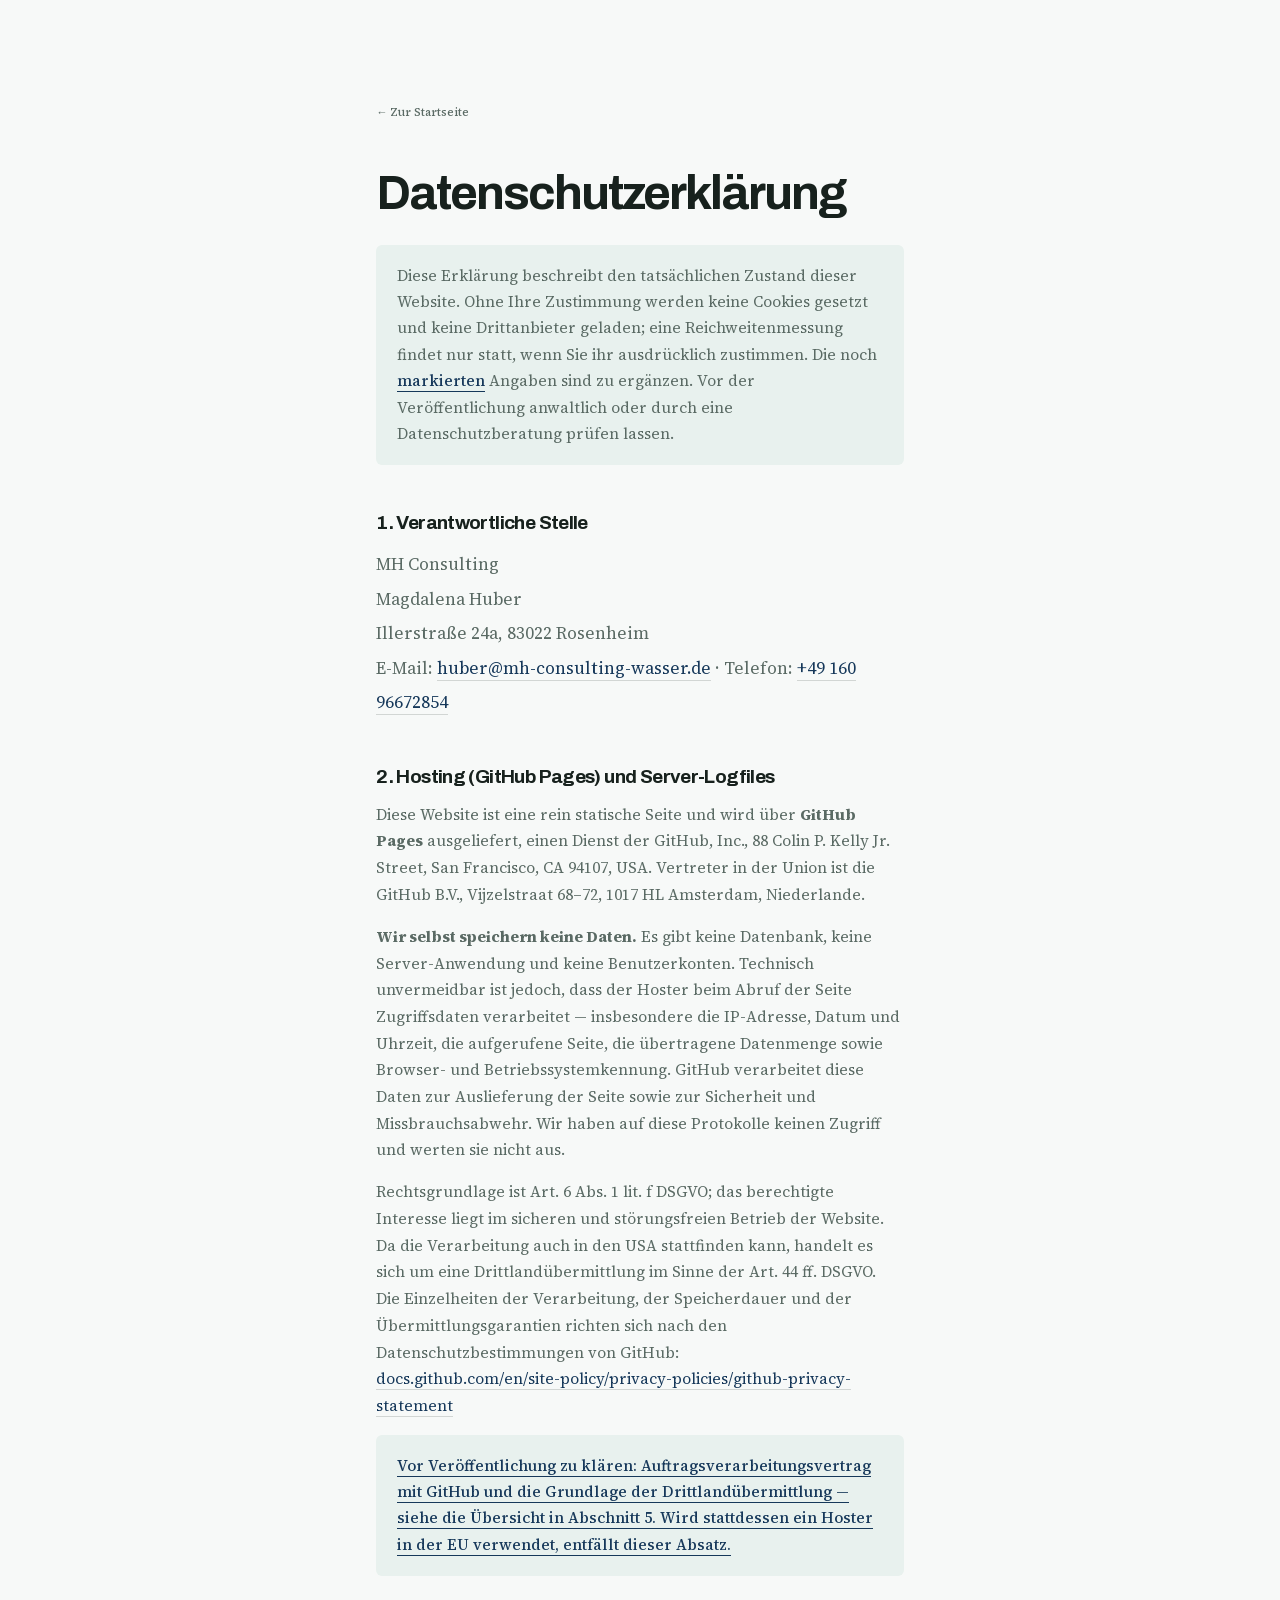
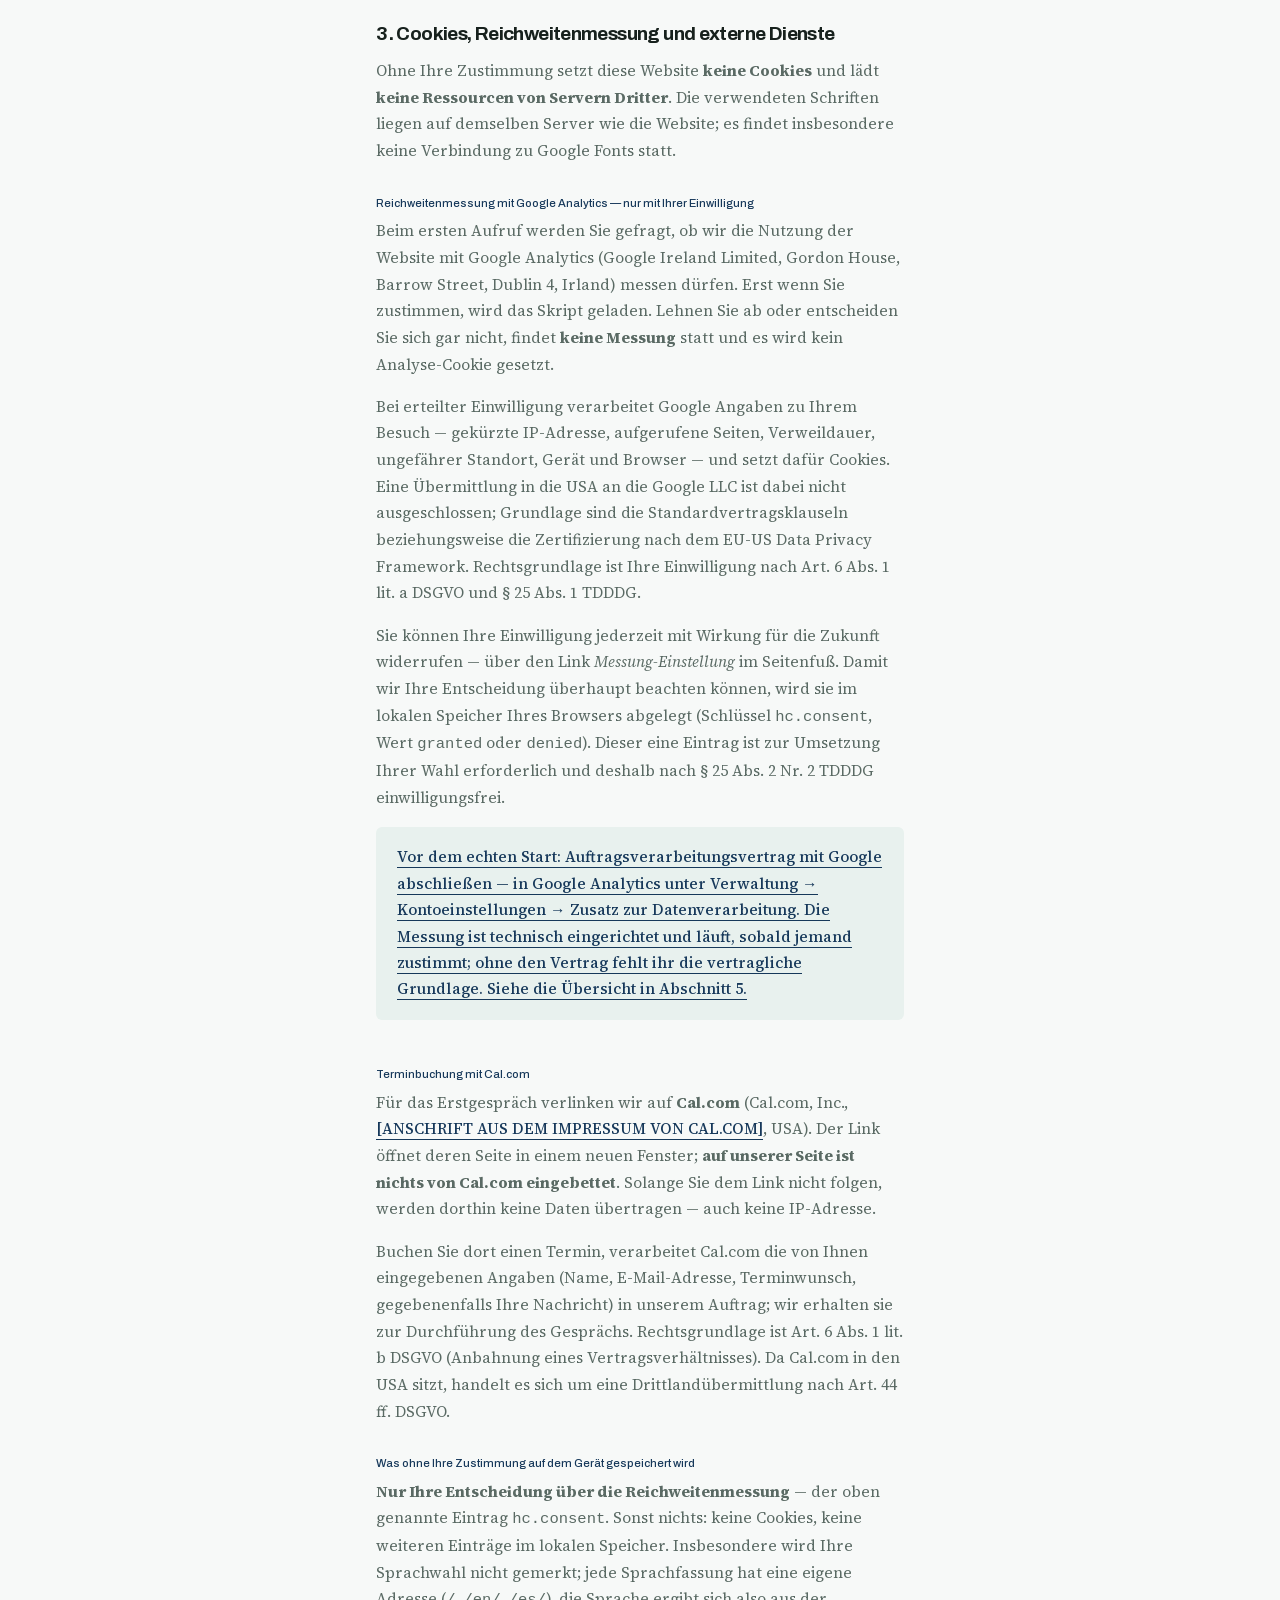
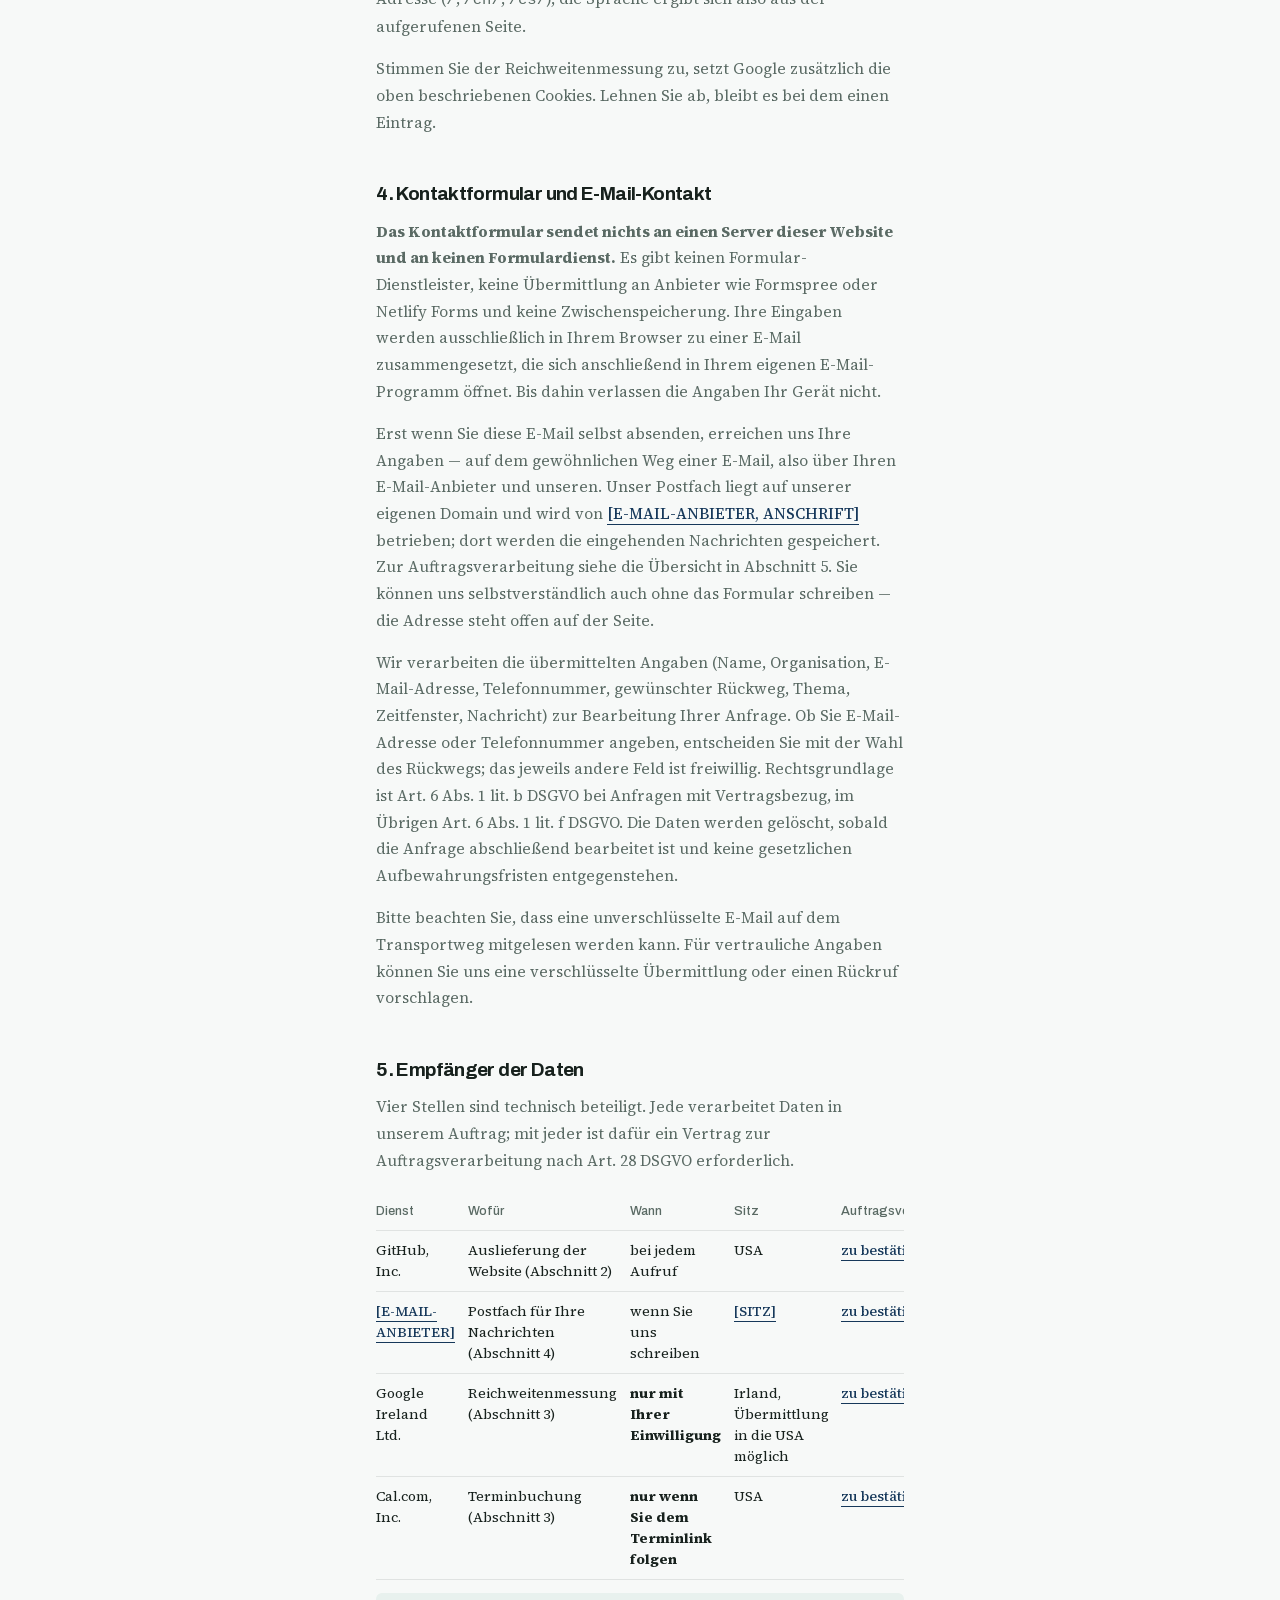
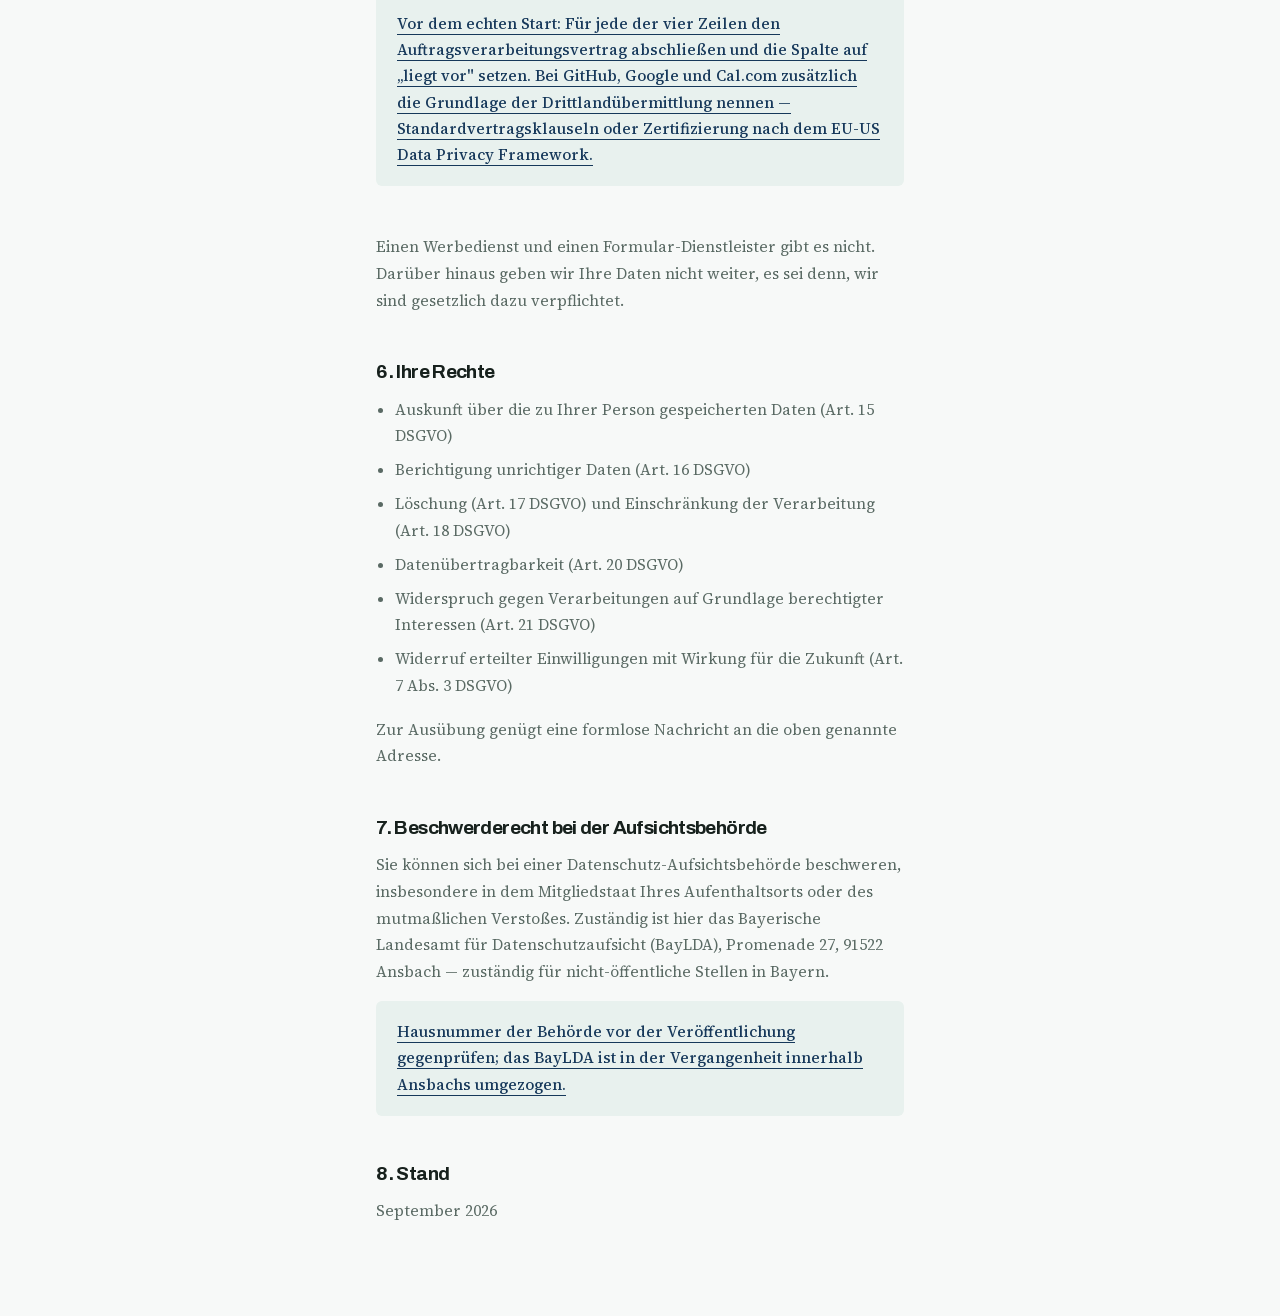
<file: datenschutz.html>
<!doctype html>
<html lang="de">
<head>
<meta charset="utf-8">
<meta name="viewport" content="width=device-width, initial-scale=1">
<title>Datenschutzerklärung — MH Consulting</title>
<meta name="robots" content="noindex">
<meta name="description" content="Datenschutzerklärung von MH Consulting, Rosenheim — Informationen zur Verarbeitung personenbezogener Daten nach Art. 13 DSGVO.">
<link rel="canonical" href="https://mh-consulting-wasser.de/datenschutz.html">
<meta name="theme-color" content="#00666D">
<link rel="icon" href="assets/img/favicon-32.png" sizes="32x32">
<link rel="stylesheet" href="assets/fonts/fonts.css">
<link rel="stylesheet" href="assets/css/style.css">
</head>
<body>
<main class="legal">
  <a class="back" href="index.html">← Zur Startseite</a>
  <h1>Datenschutzerklärung</h1>

  <p class="notice">Diese Erklärung beschreibt den tatsächlichen Zustand dieser Website. Ohne Ihre
    Zustimmung werden keine Cookies gesetzt und keine Drittanbieter geladen; eine Reichweitenmessung
    findet nur statt, wenn Sie ihr ausdrücklich zustimmen. Die noch <span class="todo">markierten</span>
    Angaben sind zu ergänzen. Vor der Veröffentlichung anwaltlich oder durch eine Datenschutzberatung
    prüfen lassen.</p>

  <h2>1. Verantwortliche Stelle</h2>
  <address>
    MH Consulting<br>
    Magdalena Huber<br>
    Illerstraße 24a, 83022 Rosenheim<br>
    E-Mail: <a href="mailto:huber@mh-consulting-wasser.de">huber@mh-consulting-wasser.de</a> ·
    Telefon: <a href="tel:+4916096672854">+49 160 96672854</a>
  </address>

  <h2>2. Hosting (GitHub Pages) und Server-Logfiles</h2>
  <p>Diese Website ist eine rein statische Seite und wird über <strong>GitHub Pages</strong> ausgeliefert,
     einen Dienst der GitHub, Inc., 88 Colin P. Kelly Jr. Street, San Francisco, CA 94107, USA.
     Vertreter in der Union ist die GitHub B.V., Vijzelstraat 68–72, 1017 HL Amsterdam, Niederlande.</p>
  <p><strong>Wir selbst speichern keine Daten.</strong> Es gibt keine Datenbank, keine Server-Anwendung und
     keine Benutzerkonten. Technisch unvermeidbar ist jedoch, dass der Hoster beim Abruf der Seite
     Zugriffsdaten verarbeitet — insbesondere die IP-Adresse, Datum und Uhrzeit, die aufgerufene Seite,
     die übertragene Datenmenge sowie Browser- und Betriebssystemkennung. GitHub verarbeitet diese Daten
     zur Auslieferung der Seite sowie zur Sicherheit und Missbrauchsabwehr. Wir haben auf diese
     Protokolle keinen Zugriff und werten sie nicht aus.</p>
  <p>Rechtsgrundlage ist Art. 6 Abs. 1 lit. f DSGVO; das berechtigte Interesse liegt im sicheren und
     störungsfreien Betrieb der Website. Da die Verarbeitung auch in den USA stattfinden kann, handelt es
     sich um eine Drittlandübermittlung im Sinne der Art. 44 ff. DSGVO. Die Einzelheiten der Verarbeitung,
     der Speicherdauer und der Übermittlungsgarantien richten sich nach den Datenschutzbestimmungen von
     GitHub:<br>
     <a href="https://docs.github.com/en/site-policy/privacy-policies/github-privacy-statement">docs.github.com/en/site-policy/privacy-policies/github-privacy-statement</a></p>
  <p class="notice"><span class="todo">Vor Veröffentlichung zu klären: Auftragsverarbeitungsvertrag mit
     GitHub und die Grundlage der Drittlandübermittlung — siehe die Übersicht in Abschnitt 5. Wird
     stattdessen ein Hoster in der EU verwendet, entfällt dieser Absatz.</span></p>

  <h2>3. Cookies, Reichweitenmessung und externe Dienste</h2>
  <p>Ohne Ihre Zustimmung setzt diese Website <strong>keine Cookies</strong> und lädt <strong>keine
     Ressourcen von Servern Dritter</strong>. Die verwendeten Schriften liegen auf demselben Server wie
     die Website; es findet insbesondere keine Verbindung zu Google Fonts statt.</p>

  <h3>Reichweitenmessung mit Google Analytics — nur mit Ihrer Einwilligung</h3>
  <p>Beim ersten Aufruf werden Sie gefragt, ob wir die Nutzung der Website mit Google Analytics
     (Google Ireland Limited, Gordon House, Barrow Street, Dublin 4, Irland) messen dürfen. Erst wenn Sie
     zustimmen, wird das Skript geladen. Lehnen Sie ab oder entscheiden Sie sich gar nicht, findet
     <strong>keine Messung</strong> statt und es wird kein Analyse-Cookie gesetzt.</p>
  <p>Bei erteilter Einwilligung verarbeitet Google Angaben zu Ihrem Besuch — gekürzte IP-Adresse,
     aufgerufene Seiten, Verweildauer, ungefährer Standort, Gerät und Browser — und setzt dafür Cookies.
     Eine Übermittlung in die USA an die Google LLC ist dabei nicht ausgeschlossen; Grundlage sind die
     Standardvertragsklauseln beziehungsweise die Zertifizierung nach dem EU-US Data Privacy Framework.
     Rechtsgrundlage ist Ihre Einwilligung nach Art. 6 Abs. 1 lit. a DSGVO und § 25 Abs. 1 TDDDG.</p>
  <p>Sie können Ihre Einwilligung jederzeit mit Wirkung für die Zukunft widerrufen — über den Link
     <em>Messung-Einstellung</em> im Seitenfuß. Damit wir Ihre Entscheidung überhaupt beachten können,
     wird sie im lokalen Speicher Ihres Browsers abgelegt (Schlüssel <code>hc.consent</code>, Wert
     <code>granted</code> oder <code>denied</code>). Dieser eine Eintrag ist zur Umsetzung Ihrer Wahl
     erforderlich und deshalb nach § 25 Abs. 2 Nr. 2 TDDDG einwilligungsfrei.</p>
  <p class="notice"><span class="todo">Vor dem echten Start: Auftragsverarbeitungsvertrag mit Google
     abschließen — in Google Analytics unter Verwaltung → Kontoeinstellungen → Zusatz zur
     Datenverarbeitung. Die Messung ist technisch eingerichtet und läuft, sobald jemand zustimmt; ohne
     den Vertrag fehlt ihr die vertragliche Grundlage. Siehe die Übersicht in Abschnitt 5.</span></p>

  <h3>Terminbuchung mit Cal.com</h3>
  <p>Für das Erstgespräch verlinken wir auf <strong>Cal.com</strong> (Cal.com, Inc.,
     <span class="todo">[ANSCHRIFT AUS DEM IMPRESSUM VON CAL.COM]</span>, USA). Der Link öffnet deren
     Seite in einem neuen Fenster; <strong>auf unserer Seite ist nichts von Cal.com eingebettet</strong>.
     Solange Sie dem Link nicht folgen, werden dorthin keine Daten übertragen — auch keine IP-Adresse.</p>
  <p>Buchen Sie dort einen Termin, verarbeitet Cal.com die von Ihnen eingegebenen Angaben (Name,
     E-Mail-Adresse, Terminwunsch, gegebenenfalls Ihre Nachricht) in unserem Auftrag; wir erhalten sie
     zur Durchführung des Gesprächs. Rechtsgrundlage ist Art. 6 Abs. 1 lit. b DSGVO
     (Anbahnung eines Vertragsverhältnisses). Da Cal.com in den USA sitzt, handelt es sich um eine
     Drittlandübermittlung nach Art. 44 ff. DSGVO.</p>
  <h3>Was ohne Ihre Zustimmung auf dem Gerät gespeichert wird</h3>
  <p><strong>Nur Ihre Entscheidung über die Reichweitenmessung</strong> — der oben genannte Eintrag
     <code>hc.consent</code>. Sonst nichts: keine Cookies, keine weiteren Einträge im lokalen Speicher.
     Insbesondere wird Ihre Sprachwahl nicht gemerkt; jede Sprachfassung hat eine eigene Adresse
     (<code>/</code>, <code>/en/</code>, <code>/es/</code>), die Sprache ergibt sich also aus der
     aufgerufenen Seite.</p>
  <p>Stimmen Sie der Reichweitenmessung zu, setzt Google zusätzlich die oben beschriebenen Cookies.
     Lehnen Sie ab, bleibt es bei dem einen Eintrag.</p>

  <h2>4. Kontaktformular und E-Mail-Kontakt</h2>
  <p><strong>Das Kontaktformular sendet nichts an einen Server dieser Website und an keinen
     Formulardienst.</strong> Es gibt keinen Formular-Dienstleister, keine Übermittlung an Anbieter wie
     Formspree oder Netlify Forms und keine Zwischenspeicherung. Ihre Eingaben werden ausschließlich in
     Ihrem Browser zu einer E-Mail zusammengesetzt, die sich anschließend in Ihrem eigenen
     E-Mail-Programm öffnet. Bis dahin verlassen die Angaben Ihr Gerät nicht.</p>
  <p>Erst wenn Sie diese E-Mail selbst absenden, erreichen uns Ihre Angaben — auf dem gewöhnlichen Weg
     einer E-Mail, also über Ihren E-Mail-Anbieter und unseren. Unser Postfach liegt auf unserer eigenen
     Domain und wird von <span class="todo">[E-MAIL-ANBIETER, ANSCHRIFT]</span> betrieben; dort werden
     die eingehenden Nachrichten gespeichert. Zur Auftragsverarbeitung siehe die Übersicht in
     Abschnitt 5. Sie können uns selbstverständlich auch ohne das Formular schreiben — die
     Adresse steht offen auf der Seite.</p>
  <p>Wir verarbeiten die übermittelten Angaben (Name, Organisation, E-Mail-Adresse, Telefonnummer,
     gewünschter Rückweg, Thema, Zeitfenster, Nachricht) zur Bearbeitung Ihrer Anfrage. Ob Sie
     E-Mail-Adresse oder Telefonnummer angeben, entscheiden Sie mit der Wahl des Rückwegs; das
     jeweils andere Feld ist freiwillig. Rechtsgrundlage ist Art. 6 Abs. 1 lit. b DSGVO bei Anfragen mit
     Vertragsbezug, im Übrigen Art. 6 Abs. 1 lit. f DSGVO. Die Daten werden gelöscht, sobald die
     Anfrage abschließend bearbeitet ist und keine gesetzlichen Aufbewahrungsfristen entgegenstehen.</p>
  <p>Bitte beachten Sie, dass eine unverschlüsselte E-Mail auf dem Transportweg mitgelesen werden kann.
     Für vertrauliche Angaben können Sie uns eine verschlüsselte Übermittlung oder einen Rückruf
     vorschlagen.</p>

  <h2>5. Empfänger der Daten</h2>
  <p>Vier Stellen sind technisch beteiligt. Jede verarbeitet Daten in unserem Auftrag; mit jeder ist
     dafür ein Vertrag zur Auftragsverarbeitung nach Art. 28 DSGVO erforderlich.</p>

  <div class="proc">
  <table>
    <thead>
      <tr><th>Dienst</th><th>Wofür</th><th>Wann</th><th>Sitz</th><th>Auftragsverarbeitung</th></tr>
    </thead>
    <tbody>
      <tr>
        <td>GitHub, Inc.</td><td>Auslieferung der Website (Abschnitt 2)</td>
        <td>bei jedem Aufruf</td><td>USA</td>
        <td><span class="todo">zu bestätigen</span></td>
      </tr>
      <tr>
        <td><span class="todo">[E-MAIL-ANBIETER]</span></td><td>Postfach für Ihre Nachrichten (Abschnitt 4)</td>
        <td>wenn Sie uns schreiben</td><td><span class="todo">[SITZ]</span></td>
        <td><span class="todo">zu bestätigen</span></td>
      </tr>
      <tr>
        <td>Google Ireland Ltd.</td><td>Reichweitenmessung (Abschnitt 3)</td>
        <td><strong>nur mit Ihrer Einwilligung</strong></td><td>Irland, Übermittlung in die USA möglich</td>
        <td><span class="todo">zu bestätigen</span></td>
      </tr>
      <tr>
        <td>Cal.com, Inc.</td><td>Terminbuchung (Abschnitt 3)</td>
        <td><strong>nur wenn Sie dem Terminlink folgen</strong></td><td>USA</td>
        <td><span class="todo">zu bestätigen</span></td>
      </tr>
    </tbody>
  </table>
  </div>

  <p class="notice"><span class="todo">Vor dem echten Start: Für jede der vier Zeilen den
     Auftragsverarbeitungsvertrag abschließen und die Spalte auf „liegt vor" setzen. Bei GitHub, Google
     und Cal.com zusätzlich die Grundlage der Drittlandübermittlung nennen — Standardvertragsklauseln
     oder Zertifizierung nach dem EU-US Data Privacy Framework.</span></p>

  <p>Einen Werbedienst und einen Formular-Dienstleister gibt es nicht. Darüber hinaus geben wir Ihre
     Daten nicht weiter, es sei denn, wir sind gesetzlich dazu verpflichtet.</p>

  <h2>6. Ihre Rechte</h2>
  <ul>
    <li>Auskunft über die zu Ihrer Person gespeicherten Daten (Art. 15 DSGVO)</li>
    <li>Berichtigung unrichtiger Daten (Art. 16 DSGVO)</li>
    <li>Löschung (Art. 17 DSGVO) und Einschränkung der Verarbeitung (Art. 18 DSGVO)</li>
    <li>Datenübertragbarkeit (Art. 20 DSGVO)</li>
    <li>Widerspruch gegen Verarbeitungen auf Grundlage berechtigter Interessen (Art. 21 DSGVO)</li>
    <li>Widerruf erteilter Einwilligungen mit Wirkung für die Zukunft (Art. 7 Abs. 3 DSGVO)</li>
  </ul>
  <p>Zur Ausübung genügt eine formlose Nachricht an die oben genannte Adresse.</p>

  <h2>7. Beschwerderecht bei der Aufsichtsbehörde</h2>
  <p>Sie können sich bei einer Datenschutz-Aufsichtsbehörde beschweren, insbesondere in dem
     Mitgliedstaat Ihres Aufenthaltsorts oder des mutmaßlichen Verstoßes. Zuständig ist hier
     das Bayerische Landesamt für Datenschutzaufsicht (BayLDA), Promenade 27, 91522 Ansbach —
     zuständig für nicht-öffentliche Stellen in Bayern.</p>
  <p class="notice"><span class="todo">Hausnummer der Behörde vor der Veröffentlichung gegenprüfen;
     das BayLDA ist in der Vergangenheit innerhalb Ansbachs umgezogen.</span></p>

  <h2>8. Stand</h2>
  <p>September 2026</p>
</main>
</body>
</html>
</file>
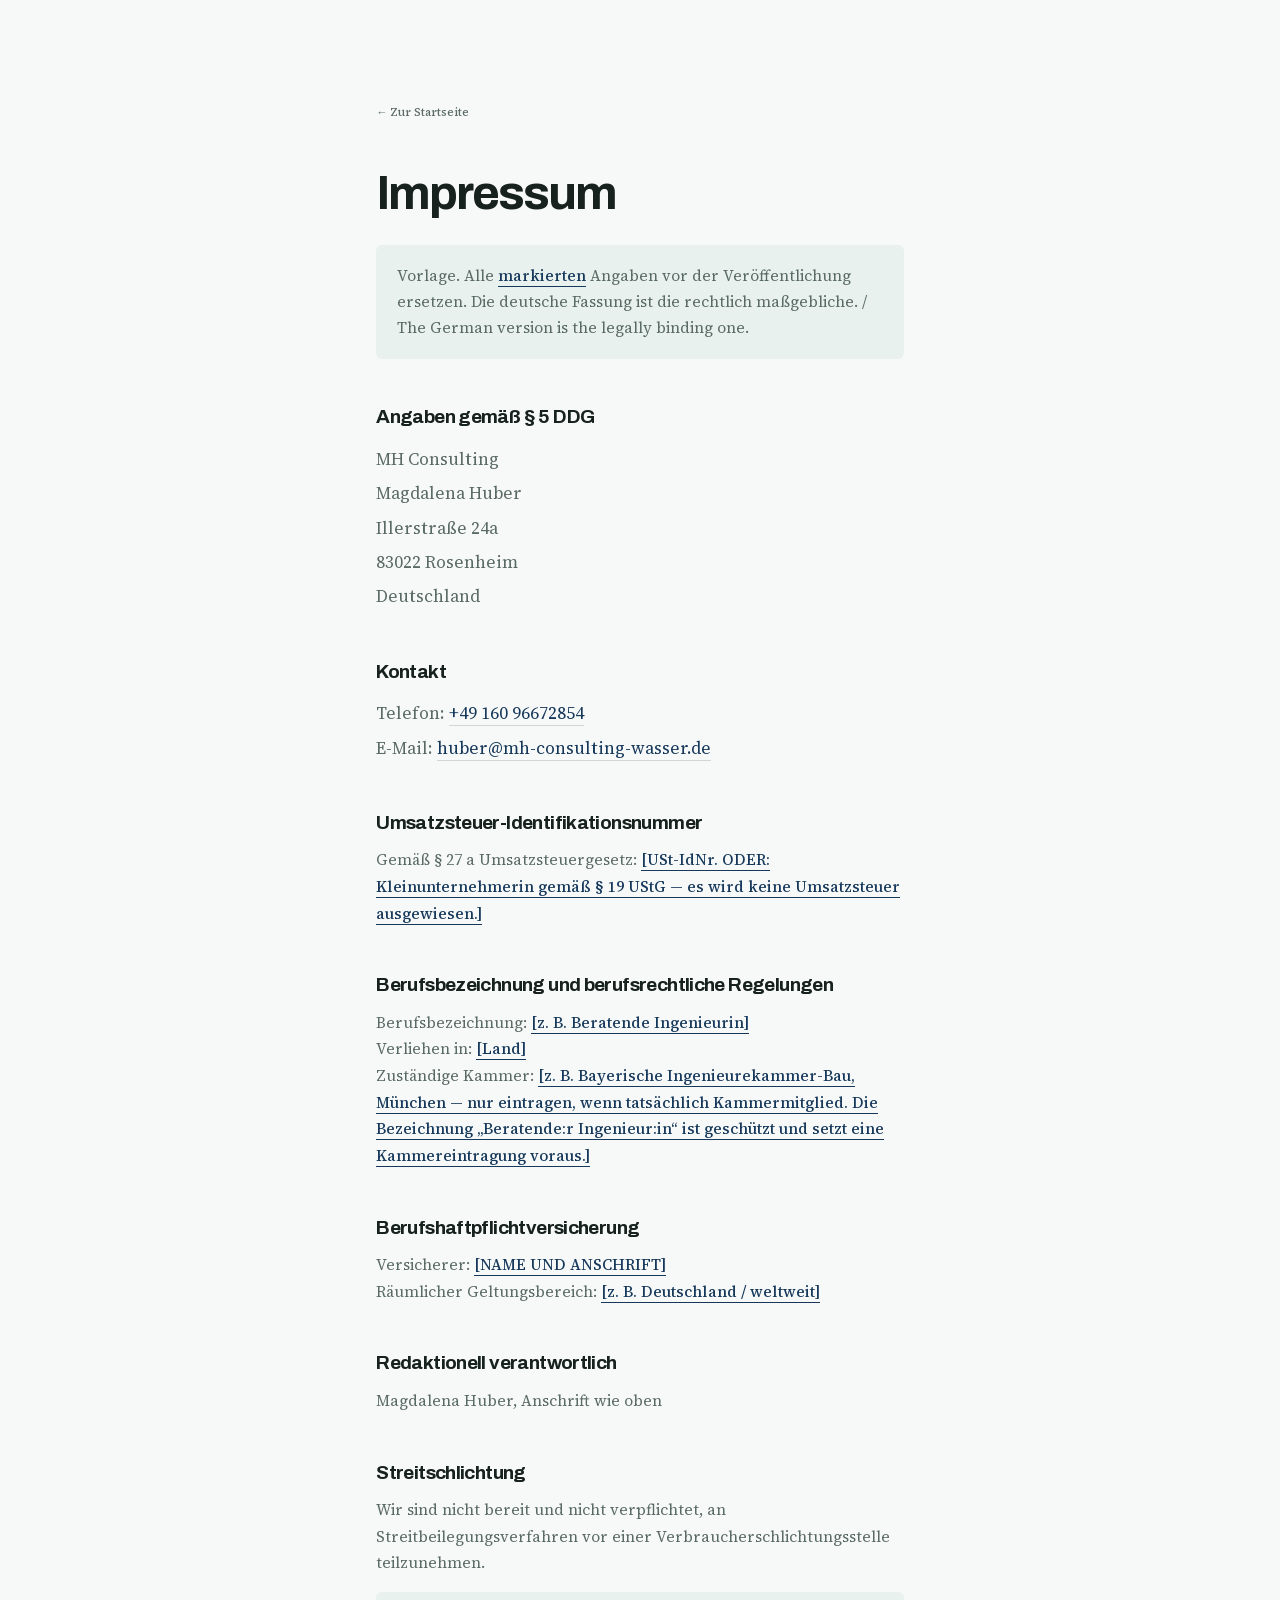
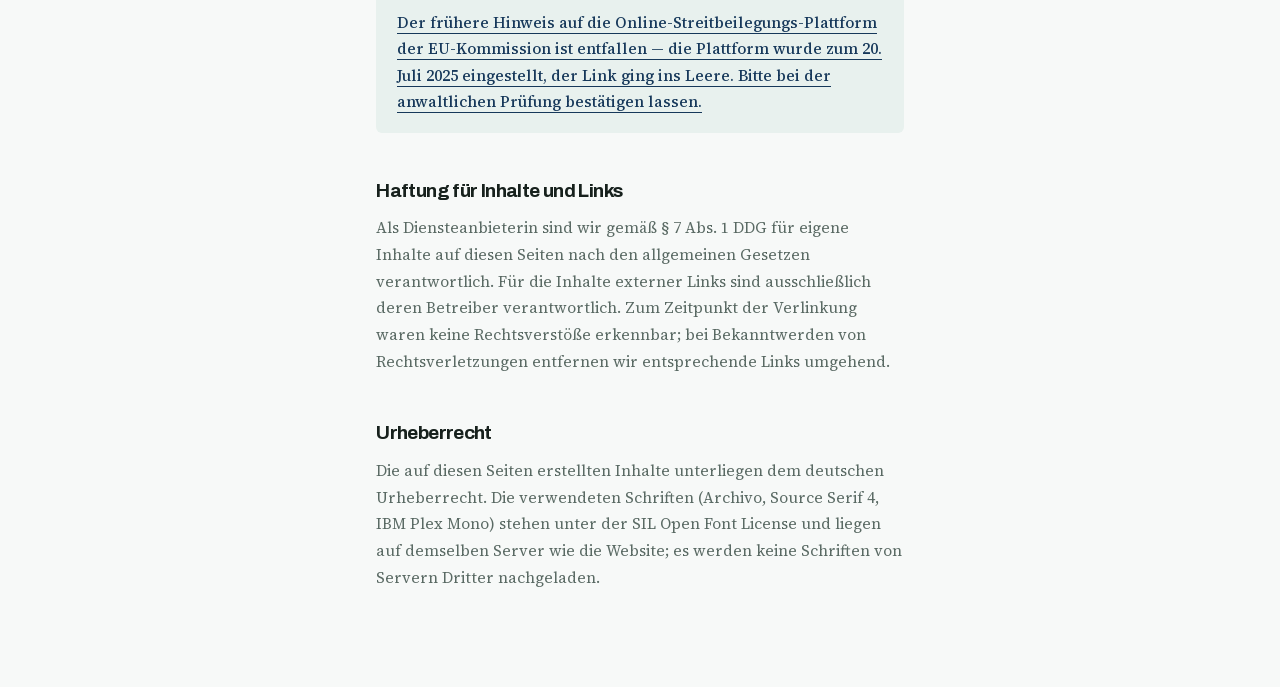
<file: impressum.html>
<!doctype html>
<html lang="de">
<head>
<meta charset="utf-8">
<meta name="viewport" content="width=device-width, initial-scale=1">
<title>Impressum — MH Consulting</title>
<meta name="robots" content="noindex">
<meta name="description" content="Impressum von MH Consulting, Ingenieurbüro für Wasser und Umwelt, Illerstraße 24a, 83022 Rosenheim — Angaben gemäß § 5 DDG.">
<link rel="canonical" href="https://mh-consulting-wasser.de/impressum.html">
<meta name="theme-color" content="#00666D">
<link rel="icon" href="assets/img/favicon-32.png" sizes="32x32">
<link rel="stylesheet" href="assets/fonts/fonts.css">
<link rel="stylesheet" href="assets/css/style.css">
</head>
<body>
<main class="legal">
  <a class="back" href="index.html">← Zur Startseite</a>
  <h1>Impressum</h1>

  <p class="notice">Vorlage. Alle <span class="todo">markierten</span> Angaben vor der Veröffentlichung ersetzen.
    Die deutsche Fassung ist die rechtlich maßgebliche. / The German version is the legally binding one.</p>

  <h2>Angaben gemäß § 5 DDG</h2>
  <address>
    MH Consulting<br>
    Magdalena Huber<br>
    Illerstraße 24a<br>
    83022 Rosenheim<br>
    Deutschland
  </address>

  <h2>Kontakt</h2>
  <address>
    Telefon: <a href="tel:+4916096672854">+49 160 96672854</a><br>
    E-Mail: <a href="mailto:huber@mh-consulting-wasser.de">huber@mh-consulting-wasser.de</a>
  </address>

  <h2>Umsatzsteuer-Identifikationsnummer</h2>
  <p>Gemäß § 27 a Umsatzsteuergesetz: <span class="todo">[USt-IdNr. ODER: Kleinunternehmerin gemäß § 19 UStG — es wird keine Umsatzsteuer ausgewiesen.]</span></p>

  <h2>Berufsbezeichnung und berufsrechtliche Regelungen</h2>
  <p>Berufsbezeichnung: <span class="todo">[z. B. Beratende Ingenieurin]</span><br>
     Verliehen in: <span class="todo">[Land]</span><br>
     Zuständige Kammer: <span class="todo">[z. B. Bayerische Ingenieurekammer-Bau, München — nur eintragen, wenn tatsächlich Kammermitglied. Die Bezeichnung „Beratende:r Ingenieur:in“ ist geschützt und setzt eine Kammereintragung voraus.]</span></p>

  <h2>Berufshaftpflichtversicherung</h2>
  <p>Versicherer: <span class="todo">[NAME UND ANSCHRIFT]</span><br>
     Räumlicher Geltungsbereich: <span class="todo">[z. B. Deutschland / weltweit]</span></p>

  <h2>Redaktionell verantwortlich</h2>
  <p>Magdalena Huber, Anschrift wie oben</p>

  <h2>Streitschlichtung</h2>
  <p>Wir sind nicht bereit und nicht verpflichtet, an Streitbeilegungsverfahren vor einer
     Verbraucherschlichtungsstelle teilzunehmen.</p>
  <p class="notice"><span class="todo">Der frühere Hinweis auf die Online-Streitbeilegungs-Plattform
     der EU-Kommission ist entfallen — die Plattform wurde zum 20. Juli 2025 eingestellt, der Link ging
     ins Leere. Bitte bei der anwaltlichen Prüfung bestätigen lassen.</span></p>

  <h2>Haftung für Inhalte und Links</h2>
  <p>Als Diensteanbieterin sind wir gemäß § 7 Abs. 1 DDG für eigene Inhalte auf diesen Seiten
     nach den allgemeinen Gesetzen verantwortlich. Für die Inhalte externer Links sind
     ausschließlich deren Betreiber verantwortlich. Zum Zeitpunkt der Verlinkung waren keine
     Rechtsverstöße erkennbar; bei Bekanntwerden von Rechtsverletzungen entfernen wir
     entsprechende Links umgehend.</p>

  <h2>Urheberrecht</h2>
  <p>Die auf diesen Seiten erstellten Inhalte unterliegen dem deutschen Urheberrecht.
     Die verwendeten Schriften (Archivo, Source Serif 4, IBM Plex Mono) stehen unter der
     SIL Open Font License und liegen auf demselben Server wie die Website; es werden keine
     Schriften von Servern Dritter nachgeladen.</p>
</main>
</body>
</html>
</file>
<file: assets/fonts/fonts.css>
/* Self-hosted webfonts — no third-party requests (DSGVO/GDPR).
   Archivo & Source Serif 4 & IBM Plex Mono, SIL Open Font License 1.1

   Die `font-weight`-Angaben sind BEREICHE, keine Einzelwerte. Grund:
   Ausgeliefert werden nur wenige Schnitte; fordert das Stylesheet einen
   anderen an, sucht der Browser sonst still den nächstgelegenen aus. Genau
   so sahen die <b> im Profil eine Zeit lang aus wie Fließtext — angefordert
   war 500, vorhanden 400 und 600, gewählt wurde 400.

   Mit Bereichen ist die Zuordnung festgeschrieben:
     Archivo         400-500 -> 500er-Datei,  600-900 -> 700er-Datei
     Source Serif 4  300-500 -> 400er-Datei,  600-800 -> 600er-Datei
     IBM Plex Mono   300-400 -> 400er-Datei,  500-700 -> 500er-Datei

   Die `latin-ext`-Dateien bleiben liegen, obwohl die Seite derzeit kein
   Zeichen daraus verwendet: Der `unicode-range` sorgt dafür, dass sie gar
   nicht erst geladen werden. Sie kosten also nichts und stehen bereit,
   falls einmal Text mit osteuropäischen Zeichen dazukommt. */

/* Archivo 500 normal — latin-ext */
@font-face {
  font-family: 'Archivo';
  font-style: normal;
  font-weight: 400 500;
  font-stretch: 100%;
  font-display: swap;
  src: url(../fonts/archivo-500-normal-latin-ext.woff2) format('woff2');
  unicode-range: U+0100-02BA, U+02BD-02C5, U+02C7-02CC, U+02CE-02D7, U+02DD-02FF, U+0304, U+0308, U+0329, U+1D00-1DBF, U+1E00-1E9F, U+1EF2-1EFF, U+2020, U+20A0-20AB, U+20AD-20C0, U+2113, U+2C60-2C7F, U+A720-A7FF;
}

/* Archivo 500 normal — latin */
@font-face {
  font-family: 'Archivo';
  font-style: normal;
  font-weight: 400 500;
  font-stretch: 100%;
  font-display: swap;
  src: url(../fonts/archivo-500-normal-latin.woff2) format('woff2');
  unicode-range: U+0000-00FF, U+0131, U+0152-0153, U+02BB-02BC, U+02C6, U+02DA, U+02DC, U+0304, U+0308, U+0329, U+2000-206F, U+20AC, U+2122, U+2191, U+2193, U+2212, U+2215, U+FEFF, U+FFFD;
}

/* Archivo 700 normal — latin-ext */
@font-face {
  font-family: 'Archivo';
  font-style: normal;
  font-weight: 600 900;
  font-stretch: 100%;
  font-display: swap;
  src: url(../fonts/archivo-700-normal-latin-ext.woff2) format('woff2');
  unicode-range: U+0100-02BA, U+02BD-02C5, U+02C7-02CC, U+02CE-02D7, U+02DD-02FF, U+0304, U+0308, U+0329, U+1D00-1DBF, U+1E00-1E9F, U+1EF2-1EFF, U+2020, U+20A0-20AB, U+20AD-20C0, U+2113, U+2C60-2C7F, U+A720-A7FF;
}

/* Archivo 700 normal — latin */
@font-face {
  font-family: 'Archivo';
  font-style: normal;
  font-weight: 600 900;
  font-stretch: 100%;
  font-display: swap;
  src: url(../fonts/archivo-700-normal-latin.woff2) format('woff2');
  unicode-range: U+0000-00FF, U+0131, U+0152-0153, U+02BB-02BC, U+02C6, U+02DA, U+02DC, U+0304, U+0308, U+0329, U+2000-206F, U+20AC, U+2122, U+2191, U+2193, U+2212, U+2215, U+FEFF, U+FFFD;
}

/* IBM Plex Mono 400 normal — latin-ext */
@font-face {
  font-family: 'IBM Plex Mono';
  font-style: normal;
  font-weight: 300 400;
  font-display: swap;
  src: url(../fonts/ibm-plex-mono-400-normal-latin-ext.woff2) format('woff2');
  unicode-range: U+0100-02BA, U+02BD-02C5, U+02C7-02CC, U+02CE-02D7, U+02DD-02FF, U+0304, U+0308, U+0329, U+1D00-1DBF, U+1E00-1E9F, U+1EF2-1EFF, U+2020, U+20A0-20AB, U+20AD-20C0, U+2113, U+2C60-2C7F, U+A720-A7FF;
}

/* IBM Plex Mono 400 normal — latin */
@font-face {
  font-family: 'IBM Plex Mono';
  font-style: normal;
  font-weight: 300 400;
  font-display: swap;
  src: url(../fonts/ibm-plex-mono-400-normal-latin.woff2) format('woff2');
  unicode-range: U+0000-00FF, U+0131, U+0152-0153, U+02BB-02BC, U+02C6, U+02DA, U+02DC, U+0304, U+0308, U+0329, U+2000-206F, U+20AC, U+2122, U+2191, U+2193, U+2212, U+2215, U+FEFF, U+FFFD;
}

/* IBM Plex Mono 500 normal — latin-ext */
@font-face {
  font-family: 'IBM Plex Mono';
  font-style: normal;
  font-weight: 500 700;
  font-display: swap;
  src: url(../fonts/ibm-plex-mono-500-normal-latin-ext.woff2) format('woff2');
  unicode-range: U+0100-02BA, U+02BD-02C5, U+02C7-02CC, U+02CE-02D7, U+02DD-02FF, U+0304, U+0308, U+0329, U+1D00-1DBF, U+1E00-1E9F, U+1EF2-1EFF, U+2020, U+20A0-20AB, U+20AD-20C0, U+2113, U+2C60-2C7F, U+A720-A7FF;
}

/* IBM Plex Mono 500 normal — latin */
@font-face {
  font-family: 'IBM Plex Mono';
  font-style: normal;
  font-weight: 500 700;
  font-display: swap;
  src: url(../fonts/ibm-plex-mono-500-normal-latin.woff2) format('woff2');
  unicode-range: U+0000-00FF, U+0131, U+0152-0153, U+02BB-02BC, U+02C6, U+02DA, U+02DC, U+0304, U+0308, U+0329, U+2000-206F, U+20AC, U+2122, U+2191, U+2193, U+2212, U+2215, U+FEFF, U+FFFD;
}

/* Source Serif 4 400 italic — latin-ext */
@font-face {
  font-family: 'Source Serif 4';
  font-style: italic;
  font-weight: 300 500;
  font-display: swap;
  src: url(../fonts/source-serif-4-400-italic-latin-ext.woff2) format('woff2');
  unicode-range: U+0100-02BA, U+02BD-02C5, U+02C7-02CC, U+02CE-02D7, U+02DD-02FF, U+0304, U+0308, U+0329, U+1D00-1DBF, U+1E00-1E9F, U+1EF2-1EFF, U+2020, U+20A0-20AB, U+20AD-20C0, U+2113, U+2C60-2C7F, U+A720-A7FF;
}

/* Source Serif 4 400 italic — latin */
@font-face {
  font-family: 'Source Serif 4';
  font-style: italic;
  font-weight: 300 500;
  font-display: swap;
  src: url(../fonts/source-serif-4-400-italic-latin.woff2) format('woff2');
  unicode-range: U+0000-00FF, U+0131, U+0152-0153, U+02BB-02BC, U+02C6, U+02DA, U+02DC, U+0304, U+0308, U+0329, U+2000-206F, U+20AC, U+2122, U+2191, U+2193, U+2212, U+2215, U+FEFF, U+FFFD;
}

/* Source Serif 4 400 normal — latin-ext */
@font-face {
  font-family: 'Source Serif 4';
  font-style: normal;
  font-weight: 300 500;
  font-display: swap;
  src: url(../fonts/source-serif-4-400-normal-latin-ext.woff2) format('woff2');
  unicode-range: U+0100-02BA, U+02BD-02C5, U+02C7-02CC, U+02CE-02D7, U+02DD-02FF, U+0304, U+0308, U+0329, U+1D00-1DBF, U+1E00-1E9F, U+1EF2-1EFF, U+2020, U+20A0-20AB, U+20AD-20C0, U+2113, U+2C60-2C7F, U+A720-A7FF;
}

/* Source Serif 4 400 normal — latin */
@font-face {
  font-family: 'Source Serif 4';
  font-style: normal;
  font-weight: 300 500;
  font-display: swap;
  src: url(../fonts/source-serif-4-400-normal-latin.woff2) format('woff2');
  unicode-range: U+0000-00FF, U+0131, U+0152-0153, U+02BB-02BC, U+02C6, U+02DA, U+02DC, U+0304, U+0308, U+0329, U+2000-206F, U+20AC, U+2122, U+2191, U+2193, U+2212, U+2215, U+FEFF, U+FFFD;
}

/* Source Serif 4 600 normal — latin-ext */
@font-face {
  font-family: 'Source Serif 4';
  font-style: normal;
  font-weight: 600 800;
  font-display: swap;
  src: url(../fonts/source-serif-4-600-normal-latin-ext.woff2) format('woff2');
  unicode-range: U+0100-02BA, U+02BD-02C5, U+02C7-02CC, U+02CE-02D7, U+02DD-02FF, U+0304, U+0308, U+0329, U+1D00-1DBF, U+1E00-1E9F, U+1EF2-1EFF, U+2020, U+20A0-20AB, U+20AD-20C0, U+2113, U+2C60-2C7F, U+A720-A7FF;
}

/* Source Serif 4 600 normal — latin */
@font-face {
  font-family: 'Source Serif 4';
  font-style: normal;
  font-weight: 600 800;
  font-display: swap;
  src: url(../fonts/source-serif-4-600-normal-latin.woff2) format('woff2');
  unicode-range: U+0000-00FF, U+0131, U+0152-0153, U+02BB-02BC, U+02C6, U+02DA, U+02DC, U+0304, U+0308, U+0329, U+2000-206F, U+20AC, U+2122, U+2191, U+2193, U+2212, U+2215, U+FEFF, U+FFFD;
}
</file>
<file: assets/css/style.css>
/* ============================================================
   Huber Consulting — Wasser & Umwelt
   Neo-minimalism: generous space, hairline structure, one
   dominant colour (#00666D) and one accent (deep blue).
   Soft brand-tinted shadows carry depth instead of outlines.
   ============================================================ */

:root{
  /* ---- colour ---- */
  --brand:      #00666d;   /* dominant */
  --brand-deep: #00666d;   /* text-safe tint of the brand */
  --brand-soft: #E8F1EE;   /* quiet surface tint */
  --navy:       #16385A;   /* accent — markers, rules, small emphasis */

  /* Venn sets: Split-Komplementär auf der Marke (Farbton 184°). Die Marke
     behält die mittlere Menge, die beiden anderen liegen beiderseits ihrer
     Komplementärfarbe, bei 34° und 334°.

     Der Farbton allein trägt die Unterscheidung nie — die Helligkeit ist
     mitgestuft, damit die Mengen auch in Graustufen und für farbfehl-
     sichtige Leser auseinanderfallen. Grauwerte 140 / 72 / 42, also
     Abstände von 68 und 30. (Die frühere Fassung stand bei 123 / 72 / 66:
     Betrieb und International lagen 7 Stufen auseinander und fielen im
     Schwarzweißdruck zusammen.)

     Die Flächen liegen bei 50 % Deckkraft übereinander. Deshalb stehen die
     Beschriftungen in --ink und nicht in Weiß: Weiß erreicht auf der
     halbdeckenden Fläche nur 1,8:1 (Behörde) und 2,4:1 (Betrieb). */
  --venn-1:     #D67F0E;   /* hue  34° — warm, hellste */
  --venn-2:     #00666D;   /* die Marke selbst */
  --venn-3:     #4C182F;   /* hue 334° — rosé, dunkelste */

  /* Leistungs-Diagramm: sechs Felder als Ring.
     ANALOGE Harmonie um die Markenfarbe — sechs Farbtöne im Abstand von
     15°, von 139° (Grün) über 184° (die Marke selbst) bis 214° (Blau).
     Dazu eine gleichmäßige Helligkeitsrampe: Der Ring liest sich als
     ein Verlauf, nicht als sechs Einzelfarben.

     Bewusster Tausch gegenüber vorher: Das frühere Schema (sechs Töne
     im 60°-Abstand) war maximal unterscheidbar, aber laut — Magenta und
     Rot neben der Marke. Analoge Töne sind ruhig und gehören sichtbar
     zusammen; der Preis ist, dass die Grauwerte enger beieinander
     liegen (Abstand 8 statt 20+). Vertretbar, weil jeder Kreis seine
     eigene Beschriftung trägt und über die Position erkennbar bleibt. */
  --venn6-1:    #07872F;   /* 139° — Grundwasser, hellster */
  --venn6-2:    #2B7A57;   /* 154° — Klima */
  --venn6-3:    #207061;   /* 169° — Analysen */
  --venn6-4:    #00666D;   /* 184° — Projekte, die Markenfarbe */
  --venn6-5:    #035880;   /* 199° — Bildung */
  --venn6-6:    #0B4898;   /* 214° — International, dunkelster */

  /* Konturen: derselbe Farbton, nur dunkler (Helligkeit x0,66 mit
     Untergrenze). Die Untergrenze ist nötig, weil die letzten beiden
     Töne sonst wie Schwarz wirken — der Sinn ist ja, dass jeder Kreis
     seine eigene Farbe behält. */
  --venn6-1-li: #05591F;
  --venn6-2-li: #1C5139;
  --venn6-3-li: #154A40;
  --venn6-4-li: #00454A;
  --venn6-5-li: #023A54;
  --venn6-6-li: #073064;
  --ink:        #17211D;   /* headings and body */
  --muted:      #5A6A64;   /* secondary text — 5.4:1 on --paper */
  --paper:      #F7F9F8;
  --white:      #FFFFFF;   /* surfaces: cards, dialog, inputs */
  --on-dark:    #FFFFFF;   /* text on a dark fill — buttons, chips, skiplink */

  --line:      rgba(23,33,29,.10);
  --line-firm: rgba(23,33,29,.16);

  /* ---- type ----
     Drei Rollen, klar getrennt:
       --sans  Archivo        — Überschriften, Wortmarke, Schaltflächen
       --serif Source Serif 4 — Lede und Fließtext
       --mono  IBM Plex Mono  — ausschließlich echte Messwerte
     Alle drei liegen selbst gehostet unter assets/fonts/ (SIL OFL),
     es geht keine Anfrage an einen fremden Server. */
  --sans: Archivo, "Helvetica Neue", Helvetica, Arial, sans-serif;
  --serif: "Source Serif 4", "Iowan Old Style", Georgia, "Times New Roman", serif;
  --mono: "IBM Plex Mono", ui-monospace, "SF Mono", Menlo, Consolas, monospace;

  /* Modulare Skala, Quart (1,333) ab 1rem — nach oben gedeckelt,
     damit die Überschriften auf kleinen Schirmen nicht kippen. */
  --t-xs:  .78rem;
  --t-sm:  .9rem;
  --t-base: clamp(1rem, .96rem + .2vw, 1.075rem);
  --t-lede: clamp(1.1rem, 1.02rem + .4vw, 1.3rem);
  --t-h3:  clamp(1.15rem, 1.05rem + .4vw, 1.35rem);
  --t-h2:  clamp(2rem, 1.4rem + 2.4vw, 3.15rem);
  --t-h1:  clamp(2.9rem, 1.9rem + 4.4vw, 5.2rem);

  /* ---- form ---- */
  /* Gestaffelt, nicht ein Radius für alles: Flächen 10 px,
     Bedienelemente 4 px, echte Kapseln nur noch für die Sprachwahl. */
  --r: 10px;
  --r-sm: 6px;
  --r-xs: 4px;
  --r-pill: 999px;

  --sh: 0,102,109;                 /* --brand as rgb, tints every shadow */
  --shadow-sm: 0 2px 8px -2px    rgba(var(--sh),.20);
  --shadow:    0 10px 28px -10px rgba(var(--sh),.28);
  --shadow-lg: 0 22px 48px -16px rgba(var(--sh),.34);
  --ring:      0 0 0 3px rgba(var(--sh),.28);

  --rail: 88px;
  --pad: clamp(1.25rem, 4vw, 4.5rem);
  --maxw: 1240px;
  --ease: cubic-bezier(.22,.7,.3,1);
}

*,*::before,*::after{ box-sizing:border-box; }

html{ scroll-padding-top:6rem; -webkit-text-size-adjust:100%; }
html:not(.js){ scroll-behavior:smooth; }

body{
  margin:0;
  background:var(--paper);
  color:var(--ink);
  /* Serife im Fließtext: mehr Zeilenabstand als eine Grotesk braucht. */
  font-family:var(--serif);
  font-size:var(--t-base);
  line-height:1.72;
  letter-spacing:0;
  -webkit-font-smoothing:antialiased;
}

h1,h2,h3{
  font-family:var(--sans); font-weight:700;
  letter-spacing:-.032em; line-height:1.04; margin:0;
  text-wrap:balance;
}
h1{ font-size:var(--t-h1); letter-spacing:-.042em; line-height:.96; }
h2{ font-size:var(--t-h2); }
h3{ font-size:var(--t-h3); letter-spacing:-.02em; line-height:1.2; }

/* ── Die Grenze zwischen Prosa und Bedienung ────────────────
   Fließtext, Ledes und beschreibende Kleinlabels tragen die Serife.
   Alles, was man anklickt, tippt oder als Wegweiser liest, trägt die
   Grotesk. Ohne diese Regel erbt jedes `font-family:inherit` die
   Serife und die Oberfläche franst aus. */
.nav a, .btn, .cta-mini, .lang a, .burger,
.wordmark__name, .foot a, .foot__nav a,
.field input, .field select, .field textarea,
.form__note, .skiplink{
  font-family:var(--sans);
}

/* Beschreibende Kleinlabels — leise, kursiv, nie Versalien.
   Die Einwilligung ist davon ausgenommen: Das ist ein Satz, den man
   liest und dem man zustimmt, kein Feldname. */
.field:not(.check) label, .contact__list dt, .langs span, .track em{
  font-family:var(--serif); font-style:italic;
  font-size:var(--t-sm); color:var(--muted); letter-spacing:0;
}

/* Der Claim bleibt Prosa: kursive Serife neben der Grotesk-Wortmarke. */
.wordmark__sub{ font-family:var(--serif); font-style:italic; }

/* ── Welche Schriftschnitte es überhaupt gibt ───────────────
   Ausgeliefert werden nur:
     Archivo         500, 700
     Source Serif 4  400, 400 kursiv, 600
     IBM Plex Mono   400, 500
   Wer einen anderen Wert anfordert, bekommt stillschweigend den
   nächstgelegenen — `font-weight:500` auf einer Serife landet also bei
   400 und sieht aus wie Fließtext, obwohl „halbfett" gemeint war. Genau
   das war bei den <b> im Profil passiert. Deshalb: nur die obigen Werte
   verwenden, oder die passende Datei ergänzen. */

/* Messwerte — und wirklich nur die. */
.mono, .case__figs dd, .gauge__scale span{
  font-family:var(--mono); font-weight:500;
  font-variant-numeric:tabular-nums; letter-spacing:-.02em;
}
p{ margin:0 0 1em; }
a{ color:inherit; }

::selection{ background:var(--brand-soft); color:var(--ink); }

:focus-visible{ outline:2px solid var(--navy); outline-offset:3px; border-radius:var(--r-sm); }
/* Scroll targets receive focus programmatically — no ring for that. */
[tabindex="-1"]:focus{ outline:none; }

.skiplink{
  position:fixed; top:.6rem; left:.6rem; z-index:100;
  padding:.7rem 1.1rem; background:var(--navy); color:var(--on-dark);
  border-radius:var(--r-pill);
  font-size:.8rem; font-weight:500; text-decoration:none;
  transform:translateY(-200%);
}
.skiplink:focus{ transform:none; }

/* ── Standortzeile im Hero — kein Rubriken-Etikett ──────────
   Die Abschnitts-Eyebrows sind entfallen: Wo die Überschrift schon
   „Ausgewählte Referenzen" sagt, trägt ein „PROJEKTE" darüber nichts
   bei. Geblieben ist die eine Zeile, die tatsächlich etwas mitteilt. */
.eyebrow{
  margin:0 0 1.6rem;
  font-family:var(--serif); font-style:italic;
  font-size:var(--t-sm); letter-spacing:0; color:var(--muted);
}

/* Der dritte Punkt der Zeile. Die internationale Arbeit ist eine der drei
   Mengen des Venn darunter — sie bekommt hier denselben Ton und sonst
   nichts: gleiche Schrift, gleiche Größe, nur nicht mehr grau. Ein Wort,
   das aufleuchtet, reicht; ein Abzeichen wäre zu laut. */
.eyebrow__intl{ color:var(--brand-deep); }
.band--dark .eyebrow__intl,
.cta .eyebrow__intl{ color:inherit; }

/* ============================================================
   Pegel — die Signatur der Seite
   Eine Pegellatte am linken Rand: Die Scrolltiefe wird als Wasserstand
   gelesen, 0,00 m oben, tiefer nach unten. Dezimeter-Striche wie an
   einer echten Latte, Meterzahlen in der Monospace — das ist die eine
   Stelle, an der die Seite laut sein darf. Alles andere bleibt ruhig.
   ============================================================ */
.gauge{
  position:fixed; inset:0 auto 0 0; width:var(--rail); z-index:40;
  display:none; pointer-events:none;
  padding:8.6rem 0 3rem;
}

/* Die Latte: eine schmale Säule, in der das Wasser steht. */
.gauge__staff{
  position:absolute; left:26px; top:8.6rem; bottom:3rem; width:13px;
  background:var(--white);
  border:1px solid var(--line-firm);
  border-radius:2px;
  overflow:hidden;
}

/* Dezimeter-Teilung — alle 5 % ein Strich, jeder zweite länger. */
.gauge__staff::before{
  content:""; position:absolute; inset:0;
  background:
    repeating-linear-gradient(to bottom,
      var(--line-firm) 0 1px, transparent 1px 5%);
  opacity:.7;
}

.gauge__level{
  position:absolute; inset:0 0 auto 0;
  height:var(--fill,0%);
  background:linear-gradient(to bottom,
    rgba(var(--sh),.10) 0%, rgba(var(--sh),.30) 100%);
  border-bottom:2px solid var(--brand);
  transition:height .12s linear;
}

/* Meter-Marken samt Ablesung, rechts neben der Latte. */
.gauge__marks{ list-style:none; margin:0; padding:0; height:100%; position:relative; }
.gauge__marks li{
  position:absolute; left:39px; width:11px; height:1px;
  background:var(--line-firm);
}
.gauge__marks li::after{
  content:attr(data-mark);
  position:absolute; left:15px; top:50%; transform:translateY(-50%);
  font-family:var(--mono); font-size:10px; font-weight:400;
  font-variant-numeric:tabular-nums; letter-spacing:-.03em;
  color:var(--muted); white-space:nowrap;
}
.gauge__marks li:nth-child(1){ top:0 }
.gauge__marks li:nth-child(2){ top:25% }
.gauge__marks li:nth-child(3){ top:50% }
.gauge__marks li:nth-child(4){ top:75% }
.gauge__marks li:nth-child(5){ top:100% }

/* Einheit, einmal am Kopf der Latte. */
.gauge__unit{
  position:absolute; left:26px; top:7.2rem;
  font-family:var(--mono); font-size:10px; color:var(--muted);
  letter-spacing:-.02em;
}

@media (min-width:1180px){
  .gauge{ display:block; }
  body:has(.gauge){ padding-left:var(--rail); }

  /* Full-bleed sections break back out of the rail gutter; the extra
     left padding puts their inner content back on the page grid. */
  body:has(.gauge) .masthead,
  body:has(.gauge) .band--dark,
  body:has(.gauge) .cta,
  body:has(.gauge) .foot{
    margin-left:calc(var(--rail) * -1);
    padding-left:calc(var(--pad) + var(--rail));
  }
}

/* ============================================================
   MASTHEAD
   ============================================================ */
.masthead{
  position:sticky; top:0; z-index:50;
  display:flex; align-items:center; gap:1.5rem;
  padding:1.1rem var(--pad);
  background:color-mix(in srgb, var(--paper) 82%, transparent);
  backdrop-filter:saturate(1.4) blur(12px);
  border-bottom:1px solid var(--line);
}

.wordmark{ text-decoration:none; display:flex; align-items:center; gap:.6rem; flex:none;
           padding:.55rem 0; }   /* auf 44 px Tap-Höhe gebracht */

/* Die Bildmarke ist ein Quadrat — feste Höhe, damit die Kopfzeile beim
   Laden nicht springt. Die minimale Fassung trägt nur „MH" und die
   Tropfen; sie bleibt deshalb auch bei 34 px klar lesbar. */
.wordmark__mark{ width:2.15rem; height:2.15rem; flex:none; border-radius:5px; }
@media (max-width:380px){ .wordmark__mark{ width:1.9rem; height:1.9rem; } }

/* Die frühere Marke brauchte 4,5rem, damit „consulting" und „Einfach
   Wasser" darin lesbar blieben. Die minimale Fassung trägt keine
   Schrift mehr, also darf das Zeichen zurücktreten: 3rem reicht als
   Absender, ohne dass die Fußzeile zur Bildfläche wird. */
.foot__mark{
  width:3rem; height:3rem; flex:none; border-radius:7px;
  margin-bottom:.7rem;
}
.wordmark__name{
  font-weight:700; font-size:1.12rem; letter-spacing:-.035em; color:var(--ink);
  white-space:nowrap;
}
.wordmark__rule{ width:1.25rem; height:1px; background:var(--brand); align-self:center; }
.wordmark__sub{
  font-size:.82rem; font-weight:400; letter-spacing:-.01em;
  color:var(--brand-deep);
}

.nav{ display:flex; gap:2rem; margin-left:auto; }
.nav a{
  font-weight:500; font-size:.88rem; text-decoration:none; color:var(--muted);
  padding:.25rem 0; position:relative;
  transition:color .2s var(--ease);
}
.nav a::after{
  content:""; position:absolute; left:0; right:0; bottom:-2px; height:1px;
  background:var(--brand); transform:scaleX(0); transform-origin:left;
  transition:transform .3s var(--ease);
}
.nav a:hover{ color:var(--ink); }
.nav a[aria-current="true"]{ color:var(--ink); }
.nav a[aria-current="true"]::after, .nav a:hover::after{ transform:scaleX(1); }

.masthead__tools{ display:flex; align-items:center; gap:1rem; }

.lang{ display:flex; gap:.15rem; }
.lang a{
  display:inline-flex; align-items:center; justify-content:center;
  text-decoration:none;
  font-size:var(--t-xs); font-weight:500; letter-spacing:.02em;
  padding:.5rem .6rem; min-height:2rem; color:var(--muted); border-radius:var(--r-xs);
  transition:color .2s var(--ease), background .2s var(--ease);
}
.lang a[aria-current="true"]{ color:var(--on-dark); background:var(--navy); }
.lang a:hover:not([aria-current="true"]){ color:var(--ink); background:var(--brand-soft); }

.cta-mini{
  display:none;
  font-size:.8rem; font-weight:500; text-decoration:none;
  color:var(--on-dark); background:var(--brand-deep);
  padding:.5rem 1.05rem; border-radius:var(--r-xs);
  transition:transform .2s var(--ease), box-shadow .2s var(--ease);
}
.cta-mini:hover{ background:var(--ink); }
@media (min-width:900px){ .cta-mini{ display:inline-block; } }

.burger{ display:none; }

/* ============================================================
   HERO
   ============================================================ */
.hero{
  max-width:var(--maxw); margin-inline:auto;
  padding:clamp(3rem,6vw,6rem) var(--pad) 0;
  display:grid; gap:clamp(2.5rem,5vw,4rem);
  align-items:center;
}
@media (min-width:1080px){
  .hero{ grid-template-columns:minmax(0,.95fr) minmax(0,1.05fr); }
}
.hero__text{ max-width:100%; min-width:0; }

/* Größe kommt aus --t-h1; hier nur Farbe und Abstand. */
h1{ color:var(--ink); margin:0 0 1.5rem; }

.standfirst{
  font-size:var(--t-lede);
  line-height:1.6; max-width:42ch; color:var(--muted);
  margin-bottom:2.2rem;
}

.actions{ display:flex; flex-wrap:wrap; gap:.75rem; margin:0; }

.btn{
  display:inline-block; text-decoration:none; cursor:pointer;
  font-weight:500; font-size:var(--t-sm); letter-spacing:-.005em;
  padding:.8rem 1.6rem;
  border:1px solid transparent; border-radius:var(--r-xs);
  transition:background .2s var(--ease), border-color .2s var(--ease),
             color .2s var(--ease);
}
.btn--solid{ background:var(--brand-deep); color:var(--on-dark); }
.btn--solid:hover{ background:var(--ink); }
.btn--ghost{ background:none; color:var(--ink); border-color:var(--line-firm); }
.btn--ghost:hover{ border-color:var(--brand-deep); background:var(--white); }

/* ── Venn ─────────────────────────────────────────────────
   Three brand-tinted sets over white. Nothing is blended: the
   overlaps darken purely by stacked alpha, so one set reads light,
   two mid, and the shared centre darkest — which is the argument. */
/* Kein schwebendes Kärtchen: Das Diagramm gehört zur Seite, nicht auf
   eine eigene Fläche darüber. Struktur trägt hier eine Haarlinie. */
.venn{
  margin:0; min-width:0;
  padding:0 0 1.4rem;
}
.venn svg{ display:block; width:100%; height:auto; overflow:visible; }
.venn__img{ display:block; width:100%; height:auto; }

.venn__c{ fill-opacity:.30; stroke-width:1.25; stroke-opacity:.5; }
.venn__c--1{ fill:var(--venn-1); stroke:var(--venn-1); }
.venn__c--2{ fill:var(--venn-2); stroke:var(--venn-2); }
.venn__c--3{ fill:var(--venn-3); stroke:var(--venn-3); }
.venn__c--r1{ fill:var(--venn6-1); stroke:var(--venn6-1-li); }
.venn__c--r2{ fill:var(--venn6-2); stroke:var(--venn6-2-li); }
.venn__c--r3{ fill:var(--venn6-3); stroke:var(--venn6-3-li); }
.venn__c--r4{ fill:var(--venn6-4); stroke:var(--venn6-4-li); }
.venn__c--r5{ fill:var(--venn6-5); stroke:var(--venn6-5-li); }
.venn__c--r6{ fill:var(--venn6-6); stroke:var(--venn6-6-li); }

/* Jeder Kreis trägt seine eigene Kontur in einer dunkleren Fassung seiner
   Füllfarbe (Token `--venn6-N-li`). Hier bleibt nur, was für alle gilt.

   Die Kontur ist auf 0,25 pt festgelegt — als Haarlinie, wie die übrigen
   Strukturlinien der Seite (`--line`). `vector-effect:non-scaling-stroke`
   ist dabei die eigentliche Zusage: Ohne die Angabe rechnet das SVG die
   Strichstärke in Nutzereinheiten der viewBox und skaliert sie mit dem
   Bild — die Linie würde auf dem Handy dünner als auf dem Desktop. Mit
   ihr bleibt 0,25 pt überall 0,25 pt, unabhängig von der Anzeigegröße. */
.venn--ring .venn__c{
  stroke-width:.25pt;
  vector-effect:non-scaling-stroke;
  stroke-opacity:1;
}

/* ── Der Ring als Bedienelement ────────────────────────────
   Beim Zeigen tritt ein Feld hervor und die übrigen treten zurück.
   Das ist keine Zierde: Der Ring erschließt die sechs Karten und die
   Bildunterschrift wird zur Anzeige. Deshalb wird die Deckkraft der
   FÜLLUNG geändert (`fill-opacity`) und nicht `opacity` — letzteres
   gehört der Einblend-Animation und würde mit ihr kollidieren. */
.venn--ring .venn__c{
  cursor:pointer;
  transition:fill-opacity .28s var(--ease), stroke-width .28s var(--ease);
}
.venn--ring .venn__labels text{ transition:fill-opacity .28s var(--ease); }

.venn--ring.is-probing .venn__c{ fill-opacity:.10; }
.venn--ring.is-probing .venn__c.is-active{ fill-opacity:.62; stroke-width:1pt; }
.venn--ring.is-probing .venn__labels text{ fill-opacity:.30; }
.venn--ring.is-probing .venn__labels text.is-active{ fill-opacity:1; }
.venn--ring.is-probing .venn__core text{ fill-opacity:.25; }

/* Die Bildunterschrift trägt im Ruhezustand den Satz zum Diagramm und
   beim Zeigen die Angaben zum Feld. Die feste Mindesthöhe verhindert,
   dass der Text darunter springt. */
.venn--ring figcaption{ min-height:8.5em; }
.venn__read b{ display:block; font-family:var(--sans); font-weight:700;
                font-size:var(--t-sm); color:var(--ink); margin-bottom:.3rem; }

/* Die zugehörige Karte weiter unten quittiert mit. */
.card.is-linked{ background:var(--white); box-shadow:inset 3px 0 0 var(--brand-deep); }

@media (prefers-reduced-motion:reduce){
  .venn--ring .venn__c,
  .venn--ring .venn__labels text{ transition:none; }
}

/* ── Das Arbeitsfeld-Diagramm (Hero) ───────────────────────
   Drei gleich große Felder, halbdeckend übereinandergelegt. Die
   Schnittmengen sind nicht gezeichnet — sie entstehen von selbst aus
   der Überlagerung. Genau das ist der Grund für das Inline-SVG: In der
   Bilddatei waren sie eingebacken, hier folgen sie den Farbtoken. */
/* Nicht größer als der Textblock daneben: Der Hero-Text misst 490 × 568 px,
   das Seitenverhältnis des SVG ist 700:890. 27,5rem Breite ergeben rund
   440 × 560 px — das Diagramm bleibt damit in beiden Maßen innerhalb des
   Textblocks und nimmt ihm nicht den Rang ab. Gleiche Schreibweise wie bei
   `.venn--sm` und `.venn--ring`. */
.venn--work{ max-width:27.5rem; justify-self:center; width:100%; }

/* Halbdeckende Flächen nach Vorgabe der Auftraggeberin: 50 % Transparenz,
   die Schnittmengen entstehen allein aus der Überlagerung.

   Achtung beim Ändern: Die Beschriftungen stehen in Weiß, ebenfalls nach
   Vorgabe. Gemessen gegen die halbdeckenden Flächen ergibt das 1,8:1
   (Behörde), 2,4:1 (Betrieb) und 3,3:1 (International) — unterhalb der
   4,5:1 aus WCAG AA. Wer hier später Lesbarkeit nachrüsten will, hat drei
   Hebel: dunklere Farbtoken, höhere Deckkraft, oder Schrift in --ink. */
.venn--work .venn__c{ fill-opacity:.5; stroke:none; }
/* Beschriftungen in Weiß — ausdrückliche Vorgabe der Auftraggeberin.
   NICHT ohne Rücksprache auf --ink zurückstellen: Das ist zwar die
   kontraststärkere Variante, aber eine Gestaltungsentscheidung, die
   bereits getroffen wurde. Die gemessenen Werte stehen im Block oben. */
.venn--work .venn__labels text{ font-size:60px; fill:var(--white); }
.venn--work .venn__core text{ font-size:100px; fill:var(--white); letter-spacing:-.02em; }

.venn__chip{
  fill:var(--ink); fill-opacity:.55;
  stroke:var(--ink); stroke-width:1.5pt; vector-effect:non-scaling-stroke;
}
.venn__drop--fill{ fill:var(--white); }
.venn__drop--line{
  fill:none; stroke:var(--brand);
  stroke-width:1pt; vector-effect:non-scaling-stroke;
}

/* Die Tropfen und das Mittelfeld kommen nach den drei Flächen — erst
   steht das Argument, dann die Zuspitzung. */
.js .venn--work .venn__chip{
  opacity:0; transform:scale(.86);
  transform-box:fill-box; transform-origin:center;
}
.js .venn--work .venn__drops use{ opacity:0; }
.js .venn--work.is-in .venn__chip{ animation:pop .7s .41s var(--ease) forwards; }
.js .venn--work.is-in .venn__drops use{ animation:fade .6s .62s ease forwards; }

.venn__labels text{
  font-family:var(--sans); font-size:19px; font-weight:500;
  fill:var(--ink); text-anchor:middle; letter-spacing:-.01em;
}
.venn__core text{
  font-family:var(--sans); font-size:20px; font-weight:700;
  fill:var(--navy); text-anchor:middle; letter-spacing:.02em;
}

.venn figcaption{
  margin-top:1.6rem; padding-top:1.3rem;
  border-top:1px solid var(--line);
  font-size:.82rem; line-height:1.65; color:var(--muted);
}

/* Sets fade in one after another, then the lettering arrives. */
.js .venn__c{
  opacity:0; transform:scale(.86);
  transform-box:fill-box; transform-origin:center;
}
.js .venn__labels text, .js .venn__core text{ opacity:0; }
.js .venn.is-in .venn__c{ animation:pop .7s var(--ease) forwards; }
.js .venn.is-in .venn__c--1{ animation-delay:.05s; }
.js .venn.is-in .venn__c--2{ animation-delay:.17s; }
.js .venn.is-in .venn__c--3{ animation-delay:.29s; }
.js .venn.is-in .venn__c--r1{ animation-delay:0.05s; }
.js .venn.is-in .venn__c--r2{ animation-delay:0.12s; }
.js .venn.is-in .venn__c--r3{ animation-delay:0.19s; }
.js .venn.is-in .venn__c--r4{ animation-delay:0.26s; }
.js .venn.is-in .venn__c--r5{ animation-delay:0.33s; }
.js .venn.is-in .venn__c--r6{ animation-delay:0.40s; }
.js .venn.is-in .venn__labels text{ animation:fade .5s .58s ease forwards; }
.js .venn.is-in .venn__core text{ animation:fade .5s .78s ease forwards; }

@keyframes pop{ to{ opacity:1; transform:scale(1); } }
@keyframes fade{ to{ opacity:1 } }

/* ============================================================
   BANDS
   ============================================================ */
.band{
  max-width:var(--maxw); margin-inline:auto;
  padding:clamp(5rem,10vw,9rem) var(--pad);
}
.band__head{ max-width:44ch; margin-bottom:clamp(3rem,6vw,4.5rem); }
.band__head h2{ font-size:clamp(1.9rem,1.2rem + 2.2vw,3rem); margin-bottom:1.1rem; }
.band__lede{ font-size:1.02rem; margin:0; max-width:50ch; color:var(--muted); }

.band__split{
  display:grid; gap:clamp(2.5rem,5vw,4.5rem);
  align-items:center; margin-bottom:clamp(3rem,6vw,4.5rem);
}
.band__split .band__head{ margin-bottom:0; }
@media (min-width:900px){
  .band__split{ grid-template-columns:minmax(0,1.1fr) minmax(0,.9fr); }
}
.venn--sm{ max-width:25rem; justify-self:center; width:100%; }
.venn--ring{ max-width:27rem; }

/* The one saturated field on the page */
.band--dark{
  max-width:none; background:var(--brand); color:var(--on-dark);
  margin-block:0;
  --sh: 22,56,90;   /* a --brand shadow is invisible on a --brand field */
}
.band--dark > *{ max-width:var(--maxw); margin-inline:auto; }

/* Zentrierter Abschnittskopf. Muss nach `.band--dark > *` stehen — beide
   haben dieselbe Spezifität, also entscheidet die Reihenfolge, sonst
   überschreibt die Bandregel die Breite wieder auf --maxw und das
   `margin-inline:auto` hätte nichts zu zentrieren. */
.band__head--center{
  max-width:56ch; margin-inline:auto; text-align:center;
}
.band__head--center .band__lede{ margin-inline:auto; }
.band--dark .eyebrow{ color:var(--on-dark); }
.band--dark .eyebrow::before{ background:var(--on-dark); }
.band--dark .band__lede{ color:var(--on-dark); opacity:.85; }

/* ── Service cards ────────────────────────────────────────── */
.cards{
  list-style:none; margin:0; padding:0;
  display:grid; grid-template-columns:1fr; gap:1px;
  background:var(--line); border-block:1px solid var(--line);
}
@media (min-width:720px){ .cards{ grid-template-columns:repeat(2,minmax(0,1fr)); } }

.card{
  position:relative;
  padding:2.5rem 2.2rem 2.4rem;
  background:var(--paper);
  transition:background .3s var(--ease);
}
.card:hover{ background:var(--white); }
.card__tick{ display:none; }
.card h3{ font-size:var(--t-h3); margin:0 0 .7rem; }
.card p{ font-size:.96rem; color:var(--muted); margin-bottom:1.5rem; }

.tags{ list-style:none; display:flex; flex-wrap:wrap; gap:.4rem; margin:0; padding:0; }
/* Schlagworte als Text mit Trennpunkt — Kapseln machten aus drei
   Stichwörtern drei Bedienelemente, die keine sind. */
.tags li{
  font-family:var(--serif); font-style:italic;
  font-size:var(--t-sm); color:var(--muted);
}
.tags li + li::before{ content:"·"; margin-right:.55rem; color:var(--line-firm); }

/* A real button for assistive tech; ::after stretches the hit area over the
   whole card, so the visible affordance and the click target agree. */
.card__more{
  display:inline-flex; align-items:center;
  margin-top:1.6rem; padding:0;
  background:none; border:0; cursor:pointer;
  font-family:var(--sans); font-size:var(--t-sm); font-weight:500;
  color:var(--brand-deep);
  border-bottom:1px solid var(--line-firm);
}
.card:hover .card__more{ border-bottom-color:var(--brand-deep); }
.card__more svg{ display:none; }
.card__more::after{ content:""; position:absolute; inset:0; border-radius:inherit; }
.card__more svg{
  width:1rem; height:1rem; fill:none; stroke:currentColor;
  stroke-width:1.5; stroke-linecap:round; stroke-linejoin:round;
  transition:transform .25s var(--ease);
}
.card__more:focus-visible{ outline:none; }
.card:has(.card__more:focus-visible){ outline:2px solid var(--navy); outline-offset:-2px; }

/* ── Case rows ────────────────────────────────────────────── */
/* `margin-inline:auto` statt `margin:0` — sonst überschreibt diese Regel
   das Zentrieren aus `.band--dark > *` und die Zeilen kleben links, während
   der Abschnittskopf mittig sitzt. */
.cases{ list-style:none; margin:0 auto; padding:0; display:grid; gap:0; }
.case{
  display:grid; gap:1.25rem 2.5rem;
  grid-template-columns:10rem minmax(0,1fr) 12rem;
  align-items:start;
  color:var(--on-dark);
  border-top:1px solid rgba(255,255,255,.22);
  padding:2rem 2.2rem;
  transition:transform .25s var(--ease), box-shadow .25s var(--ease);
}
.case:last-child{ border-bottom:1px solid rgba(255,255,255,.22); }
.case__meta{ display:flex; flex-direction:column; gap:.4rem; }
.case__year{ font-family:var(--mono); font-size:var(--t-xs); font-weight:500; color:var(--on-dark); opacity:.85; }
.case__place{
  font-family:var(--serif); font-style:italic; font-size:var(--t-sm);
  font-weight:400; color:var(--on-dark); opacity:.7;
}
.case__body h3{ font-size:1.2rem; margin-bottom:.7rem; }
.case__body p{ margin:0; font-size:var(--t-sm); color:var(--on-dark); opacity:.8; }
.case__figs{ margin:0; display:flex; gap:2rem; }
.case__figs dt{
  font-family:var(--serif); font-style:italic; font-size:var(--t-xs);
  color:var(--on-dark); opacity:.7; margin-bottom:.4rem;
}
.case__figs dd{
  margin:0; font-size:1.5rem; color:var(--on-dark);
}

/* Bündig mit der linken Kante der Zeilenspalte: Rückt die Spalte durch
   `margin-inline:auto` ein, muss der Hinweis mitkommen. Unterhalb von
   --maxw wird der Wert 0 und er sitzt wieder am Rand. */
.disclaimer{
  margin:2rem 0 0 max(0px, calc((100% - var(--maxw)) / 2));
  font-size:.76rem; line-height:1.7;
  color:var(--on-dark); opacity:.85;
  border-left:1px solid var(--on-dark); padding-left:1.1rem; max-width:76ch;
}

/* ── Profile ──────────────────────────────────────────────── */
.profile{ display:grid; gap:clamp(2.5rem,6vw,5rem); grid-template-columns:minmax(0,16rem) minmax(0,1fr); }

.profile__portrait{ margin:0; }
.portrait{
  display:block; width:100%; height:auto;
  aspect-ratio:4/5;
  /* The source is a taller 3/4-length shot, so the crop is anchored high —
     otherwise a centred crop cuts the head off. */
  object-fit:cover; object-position:50% 12%;
  background:var(--brand-soft);
  border-radius:var(--r);
}
.profile__portrait figcaption{ display:flex; flex-direction:column; gap:.35rem; margin-top:1.3rem; }
.profile__portrait b{ font-weight:600; font-size:1.05rem; letter-spacing:-.03em; }
.profile__portrait span{ font-size:.74rem; font-weight:400; color:var(--muted); line-height:1.5; }

.profile__text .lead{
  font-size:clamp(1.1rem,1rem + .55vw,1.4rem); line-height:1.5; font-weight:400;
  letter-spacing:-.02em; color:var(--ink); margin-bottom:1.4rem;
}
.profile__text > p{ max-width:62ch; color:var(--muted); }

.subhead{
  display:block; margin:3rem 0 1.2rem;
  font-size:.66rem; font-weight:500; letter-spacing:0; color:var(--navy);
}

.track{ list-style:none; margin:0; padding:0; border-top:1px solid var(--line); }
.profile__text .track{ margin:0; }
.track li{
  display:grid; grid-template-columns:8rem minmax(0,1fr); gap:.25rem 1.5rem;
  padding:1.15rem 0; border-bottom:1px solid var(--line);
}
.track__yr{ grid-row:span 2; font-size:.76rem; color:var(--muted); padding-top:.2rem; }
.track b{ font-weight:600; font-size:1rem; letter-spacing:-.015em; }
.track em{ font-style:normal; font-size:.88rem; color:var(--muted); }

.langs{ list-style:none; margin:0; padding:0; display:flex; flex-wrap:wrap; gap:2.5rem; }
.langs li{ display:flex; flex-direction:column; gap:.25rem; }
.langs b{ font-weight:600; font-size:.98rem; }
.langs span{ font-size:.7rem; color:var(--muted); letter-spacing:.02em; }

.profile__more{ margin:2.5rem 0 0; font-size:.82rem; }
.profile__more a{ color:var(--muted); text-decoration:none; border-bottom:1px solid var(--line); padding-bottom:.15rem; }
.profile__more a:hover, .profile__more a:focus-visible{ color:var(--navy); border-bottom-color:currentColor; }

/* ── Contact ──────────────────────────────────────────────── */
.band--contact{ border-top:1px solid var(--line); }
.contact{ display:grid; gap:clamp(2.5rem,5vw,4.5rem); grid-template-columns:minmax(0,.85fr) minmax(0,1fr); align-items:start; }
.contact__pitch h2{ font-size:clamp(1.9rem,1.2rem + 2.2vw,3rem); margin-bottom:1.1rem; }

.contact__list{ margin:2.5rem 0 0; }
/* Die 6,5rem-Spalte plus die unumbrechbare E-Mail-Adresse ergaben bei
   320 px zusammen 338 px — das war der Überlauf auf kleinen Geräten.
   `minmax(0,…)` erlaubt der Wertspalte zu schrumpfen, `anywhere` erlaubt
   der Adresse zu brechen, und unter 520 px stapeln Label und Wert. */
.contact__list > div{
  padding:1.1rem 0; display:grid;
  grid-template-columns:6.5rem minmax(0,1fr); gap:1rem;
  border-top:1px solid var(--line);
}
.contact__list dd, .contact__list a{ overflow-wrap:anywhere; }
@media (max-width:520px){
  .contact__list > div{ grid-template-columns:1fr; gap:.2rem; }
  .contact__list dt{ padding-top:0; }
}
.contact__list dt{
  font-weight:400; color:var(--muted); padding-top:.3rem;
}
.contact__list dd{ margin:0; font-size:.98rem; line-height:1.6; }
.contact__list a{ text-decoration:none; color:var(--navy); border-bottom:1px solid var(--line-firm); }
.contact__list a:hover{ border-bottom-color:var(--navy); }

.form{ display:grid; grid-template-columns:1fr 1fr; gap:1.4rem; }
.field{ display:flex; flex-direction:column; gap:.5rem; }
.field--wide{ grid-column:1/-1; }
.field label{ font-size:.64rem; font-weight:500; letter-spacing:0; color:var(--muted); }
.field input, .field select, .field textarea{
  font-size:1rem; color:var(--ink);
  background:var(--white);
  border:1px solid var(--line-firm); border-radius:var(--r-sm);
  padding:.8rem .9rem; width:100%;
  transition:border-color .2s var(--ease), box-shadow .2s var(--ease);
}
.field textarea{ resize:vertical; }
.field select{ font-size:.94rem; padding-right:2rem; text-overflow:ellipsis; }
.field input:focus, .field select:focus, .field textarea:focus{
  outline:none; border-color:var(--brand); box-shadow:var(--ring);
}
.field input[aria-invalid="true"], .field textarea[aria-invalid="true"]{
  border-color:#B3341B; box-shadow:0 0 0 3px rgba(179,52,27,.16);
}
.field--wide .btn{ align-self:flex-start; }

/* Kopfzeile eines Feldes: Beschriftung links, Hinweis „optional" rechts.
   Der Hinweis steht am freiwilligen Feld, nicht am Pflichtfeld — die
   Ausnahme zu kennzeichnen ist kürzer als die Regel. */
.field__head{ display:flex; align-items:baseline; justify-content:space-between; gap:.5rem; }
.field__tag{
  font-family:var(--sans); font-style:normal;
  font-size:.68rem; font-weight:500; letter-spacing:.02em;
  color:var(--muted); opacity:.8; flex:none;
}
.field__tag[hidden]{ display:none; }

/* Wahl des Rückwegs. Zwei Flächen statt zweier nackter Schalter: Der
   ganze Kasten ist anklickbar, was auf dem Handy den Unterschied macht —
   dieselbe Überlegung wie beim vergrößerten Kontrollkästchen unten. */
.choice__legend{
  font-family:var(--serif); font-style:italic;
  font-size:var(--t-sm); color:var(--muted); letter-spacing:0;
}
.choice__row{ display:flex; flex-wrap:wrap; gap:.6rem; }
.choice__opt{
  flex:1 1 11rem; display:flex; align-items:center; gap:.65rem;
  background:var(--white);
  border:1px solid var(--line-firm); border-radius:var(--r-sm);
  padding:.7rem .9rem; cursor:pointer;
  transition:border-color .2s var(--ease), background-color .2s var(--ease);
}
.choice__opt input{ width:1.25rem; height:1.25rem; flex:none; margin:0; accent-color:var(--brand-deep); }
.choice .choice__opt label{
  font-family:var(--sans); font-style:normal;
  font-size:.94rem; font-weight:400; color:var(--ink);
  letter-spacing:0; cursor:pointer; flex:1;
}
.choice__opt:has(input:checked){
  border-color:var(--brand);
  background:color-mix(in srgb, var(--brand) 6%, var(--white));
}
.choice__opt:has(input:focus-visible){ box-shadow:var(--ring); border-color:var(--brand); }

.check{ flex-direction:row; align-items:flex-start; gap:.75rem; }
/* 1,5rem statt 1,1rem: Ein Kontrollkästchen, das man auf dem Handy
   verfehlt, verhindert das Absenden — das ist kein Detail. */
.check input{ width:1.5rem; height:1.5rem; flex:none; margin-top:.1rem; accent-color:var(--brand-deep); }
.check label{
  font-size:.86rem; font-weight:400; letter-spacing:0; text-transform:none;
  line-height:1.6; color:var(--muted);
}
.check label a{ color:var(--navy); text-decoration:none; border-bottom:1px solid var(--line-firm); }

.form__note{
  margin:1rem 0 0; font-size:.8rem; line-height:1.5; color:var(--muted); min-height:1.2em;
}
.form__note[data-state="ok"]{ color:var(--brand-deep); }
.form__note[data-state="err"]{ color:#B3341B; }

/* ============================================================
   SERVICE DIALOG
   ============================================================ */
.modal{
  padding:0; border:0; background:none;
  max-width:min(36rem,calc(100vw - 2rem));
  max-height:calc(100dvh - 3rem);
  border-radius:var(--r);
  overflow:visible;
  color:var(--ink);
}
.modal::backdrop{
  background:rgba(23,33,29,.42);
  backdrop-filter:blur(3px);
}
.modal__box{
  background:var(--white);
  border-radius:var(--r);
  box-shadow:0 32px 64px -24px rgba(23,33,29,.35);
  padding:2.6rem 2.4rem 2.2rem;
  max-height:calc(100dvh - 3rem);
  overflow-y:auto;
}

.modal__close{
  position:absolute; top:1rem; right:1rem;
  width:2.2rem; height:2.2rem; display:grid; place-items:center;
  background:none; border:0; border-radius:var(--r-pill); cursor:pointer;
  color:var(--muted);
  transition:background .2s var(--ease), color .2s var(--ease);
}
.modal__close svg{ width:1.05rem; height:1.05rem; fill:none; stroke:currentColor; stroke-width:1.6; stroke-linecap:round; }
.modal__close:hover{ background:var(--brand-soft); color:var(--ink); }

.modal h2{ font-size:clamp(1.5rem,1.2rem + 1vw,1.9rem); margin:0 0 1rem; padding-right:2rem; }
.modal__lede{ font-size:1.02rem; line-height:1.6; margin:0 0 1rem; }
.modal .subhead{ margin:2rem 0 .9rem; }

.modal__list{ list-style:none; margin:0; padding:0; display:grid; gap:.65rem; }
.modal__list li{
  position:relative; padding-left:1.5rem;
  font-size:.94rem; line-height:1.5;
}
.modal__list li::before{
  content:""; position:absolute; left:0; top:.62em;
  width:.6rem; height:1px; background:var(--brand);
}

.modal__foot{
  margin-top:2.2rem; padding-top:1.6rem; border-top:1px solid var(--line);
  display:flex; flex-direction:column; align-items:flex-start; gap:.9rem;
}
.modal__hint{ margin:0; font-size:.78rem; line-height:1.5; color:var(--muted); }

/* The form inside the write dialog reuses .form wholesale */
.modal .form{ margin-top:1.8rem; }
.modal .form .form__note{ margin-top:.8rem; }
.modal--write .modal__box{ padding-bottom:2.4rem; }

/* The language reminder — the one tinted panel inside the dialog */
.talk__langs{
  margin:2rem 0 0;
  background:var(--brand-soft);
  border-radius:var(--r-sm);
  padding:1.2rem 1.3rem;
}
.talk__langs-label{
  margin:0 0 .7rem;
  font-size:.62rem; font-weight:500; letter-spacing:0; color:var(--brand-deep);
}
.talk__flags{
  list-style:none; margin:0 0 .8rem; padding:0;
  display:flex; flex-wrap:wrap; gap:.4rem;
}
.talk__flags li{
  font-size:.78rem; font-weight:500; color:var(--brand-deep);
  background:var(--white); border-radius:var(--r-pill);
  padding:.3rem .8rem;
}
.talk__langs p{ margin:0; font-size:.86rem; line-height:1.6; color:var(--brand-deep); }

/* Compact variant for the write panel: pills and one line, no heading */
.talk__langs--compact{
  margin:1.6rem 0 0;
  display:flex; flex-wrap:wrap; align-items:center; gap:.5rem .8rem;
  padding:.85rem 1rem;
}
.talk__langs--compact .talk__flags{ margin:0; }
.talk__langs--compact p{ font-size:.82rem; }

/* Closing reassurance — deliberately quiet, it is not a selling line */
.talk__soft{
  margin:.4rem 0 0; font-size:.78rem; line-height:1.6; color:var(--muted);
  max-width:46ch;
}
.modal--talk .modal__foot{ gap:.7rem; }

/* Entrance */
@media (prefers-reduced-motion:no-preference){
  .modal[open]{ animation:modalIn .32s var(--ease); }
  .modal[open]::backdrop{ animation:fade .32s ease; }
}
@keyframes modalIn{ from{ opacity:0; transform:translateY(12px) scale(.985); } }

/* Fields the dialog just wrote into, flagged briefly so the change is seen */
.field.is-filled input,
.field.is-filled select,
.field.is-filled textarea{ animation:filled 2.2s var(--ease); }
@keyframes filled{
  0%, 55%{ border-color:var(--brand); box-shadow:var(--ring); }
  100%{ border-color:var(--line-firm); box-shadow:none; }
}

/* ============================================================
   CALL TO ACTION
   The only centred block on the page, so it reads as a break in
   the flow rather than another section of running text.
   ============================================================ */
.cta{
  --sh: 47,97,86;
  background:var(--brand-soft);
  border-block:1px solid var(--line);
  padding:clamp(4.5rem,9vw,7.5rem) var(--pad);
}
.cta__inner{
  max-width:56ch; margin-inline:auto; text-align:center;
  display:flex; flex-direction:column; align-items:center;
}
.cta .eyebrow{ color:var(--brand-deep); }
.cta .eyebrow::before{ background:var(--brand-deep); }
.cta h2{
  font-size:clamp(1.9rem,1.2rem + 2.3vw,3rem);
  margin-bottom:1.2rem; text-wrap:balance;
}
.cta__lede{
  font-size:1.05rem; line-height:1.7; color:var(--muted);
  max-width:48ch; margin:0 0 2.4rem;
}
.cta__actions{ display:flex; flex-direction:column; align-items:center; gap:1.2rem; }
.cta__alt{ margin:0; font-size:.86rem; color:var(--muted); }
.cta__alt a{
  color:var(--navy); text-decoration:none;
  border-bottom:1px solid var(--line-firm); margin-left:.35rem;
}
.cta__alt a:hover{ border-bottom-color:var(--navy); }

/* ============================================================
   FOOTER
   ============================================================ */
.foot{
  border-top:1px solid var(--line);
  padding:2.5rem var(--pad);
  max-width:var(--maxw); margin-inline:auto;
  display:flex; flex-wrap:wrap; align-items:flex-start; gap:1.25rem 2.5rem;
}
.foot__brand{ display:flex; flex-direction:column; align-items:flex-start; }
.foot__brand > div{ display:flex; align-items:baseline; gap:.7rem; flex-wrap:wrap; }
.foot__brand span:last-child{ font-size:.82rem; font-weight:400; letter-spacing:-.01em; color:var(--brand-deep); }
.foot__nav{ display:flex; gap:1.75rem; }
.foot__nav a{
  font-size:var(--t-xs); font-weight:500;
  text-decoration:none; color:var(--muted);
  padding:.4rem 0;                 /* größeres Tap-Ziel */
}
.foot__nav a:hover{ color:var(--navy); }
.foot__note{ margin:0 0 0 auto; font-size:var(--t-xs); color:var(--muted); }

/* ============================================================
   Einwilligungs-Leiste
   Unten angedockt statt bildschirmfüllend: Sie soll fragen, nicht
   erpressen. Beide Schaltflächen sind gleich groß und gleich gut
   erreichbar — ein Banner, das das Ablehnen versteckt, ist unwirksam.
   ============================================================ */
.consent{
  position:fixed; left:0; right:0; bottom:0; z-index:80;
  display:flex; flex-wrap:wrap; align-items:center; gap:1rem 1.5rem;
  padding:1.1rem clamp(1rem,4vw,2.5rem);
  background:var(--white);
  border-top:1px solid var(--line-firm);
  box-shadow:0 -12px 32px -18px rgba(var(--sh),.45);
}
.consent__text{
  margin:0; flex:1 1 28ch; min-width:0;
  font-size:var(--t-sm); line-height:1.6; color:var(--muted);
}
.consent__text a{ color:var(--brand-deep); }
.consent__actions{ display:flex; gap:.6rem; flex:none; }
.consent .btn{ padding:.65rem 1.2rem; }
@media (max-width:520px){
  .consent__actions{ width:100%; }
  .consent .btn{ flex:1; text-align:center; }
}

/* ============================================================
   REVEAL
   ============================================================ */
.js [data-reveal]{ opacity:0; transform:translateY(16px); }
.js [data-reveal].is-in{
  opacity:1; transform:none;
  transition:opacity .6s var(--ease), transform .6s var(--ease);
  transition-delay:var(--d,0ms);
}

/* ============================================================
   RESPONSIVE
   ============================================================ */
@media (max-width:1000px){
  .case{ grid-template-columns:8rem minmax(0,1fr); }
  .case__figs{ grid-column:2; }
  .contact{ grid-template-columns:1fr; }
  .profile{ grid-template-columns:1fr; }
  .profile__portrait{ max-width:14rem; }
}

@media (max-width:760px){
  .burger{
    display:grid; place-content:center; gap:5px;
    width:2.4rem; height:2.4rem; padding:0; cursor:pointer;
    background:none; border:1px solid var(--line-firm); border-radius:var(--r-sm);
  }
  .burger span{ display:block; width:15px; height:1.5px; background:var(--ink);
                transition:transform .3s var(--ease); }
  .burger[aria-expanded="true"] span:first-child{ transform:translateY(3.25px) rotate(45deg); }
  .burger[aria-expanded="true"] span:last-child{ transform:translateY(-3.25px) rotate(-45deg); }

  /* Explicit sides, not the `inset` shorthand: setting bottom:0 alongside
     height:auto over-constrains the fixed box and collapses the panel. */
  .nav{
    position:fixed; left:0; right:0; top:4.1rem; bottom:auto;
    flex-direction:column; gap:0; margin:0;
    background:var(--paper);
    border-bottom:1px solid var(--line);
    box-shadow:0 20px 34px -16px rgba(var(--sh),.4);
    padding:.5rem var(--pad) 1.5rem;
    max-height:calc(100vh - 4.1rem);
    max-height:calc(100dvh - 4.1rem);
    overflow-y:auto;
    transform:translateY(-102%); opacity:0; pointer-events:none;
    transition:transform .32s var(--ease), opacity .22s;
  }
  .nav.is-open{ transform:none; opacity:1; pointer-events:auto; }
  .nav a{ font-size:1.2rem; padding:.9rem 0; border-bottom:1px solid var(--line); color:var(--ink); }
  .nav a::after{ display:none; }

  .wordmark__sub{ display:none; }

  .case{ grid-template-columns:1fr; gap:1rem; padding:1.6rem 1.5rem; }
  .case__figs{ grid-column:1; gap:2.5rem; }
  .case__meta{ flex-direction:row; align-items:baseline; gap:1rem; }
  .track li{ grid-template-columns:1fr; }
  .track__yr{ grid-row:auto; }
  .form{ grid-template-columns:1fr; }
  .foot__note{ margin-left:0; }
  .card{ padding:2rem 1.6rem; }

  /* SVG text is sized in user units, so it shrinks with the diagram.
     Scale it back up so a narrow screen stays readable. */
  .modal{ max-width:calc(100vw - 1.5rem); }
  .modal__box{ padding:2.2rem 1.5rem 1.8rem; }

  .venn{ padding:1.5rem 1.2rem 1.2rem; }
  .venn__labels text{ font-size:22px; }
  .venn__core text{ font-size:22px; }
  .venn__c{ stroke-width:1.75; }
}

/* ============================================================
   MOTION / PRINT
   ============================================================ */
/* ── Sehr schmale Geräte (bis 380 px) ──────────────────────
   Bei 320 px ragten Wortmarke und Werkzeuge zusammen 38 px über den
   Rand. Hier wird beides geschnürt, statt den Inhalt umzubrechen. */
@media (max-width:380px){
  :root{ --pad:1rem; }
  .masthead__inner{ gap:.4rem; }
  .wordmark__name{ font-size:1rem; }
  .wordmark__rule{ display:none; }
  .lang{ gap:0; }
  .lang a{ padding:.5rem .4rem; }
  .burger{ width:2.2rem; height:2.2rem; }
  .case{ padding:1.4rem 0; }
  .card{ padding:1.75rem 1.25rem; }
}

@media (prefers-reduced-motion:reduce){
  html, html:not(.js){ scroll-behavior:auto; }
  *,*::before,*::after{ animation-duration:.001ms !important; animation-delay:0ms !important; transition-duration:.001ms !important; }
  .js [data-reveal]{ opacity:1; transform:none; }
  .js .venn__c{ opacity:1; transform:none; }
  .js .venn--work .venn__chip{ opacity:1; transform:none; }
  .js .venn--work .venn__drops use{ opacity:1; }
  .js .venn__labels text, .js .venn__core text{ opacity:1; }
}

@media print{
  .gauge,.masthead__tools,.burger,.actions,.form{ display:none; }
  body{ padding-left:0; background:#fff; }
  .band--dark,.foot{ background:#fff; }
  .card,.case,.venn{ box-shadow:none; }
}

/* ============================================================
   LEGAL PAGES (impressum.html, datenschutz.html)
   ============================================================ */
.legal{ max-width:min(70ch,100%); margin-inline:auto; padding:clamp(3.5rem,8vw,6rem) var(--pad) 5rem; }
.legal h1{ font-size:clamp(2.2rem,1.5rem + 2.4vw,3rem); margin-bottom:1.8rem; }
.legal h2{ font-size:1.2rem; margin:3rem 0 .9rem; }
/* Übersicht der Auftragsverarbeiter. Schmale Spalten mit langen Namen —
   deshalb darf die Tabelle waagerecht scrollen statt die Seite zu sprengen. */
.legal .proc{ overflow-x:auto; margin:1.2rem 0 .8rem; }
.legal .proc table{ border-collapse:collapse; width:100%; min-width:34rem; }
.legal .proc th, .legal .proc td{
  text-align:left; vertical-align:top; padding:.55rem .8rem .55rem 0;
  border-bottom:1px solid var(--line); font-size:.88rem; line-height:1.5;
}
.legal .proc th{ font-family:var(--sans); font-weight:500; font-size:.8rem; color:var(--muted); }

.legal h3{ font-size:.7rem; font-weight:500; letter-spacing:0;
           color:var(--navy); margin:2rem 0 .5rem; }
.legal p, .legal li{ font-size:.97rem; color:var(--muted); }
.legal ul{ padding-left:1.2rem; margin:0 0 1em; }
.legal li{ margin-bottom:.45rem; }
.legal a{ color:var(--navy); text-decoration:none; border-bottom:1px solid var(--line-firm); }
.legal address{ font-style:normal; line-height:2; color:var(--muted); }
.legal .back{
  display:inline-block; margin-bottom:3rem; text-decoration:none; border:0;
  font-size:.7rem; font-weight:500; letter-spacing:0;
  color:var(--muted);
}
.legal .back:hover{ color:var(--navy); }
.notice{
  background:var(--brand-soft); border-radius:var(--r-sm);
  padding:1.1rem 1.3rem; margin:0 0 3rem;
  font-size:.84rem; line-height:1.7; color:var(--brand-deep);
}
.todo{ color:var(--navy); font-weight:500; border-bottom:1px solid var(--navy); }
</file>
